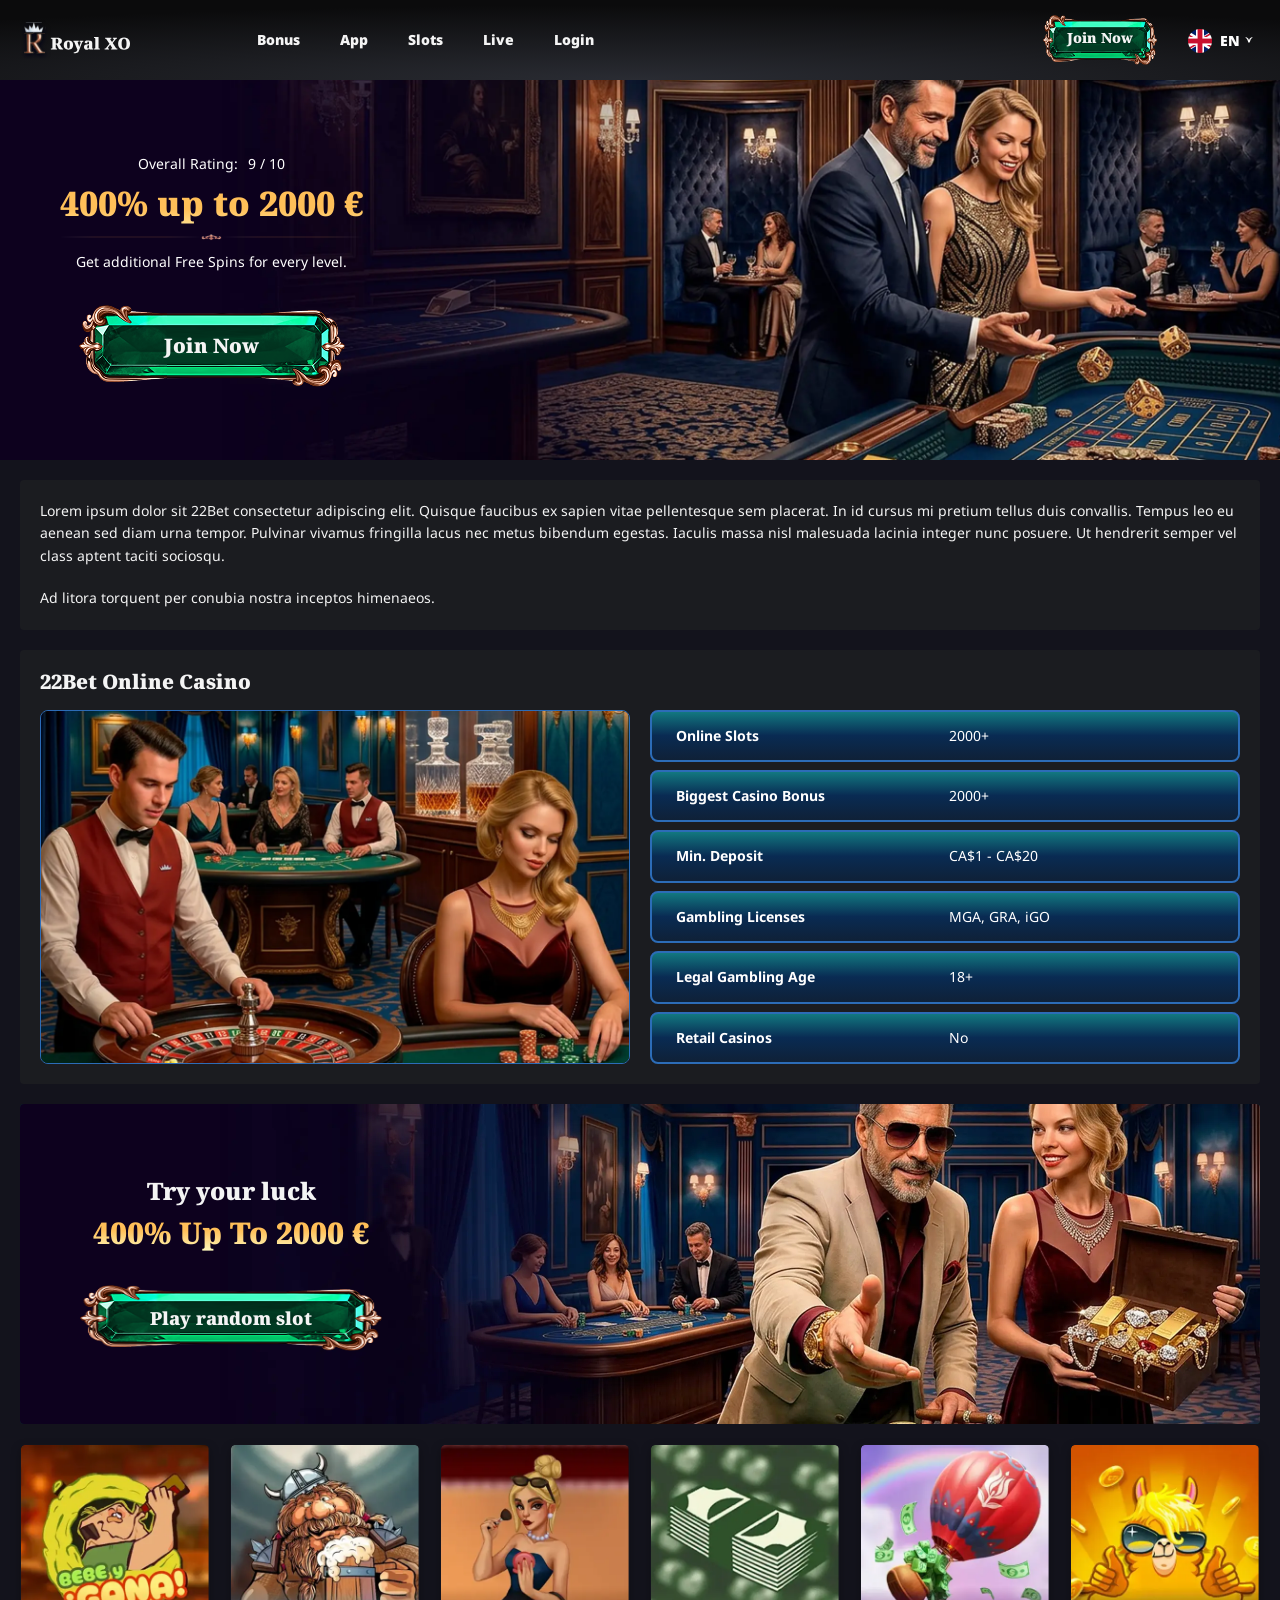
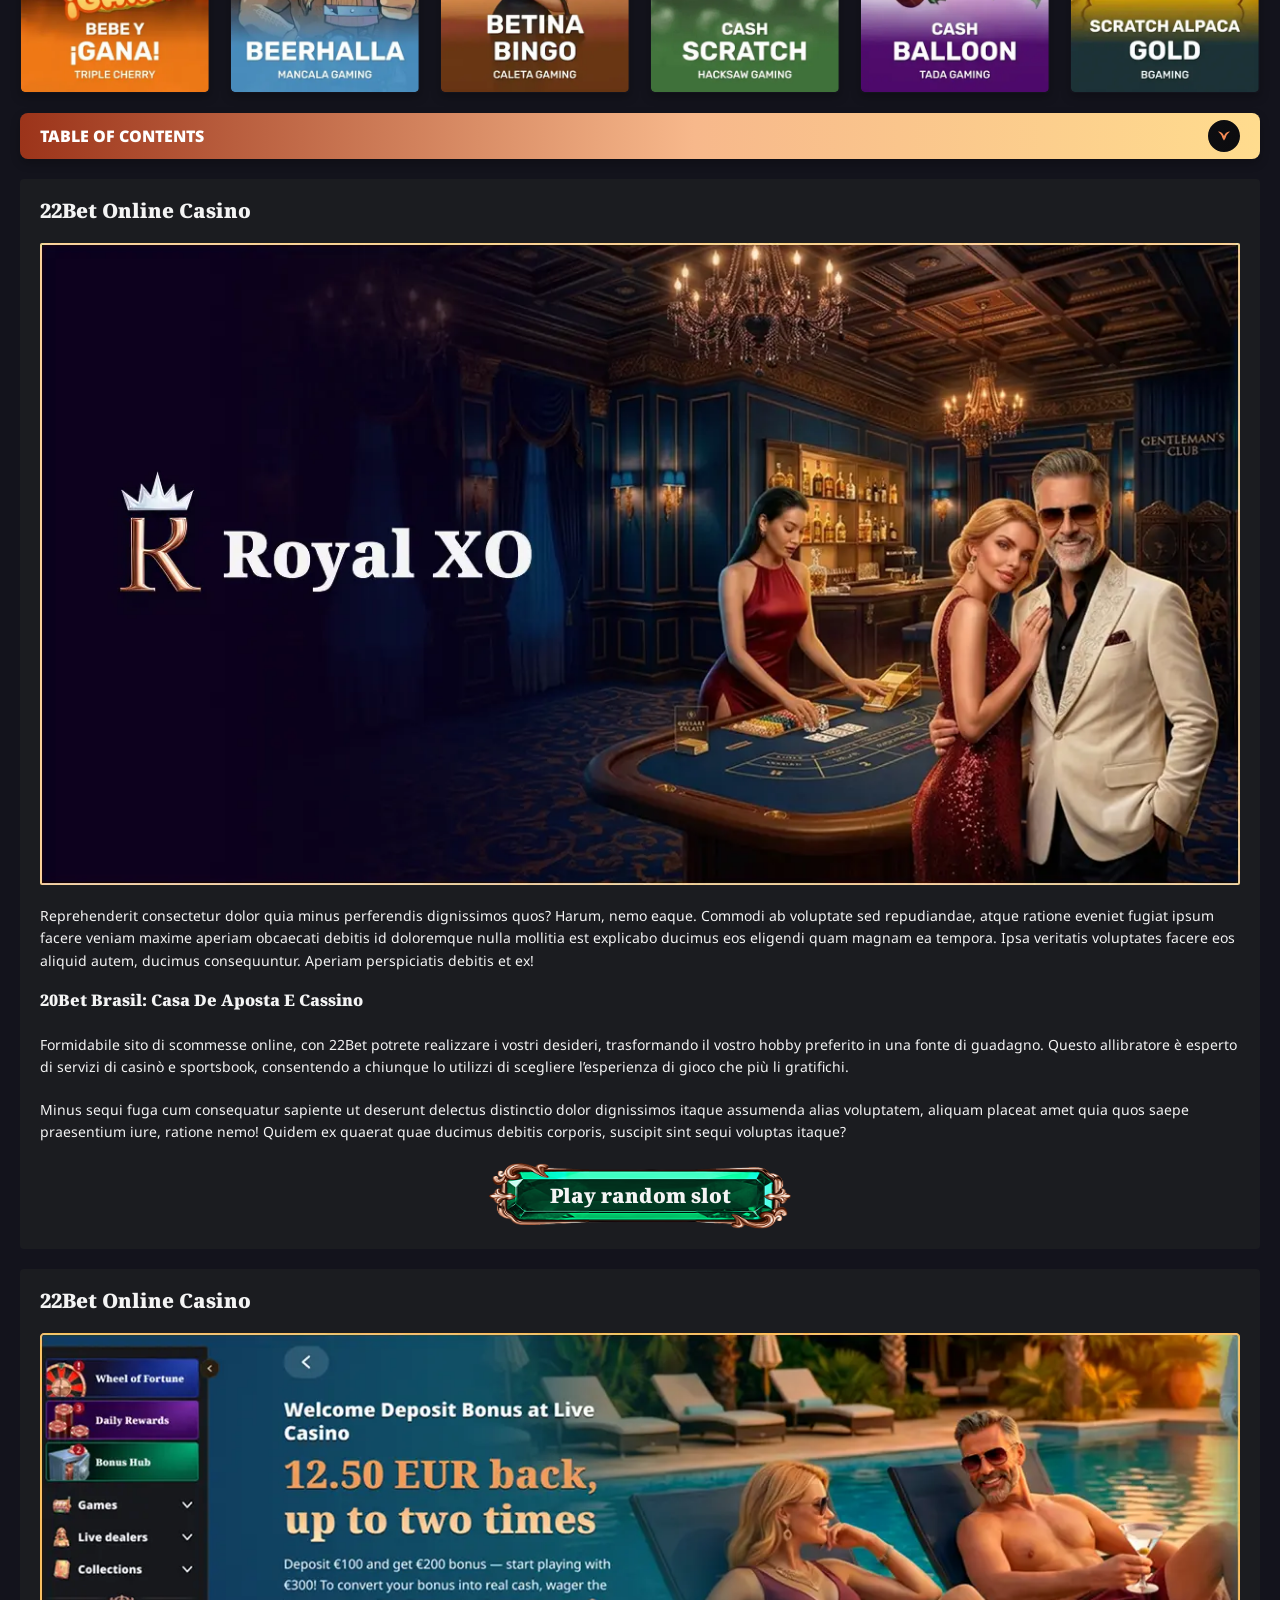
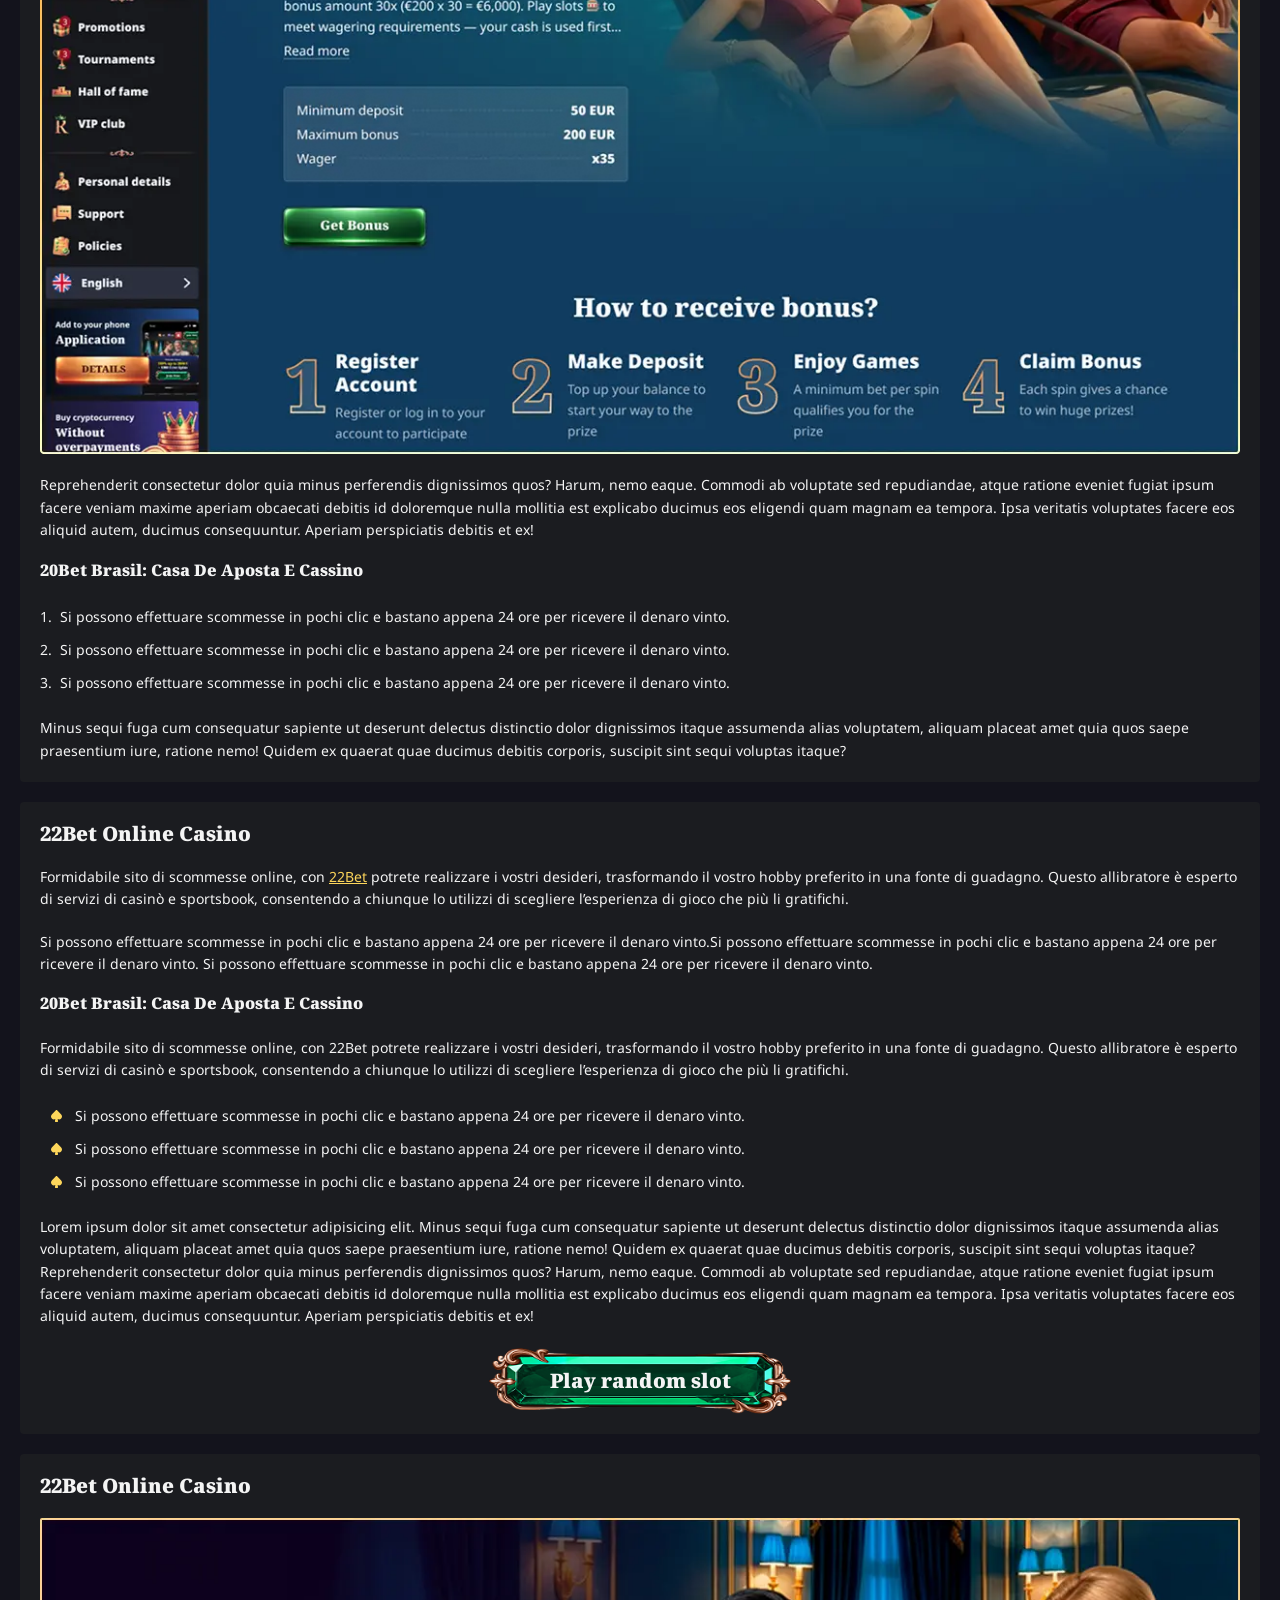
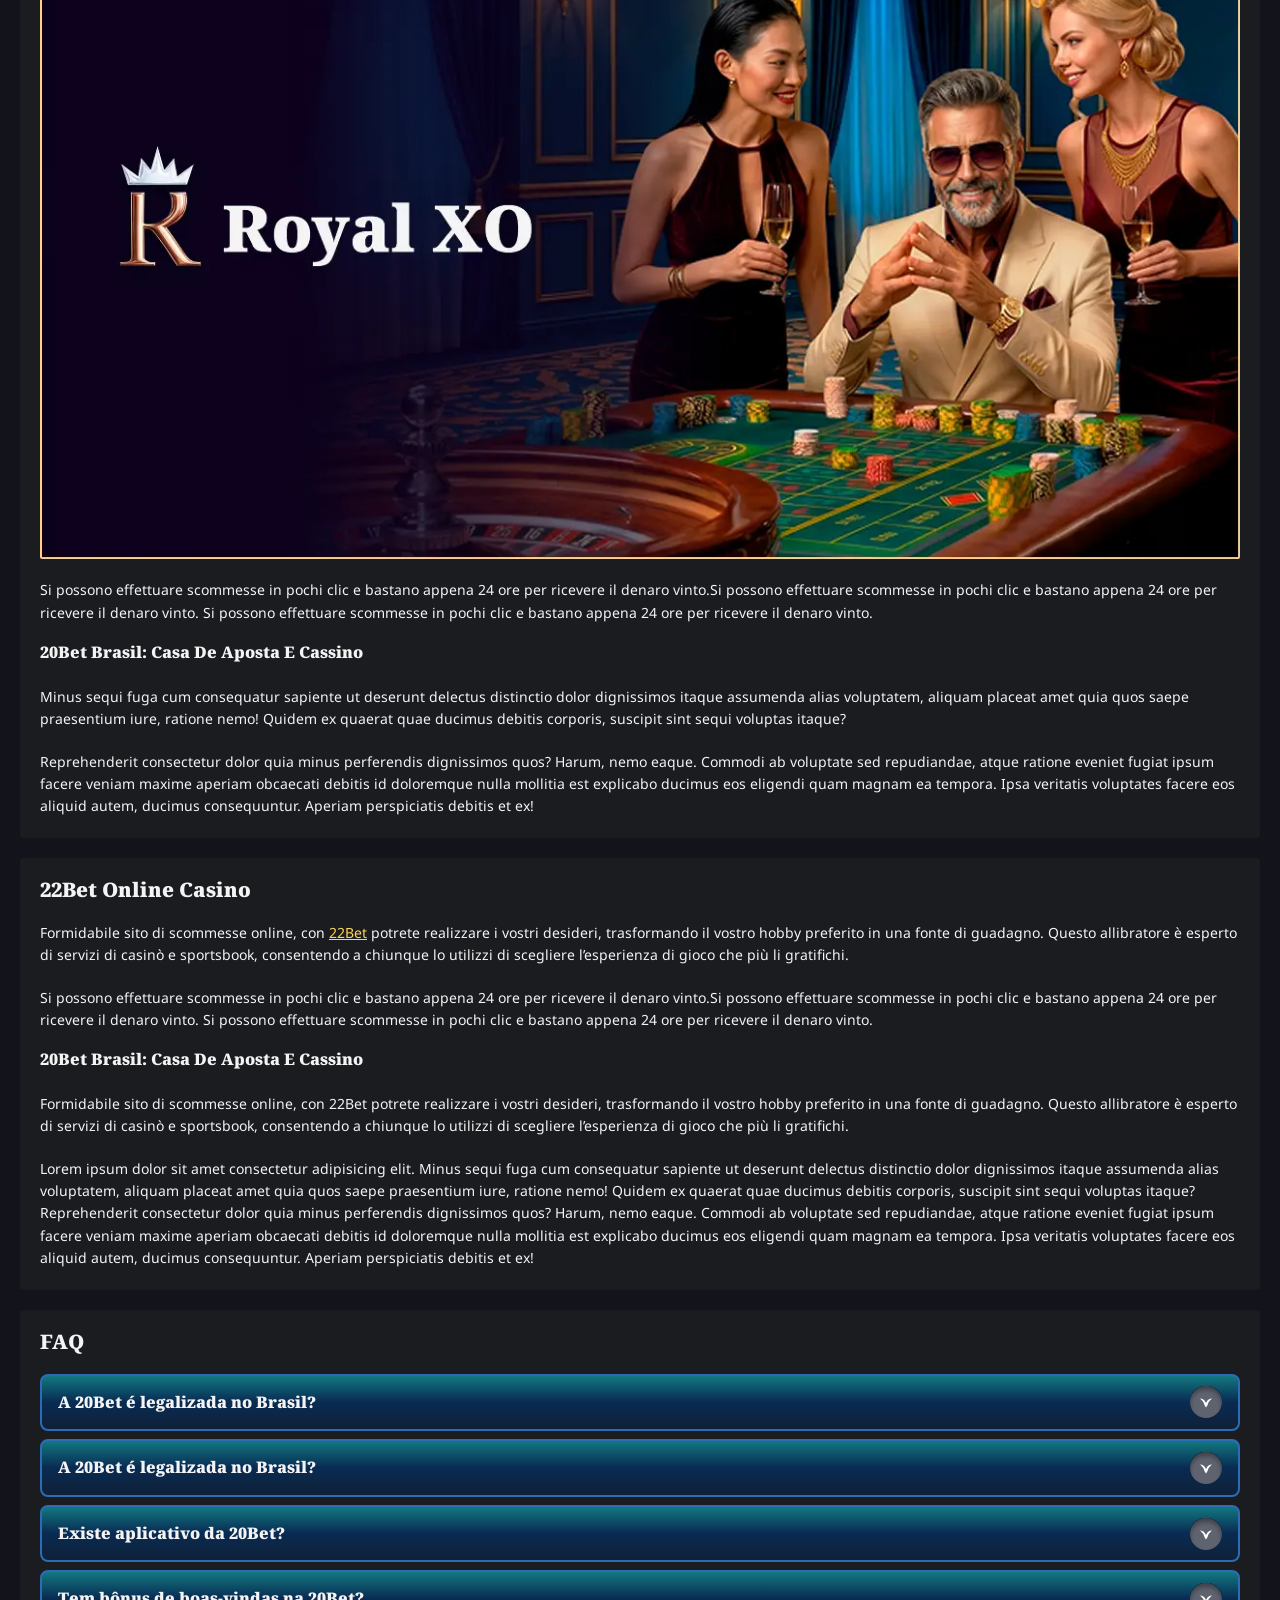
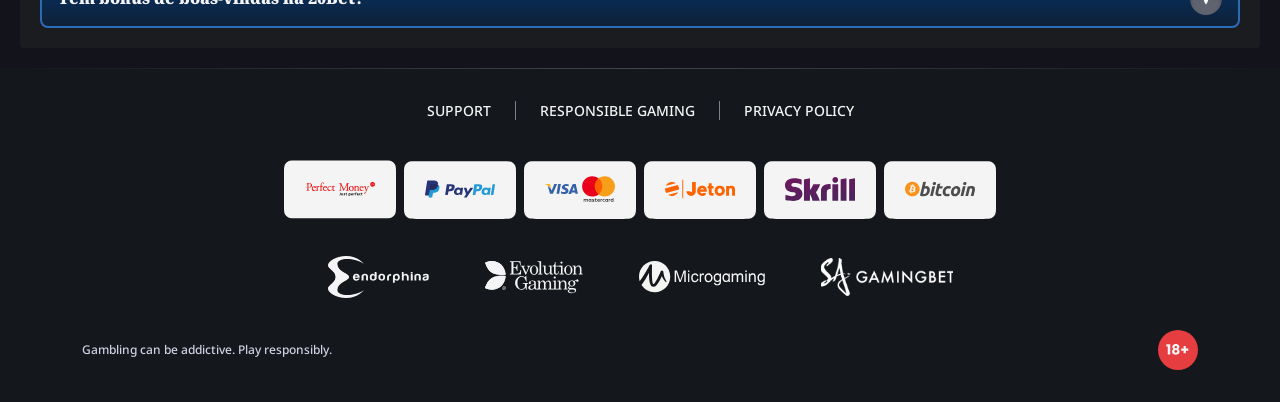
<file: index.html>
<!DOCTYPE html>
<html lang="en">
  <head>
    <meta charset="UTF-8" />
   
    <meta name="viewport" content="width=device-width, initial-scale=1.0" />
    <title>RoyalXo</title>
    <meta name="description" content />
    <meta property="og:site_name" content />
    <meta property="og:title" content />
    <meta property="og:type" content="website" />
    <meta property="og:url" content />
    <meta property="og:image" content />
    <meta property="og:image:alt" content />
    <meta property="og:locale" content="en" />
    <meta property="og:description" content />
    <link rel="preconnect" href="https://fonts.googleapis.com" />
    <link rel="preconnect" href="https://fonts.gstatic.com" crossorigin="anonymous" />
 <link href="https://fonts.googleapis.com/css2?family=Noto+Sans:wght@100;200;300;400;500;600;700;800;900&display=swap" rel="stylesheet">
  <link href="https://fonts.googleapis.com/css2?family=Noto+Serif:wght@100;200;300;400;500;600;700;800;900&display=swap" rel="stylesheet">
 <link rel="stylesheet" href="./css/reset.css" />
    <link rel="stylesheet" href="./css/main.css" />
    <link rel="stylesheet" href="./css/media.css"/>
    <link rel="icon" href="./images/favicon.png" type="image/x-icon"/>
    <script
    src="https://code.jquery.com/jquery-3.6.1.min.js"
    integrity="sha256-o88AwQnZB+VDvE9tvIXrMQaPlFFSUTR+nldQm1LuPXQ="
    crossorigin="anonymous"
  ></script>
  </head>
  <body>
    <header class="header">
      <section class="content header__content">
          <a href="/" class="logo header__logo"
          ><img src="./images/logo.svg" alt="logo" title
        /></a>
        <nav class="menu header__menu">
            <ul class="header__menu-list">
                
              <li class="" >
            
               <a href="./bonus.html" >
                Bonus
              </a>
            </li>
              <li>
                <a href="./app.html">
                 App
                </a>
              </li>
              
       
             
                  <li>
                    <a href="./slots.html">
                   Slots
                  </a></li>
                 
             
              
              
          
               <li>
                <a href="./live.html">
               Live
                </a>
              </li>
          
              <li>
                <a href="./login.html">
               Login
                </a>
              </li>
          
            </ul>
            <div class="header__button header__button-menu " >
              <a href="#" class="button  button__login-menu">Join Now</a>
              
            </div>
           
          </nav>
        
        <button class="header__btn-menu" >
          <svg width="16px" height="16px" viewBox="0 0 16 16" xmlns="http://www.w3.org/2000/svg">
              <rect y="0" width="16" height="3" rx="1.5"></rect>
              <rect y="6.5" width="16" height="3" rx="1.5"></rect>
              <rect y="13" width="16" height="3" rx="1.5"></rect>
            </svg>
        </button>
<a href="#" class="button button__login">Join Now</a>
           
             <div class="header__language">
                <div class="header__flag-wrap">
                  <a class="header__country" href="#">
                    <span><img src="./images/flag.png" alt=" Flag" title /></span>
                     <span>en</span>
                  </a>
                </div>
                <div class="header__flag-menu">
                  <ul>
                   
                    <li>
                      <a href="#" class="header__flag-link">
                        <span>
                          <img src="./images/flag-de.png" alt="flag" title />
                        </span>
                        <span>de</span>
                      </a>
                    </li>
                    <li>
                      <a href="#" class="header__flag-link">
                        <span>
                          <img src="./images/flag-es.png" alt="flag" title />
                        </span>
                        <span>es</span>
                      </a>
                    </li>
                     <li>
                      <a href="#" class="header__flag-link">
                        <span>
                          <img src="./images/flag-pl.png" alt="flag" title />
                        </span>
                        <span>pl</span>
                      </a>
                    </li>
                     <li>
                      <a href="#" class="header__flag-link">
                        <span>
                          <img src="./images/flag-cz.png" alt="flag" title />
                        </span>
                        <span>cz</span>
                      </a>
                    </li>
                     <li>
                      <a href="#" class="header__flag-link">
                        <span>
                          <img src="./images/flag-gr.png" alt="flag" title />
                        </span>
                        <span>gr</span>
                      </a>
                    </li>
                     <li>
                      <a href="#" class="header__flag-link">
                        <span>
                          <img src="./images/flag-hu.png" alt="flag" title />
                        </span>
                        <span>hu</span>
                      </a>
                    </li>
                     <li>
                      <a href="#" class="header__flag-link">
                        <span>
                          <img src="./images/flag-si.png" alt="flag" title />
                        </span>
                        <span>si</span>
                      </a>
                    </li>
                     <li>
                      <a href="#" class="header__flag-link">
                        <span>
                          <img src="./images/flag-it.png" alt="flag" title />
                        </span>
                        <span>it</span>
                      </a>
                    </li>
                     <li>
                      <a href="#" class="header__flag-link">
                        <span>
                          <img src="./images/flag-pt.png" alt="flag" title />
                        </span>
                        <span>pt</span>
                      </a>
                    </li>
                    
                  </ul>
                </div>
              </div>  
            
      </section>
    </header>
     <main class="main home main-page">
        <section class=" hero hero__page">
           
            <div class="background">
              <img src="./images/main/bg-main.webp" alt="hero" title />
              
            </div>
            <div class="hero__wrapper">
              <div class="hero__data">
                <div class="hero__rating" >
                  <p>Overall Rating:</p>
                 
                  <span >
                    <span >9</span>
                  <span>/</span> 
                  <span >10</span>
                  
                  </span>
                </div>
                <h1 class="title general hero__title">
           400% up to 2000 € 
                </h1>
                <p class="hero__text">Get additional Free Spins for every level.</p>
                <a href="#" class="button  hero__button">Join Now</a>
               
              </div>
             
            </div>
          </section>
      <section class="main__wrap main__wrap-page">
       
       <section class="content__wrapper content__wrapper-page">

         
        
       
          <section class="content article">
            <p>Lorem ipsum dolor sit 22Bet consectetur adipiscing elit. Quisque faucibus ex sapien vitae pellentesque sem placerat. In id cursus mi pretium tellus duis convallis. Tempus leo eu aenean sed diam urna tempor. Pulvinar vivamus fringilla lacus nec metus bibendum egestas. Iaculis massa nisl malesuada lacinia integer nunc posuere. Ut hendrerit semper vel class aptent taciti sociosqu.</p>
            <p>Ad litora torquent per conubia nostra inceptos himenaeos.</p>
          </section>
      <section class="content features">
            <h2 class="title high features__title">22Bet Online casino</h2>
             <div class="features__content">
              <div class="features__background ">
              
              <img src="./images/main/features-banner.webp" alt="banner" title />
              
            </div>
              <table class="features__table">
               <tbody class="features__group">
                 
                   <tr>
                   <td>Online slots</td>
                   <td>2000+</td>
                  </tr>
                  <tr>
                   <td>Biggest casino bonus</td>
                   <td>2000+</td>
                  </tr>
                  <tr>
                   <td>Min. deposit</td>
                   <td>CA$1 - CA$20</td>
                  </tr>
              
                     <tr>
                     <td>Gambling licenses</td>
                     <td>MGA, GRA, iGO</td>
                   </tr>
                   <tr>
                     <td>Legal gambling age</td>
                     <td>18+</td>
                   </tr>
                   <tr>
                     <td>Retail casinos</td>
                     <td>No</td>
                   </tr>
                
               </tbody>
             </table>
             </div>
            
         
           </section>  

        
             
             <section class="content banner banner-main">
            <div class="background ">
              
              <img src="./images/main/banner-main.webp" alt="banner" title />
              
            </div>
            <div class="banner__info">
               <p class="banner__subtitle">Try your luck</p>
              <h2 class="title high banner__title-main">
           400% up to 2000 € 
              </h2>
           
              <a href="#" class="button banner__button">Play random slot</a>
              
            </div>
          </section>
          
           <section class="content casino">
           
              <ul class="casino__list  ">
                <li class="casino__item">
                   <a href="#">
                     <div class="casino__wrapper">
                      <img class="casino__img" src="./images/main/card-main1.webp" alt="" title>
                    <div class="casino__hover casino__hover-live">
                        
                        <div class="casino-box">
                            
                        <span  class="button  casino__buttons">Play now</span>
                        </div>
                    </div>
                    </div>
                    
                   </a>
                </li>
                <li class="casino__item">
                   <a href="#">
                     <div class="casino__wrapper">
                      <img class="casino__img" src="./images/main/card-main2.webp" alt="" title>
                    <div class="casino__hover casino__hover-live">
                        
                        <div class="casino-box">
                            
                        <span  class="button  casino__buttons">Play now</span>
                        </div>
                    </div>
                    </div>
                    
                   </a>
                </li>
                 <li class="casino__item">
                   <a href="#">
                     <div class="casino__wrapper">
                      <img class="casino__img" src="./images/main/card-main3.webp" alt="" title>
                    <div class="casino__hover casino__hover-live">
                        
                        <div class="casino-box">
                            
                        <span  class="button  casino__buttons">Play now</span>
                        </div>
                    </div>
                    </div>
                    
                   </a>
                </li>
                 <li class="casino__item">
                   <a href="#">
                     <div class="casino__wrapper">
                      <img class="casino__img" src="./images/main/card-main4.webp" alt="" title>
                    <div class="casino__hover casino__hover-live">
                        
                        <div class="casino-box">
                            
                        <span  class="button  casino__buttons">Play now</span>
                        </div>
                    </div>
                    </div>
                    
                   </a>
                </li>
                 <li class="casino__item">
                   <a href="#">
                     <div class="casino__wrapper">
                      <img class="casino__img" src="./images/main/card-main5.webp" alt="" title>
                    <div class="casino__hover casino__hover-live">
                        
                        <div class="casino-box">
                            
                        <span  class="button  casino__buttons">Play now</span>
                        </div>
                    </div>
                    </div>
                    
                   </a>
                </li>
                 <li class="casino__item">
                   <a href="#">
                     <div class="casino__wrapper">
                      <img class="casino__img" src="./images/main/card-main6.webp" alt="" title>
                    <div class="casino__hover casino__hover-live">
                        
                        <div class="casino-box">
                            
                        <span  class="button  casino__buttons">Play now</span>
                        </div>
                    </div>
                    </div>
                    
                   </a>
                </li>
              </ul>
         </section>
              <section class="content menu-review__content">
              

            
                <div class="menu__review-desk menu__review-content">table of contents</div>
                <ul class="menu__review menu__review-list">
                  <li><a href="#">Casa de Aposta e Cassino</a></li>
                    <li><a href="#">Casa de Aposta e Cassino</a></li>
                      <li><a href="#">Casa de Aposta e Cassino</a></li>
                        <li><a href="#">Casa de Aposta e Cassino</a></li>
                           <li><a href="#">Frequently Asked Questions</a></li>
                         
                          
                </ul>
             
          
          </section>
          
        
          <section class="content article">
            <h2 class="title high article__title">22Bet Online casino</h2>
             <div class="images">
              <img src="./images/main/image1-main.webp" alt="banner" title />
            </div>
            <p>
             Reprehenderit consectetur dolor quia minus perferendis dignissimos quos? Harum, nemo eaque. Commodi ab voluptate sed repudiandae, atque ratione eveniet fugiat ipsum facere veniam maxime aperiam obcaecati debitis id doloremque nulla mollitia est explicabo ducimus eos eligendi quam magnam ea tempora. Ipsa veritatis voluptates facere eos aliquid autem, ducimus consequuntur. Aperiam perspiciatis debitis et ex!</p>
           <h3>20Bet Brasil: Casa de Aposta e Cassino</h3>
          <p>Formidabile sito di scommesse online, con 22Bet potrete realizzare i vostri desideri, trasformando il vostro hobby preferito in una fonte di guadagno. Questo allibratore è esperto di servizi di casinò e sportsbook, consentendo a chiunque lo utilizzi di scegliere l’esperienza di gioco che più li gratifichi.</p>
                <p>Minus sequi fuga cum consequatur sapiente ut deserunt delectus distinctio dolor dignissimos itaque assumenda alias voluptatem, aliquam placeat amet quia quos saepe praesentium iure, ratione nemo! Quidem ex quaerat quae ducimus debitis corporis, suscipit sint sequi voluptas itaque? </p>
             <a href="#" class="button">Play random slot</a>
              </section>
           <section class="content article">
            <h2 class="title high article__title">22Bet Online casino</h2>
             <div class="images">
              <img src="./images/main/image2-main.webp" alt="banner" title />
            </div>
             <p>
             Reprehenderit consectetur dolor quia minus perferendis dignissimos quos? Harum, nemo eaque. Commodi ab voluptate sed repudiandae, atque ratione eveniet fugiat ipsum facere veniam maxime aperiam obcaecati debitis id doloremque nulla mollitia est explicabo ducimus eos eligendi quam magnam ea tempora. Ipsa veritatis voluptates facere eos aliquid autem, ducimus consequuntur. Aperiam perspiciatis debitis et ex!</p>
            <h3>20Bet Brasil: Casa de Aposta e Cassino</h3>
           <ol>
            <li>Si possono effettuare scommesse in pochi clic e bastano appena 24 ore per ricevere il denaro vinto.</li>
            <li>Si possono effettuare scommesse in pochi clic e bastano appena 24 ore per ricevere il denaro vinto.</li>
            <li>Si possono effettuare scommesse in pochi clic e bastano appena 24 ore per ricevere il denaro vinto.</li>
                </ol>
                <p>Minus sequi fuga cum consequatur sapiente ut deserunt delectus distinctio dolor dignissimos itaque assumenda alias voluptatem, aliquam placeat amet quia quos saepe praesentium iure, ratione nemo! Quidem ex quaerat quae ducimus debitis corporis, suscipit sint sequi voluptas itaque? </p>
          
          </section>
            <section class="content article">
            <h2 class="title high article__title">22Bet Online casino</h2>
            <p>
              Formidabile sito di scommesse online, con <a href="#">22Bet</a> potrete realizzare i vostri desideri, trasformando il vostro hobby preferito in una fonte di guadagno. Questo allibratore è esperto di servizi di casinò e sportsbook, consentendo a chiunque lo utilizzi di scegliere l’esperienza di gioco che più li gratifichi.
            </p>
            <p>Si possono effettuare scommesse in pochi clic e bastano appena 24 ore per ricevere il denaro vinto.Si possono effettuare scommesse in pochi clic e bastano appena 24 ore per ricevere il denaro vinto. Si possono effettuare scommesse in pochi clic e bastano appena 24 ore per ricevere il denaro vinto.</p>
            <h3>20Bet Brasil: Casa de Aposta e Cassino</h3>
            <p>Formidabile sito di scommesse online, con 22Bet potrete realizzare i vostri desideri, trasformando il vostro hobby preferito in una fonte di guadagno. Questo allibratore è esperto di servizi di casinò e sportsbook, consentendo a chiunque lo utilizzi di scegliere l’esperienza di gioco che più li gratifichi.</p>
            <ul>
            <li>Si possono effettuare scommesse in pochi clic e bastano appena 24 ore per ricevere il denaro vinto.</li>
            <li>Si possono effettuare scommesse in pochi clic e bastano appena 24 ore per ricevere il denaro vinto.</li>
            <li>Si possono effettuare scommesse in pochi clic e bastano appena 24 ore per ricevere il denaro vinto.</li>
                </ul>
           <p>Lorem ipsum dolor sit amet consectetur adipisicing elit. Minus sequi fuga cum consequatur sapiente ut deserunt delectus distinctio dolor dignissimos itaque assumenda alias voluptatem, aliquam placeat amet quia quos saepe praesentium iure, ratione nemo! Quidem ex quaerat quae ducimus debitis corporis, suscipit sint sequi voluptas itaque? Reprehenderit consectetur dolor quia minus perferendis dignissimos quos? Harum, nemo eaque. Commodi ab voluptate sed repudiandae, atque ratione eveniet fugiat ipsum facere veniam maxime aperiam obcaecati debitis id doloremque nulla mollitia est explicabo ducimus eos eligendi quam magnam ea tempora. Ipsa veritatis voluptates facere eos aliquid autem, ducimus consequuntur. Aperiam perspiciatis debitis et ex!</p>
             <a href="#" class="button">Play random slot</a>
          </section>
           <section class="content article">
            <h2 class="title high article__title">22Bet Online casino</h2>
             <div class="images">
              <img src="./images/main/image3-main.webp" alt="banner" title />
            </div>
           
             <p>Si possono effettuare scommesse in pochi clic e bastano appena 24 ore per ricevere il denaro vinto.Si possono effettuare scommesse in pochi clic e bastano appena 24 ore per ricevere il denaro vinto. Si possono effettuare scommesse in pochi clic e bastano appena 24 ore per ricevere il denaro vinto.</p>
            <h3>20Bet Brasil: Casa de Aposta e Cassino</h3>
                <p>Minus sequi fuga cum consequatur sapiente ut deserunt delectus distinctio dolor dignissimos itaque assumenda alias voluptatem, aliquam placeat amet quia quos saepe praesentium iure, ratione nemo! Quidem ex quaerat quae ducimus debitis corporis, suscipit sint sequi voluptas itaque? </p>
          <p>
             Reprehenderit consectetur dolor quia minus perferendis dignissimos quos? Harum, nemo eaque. Commodi ab voluptate sed repudiandae, atque ratione eveniet fugiat ipsum facere veniam maxime aperiam obcaecati debitis id doloremque nulla mollitia est explicabo ducimus eos eligendi quam magnam ea tempora. Ipsa veritatis voluptates facere eos aliquid autem, ducimus consequuntur. Aperiam perspiciatis debitis et ex!</p>
           
              </section>
          
           <section class="content article">
            <h2 class="title high article__title">22Bet Online casino</h2>
            <p>
              Formidabile sito di scommesse online, con <a href="#">22Bet</a> potrete realizzare i vostri desideri, trasformando il vostro hobby preferito in una fonte di guadagno. Questo allibratore è esperto di servizi di casinò e sportsbook, consentendo a chiunque lo utilizzi di scegliere l’esperienza di gioco che più li gratifichi.
            </p>
            <p>Si possono effettuare scommesse in pochi clic e bastano appena 24 ore per ricevere il denaro vinto.Si possono effettuare scommesse in pochi clic e bastano appena 24 ore per ricevere il denaro vinto. Si possono effettuare scommesse in pochi clic e bastano appena 24 ore per ricevere il denaro vinto.</p>
            <h3>20Bet Brasil: Casa de Aposta e Cassino</h3>
            <p>Formidabile sito di scommesse online, con 22Bet potrete realizzare i vostri desideri, trasformando il vostro hobby preferito in una fonte di guadagno. Questo allibratore è esperto di servizi di casinò e sportsbook, consentendo a chiunque lo utilizzi di scegliere l’esperienza di gioco che più li gratifichi.</p>
          
           <p>Lorem ipsum dolor sit amet consectetur adipisicing elit. Minus sequi fuga cum consequatur sapiente ut deserunt delectus distinctio dolor dignissimos itaque assumenda alias voluptatem, aliquam placeat amet quia quos saepe praesentium iure, ratione nemo! Quidem ex quaerat quae ducimus debitis corporis, suscipit sint sequi voluptas itaque? Reprehenderit consectetur dolor quia minus perferendis dignissimos quos? Harum, nemo eaque. Commodi ab voluptate sed repudiandae, atque ratione eveniet fugiat ipsum facere veniam maxime aperiam obcaecati debitis id doloremque nulla mollitia est explicabo ducimus eos eligendi quam magnam ea tempora. Ipsa veritatis voluptates facere eos aliquid autem, ducimus consequuntur. Aperiam perspiciatis debitis et ex!</p>
             
          </section>

          <section class="content faq">
            <h2 class="title high faq__title"> FAQ </h2>
            <ol class="faq__list " >
              <li class="faq__item"  >
                <h3 class="title medium faq__subtitle js-button-expander js-button-expander--faq"  > A 20Bet é legalizada no Brasil?
                 </h3>
                <div  class="faq__answer js-expand-content js-expand-content--faq" >
                  <p  >
                  Lorem ipsum dolor sit amet, consectetur adipisicing elit. Dolorum velit harum repellendus quia distinctio dolorem temporibus totam nostrum facilis, incidunt ab dolor vel. Ipsum provident laborum atque, iste dolorum cupiditate at nam. Dignissimos accusamus ipsam, amet perspiciatis dolore quibusdam provident. </p>
                </div>
              </li>
               <li class="faq__item"  >
                <h3 class="title medium faq__subtitle js-button-expander js-button-expander--faq"  > A 20Bet é legalizada no Brasil?
                 </h3>
                <div  class="faq__answer js-expand-content js-expand-content--faq" >
                  <p  >
                  Lorem ipsum dolor sit amet, consectetur adipisicing elit. Dolorum velit harum repellendus quia distinctio dolorem temporibus totam nostrum facilis, incidunt ab dolor vel. Ipsum provident laborum atque, iste dolorum cupiditate at nam. Dignissimos accusamus ipsam, amet perspiciatis dolore quibusdam provident. </p>
                </div>
              </li>
              <li class="faq__item"  >
                <h3 class="title medium faq__subtitle js-button-expander js-button-expander--faq"  >Existe aplicativo da 20Bet?</h3>
                <div class="faq__answer js-expand-content js-expand-content--faq" >
                  <p  >
                 Lorem ipsum dolor sit amet, consectetur adipisicing elit. Dolorum velit harum repellendus quia distinctio dolorem temporibus totam nostrum facilis, incidunt ab dolor vel. Ipsum provident laborum atque, iste dolorum cupiditate at nam. Dignissimos accusamus ipsam, amet perspiciatis dolore quibusdam provident. </p>
                </div>
              </li> 
              <li class="faq__item"  >
                <h3 class="title medium faq__subtitle js-button-expander js-button-expander--faq"  >Tem bônus de boas-vindas na 20Bet?</h3>
                <div class="faq__answer js-expand-content js-expand-content--faq" >
                  <p  >
                  Lorem ipsum dolor sit amet, consectetur adipisicing elit. Dolorum velit harum repellendus quia distinctio dolorem temporibus totam nostrum facilis, incidunt ab dolor vel. Ipsum provident laborum atque, iste dolorum cupiditate at nam. Dignissimos accusamus ipsam, amet perspiciatis dolore quibusdam provident. </p>
                </div>
              </li> 
            
             
            </ol>
          </section>
          
        </section> 
      
        <div class=""  onclick="scrollToTop()">
          <button class="main__arrow" id="scrollToTopBtn"></button>
        </div> 
        
      </section>
    </main> 
     <footer class=" footer ">
      <section class="content footer__content">
        <ul class="footer__menu">
        
         <li><a href="./support.html">Support</a></li>
         <li><a href="./responsible.html">Responsible Gaming</a></li>
         <li><a href="./policy.html">Privacy Policy</a></li>
         
        </ul>
       
          <ul class="footer__cards-list">
           
            
            <li>
              <a href="#"
                ><img
                  src="./images/footer-img1.svg"
                  alt="image"
                  title
              /></a>
            </li>
             <li>
              <a href="#"
                ><img
                  src="./images/footer-img2.svg"
                  alt="image"
                  title
              /></a>
            </li>
             <li>
              <a href="#"
                ><img
                  src="./images/footer-img3.svg"
                  alt="image"
                  title
              /></a>
            </li>
             <li>
              <a href="#"
                ><img
                  src="./images/footer-img4.svg"
                  alt="image"
                  title
              /></a>
            </li>
             <li>
              <a href="#"
                ><img
                  src="./images/footer-img5.svg"
                  alt="image"
                  title
              /></a>
            </li>
             <li>
              <a href="#"
                ><img
                  src="./images/footer-img6.svg"
                  alt="image"
                  title
              /></a>
            </li>
           
           
          </ul>
         <ul class="footer__cards-list footer__cards">
           
            
            <li>
              <a href="#"
                ><img
                  src="./images/footer-img7.svg"
                  alt="image"
                  title
              /></a>
            </li>
              <li>
              <a href="#"
                ><img
                  src="./images/footer-img8.svg"
                  alt="image"
                  title
              /></a>
            </li>
              <li>
              <a href="#"
                ><img
                  src="./images/footer-img9.svg"
                  alt="image"
                  title
              /></a>
            </li>
              <li>
              <a href="#"
                ><img
                  src="./images/footer-img10.svg"
                  alt="image"
                  title
              /></a>
            </li>
         </ul>
     <div class="footer__wrapp">
          <div class="footer__text">
            <p>Gambling can be addictive. Play responsibly. 
</p>
           
          </div>
         
      <div class="footer__age">
            <img src="./images/age.svg" alt="age" title />
          </div>
     </div>
      </section>
    </footer>
    <script src="./js/arrowUp.js" defer></script>
    <script src="./js/sidebar.js" defer></script>
    <script src="./js/expander.js" defer></script>
    <script src="./js/mobile-menu.js" defer></script>
    <script src="./js/flag.js" defer></script>
  </body>
</html>
</file>
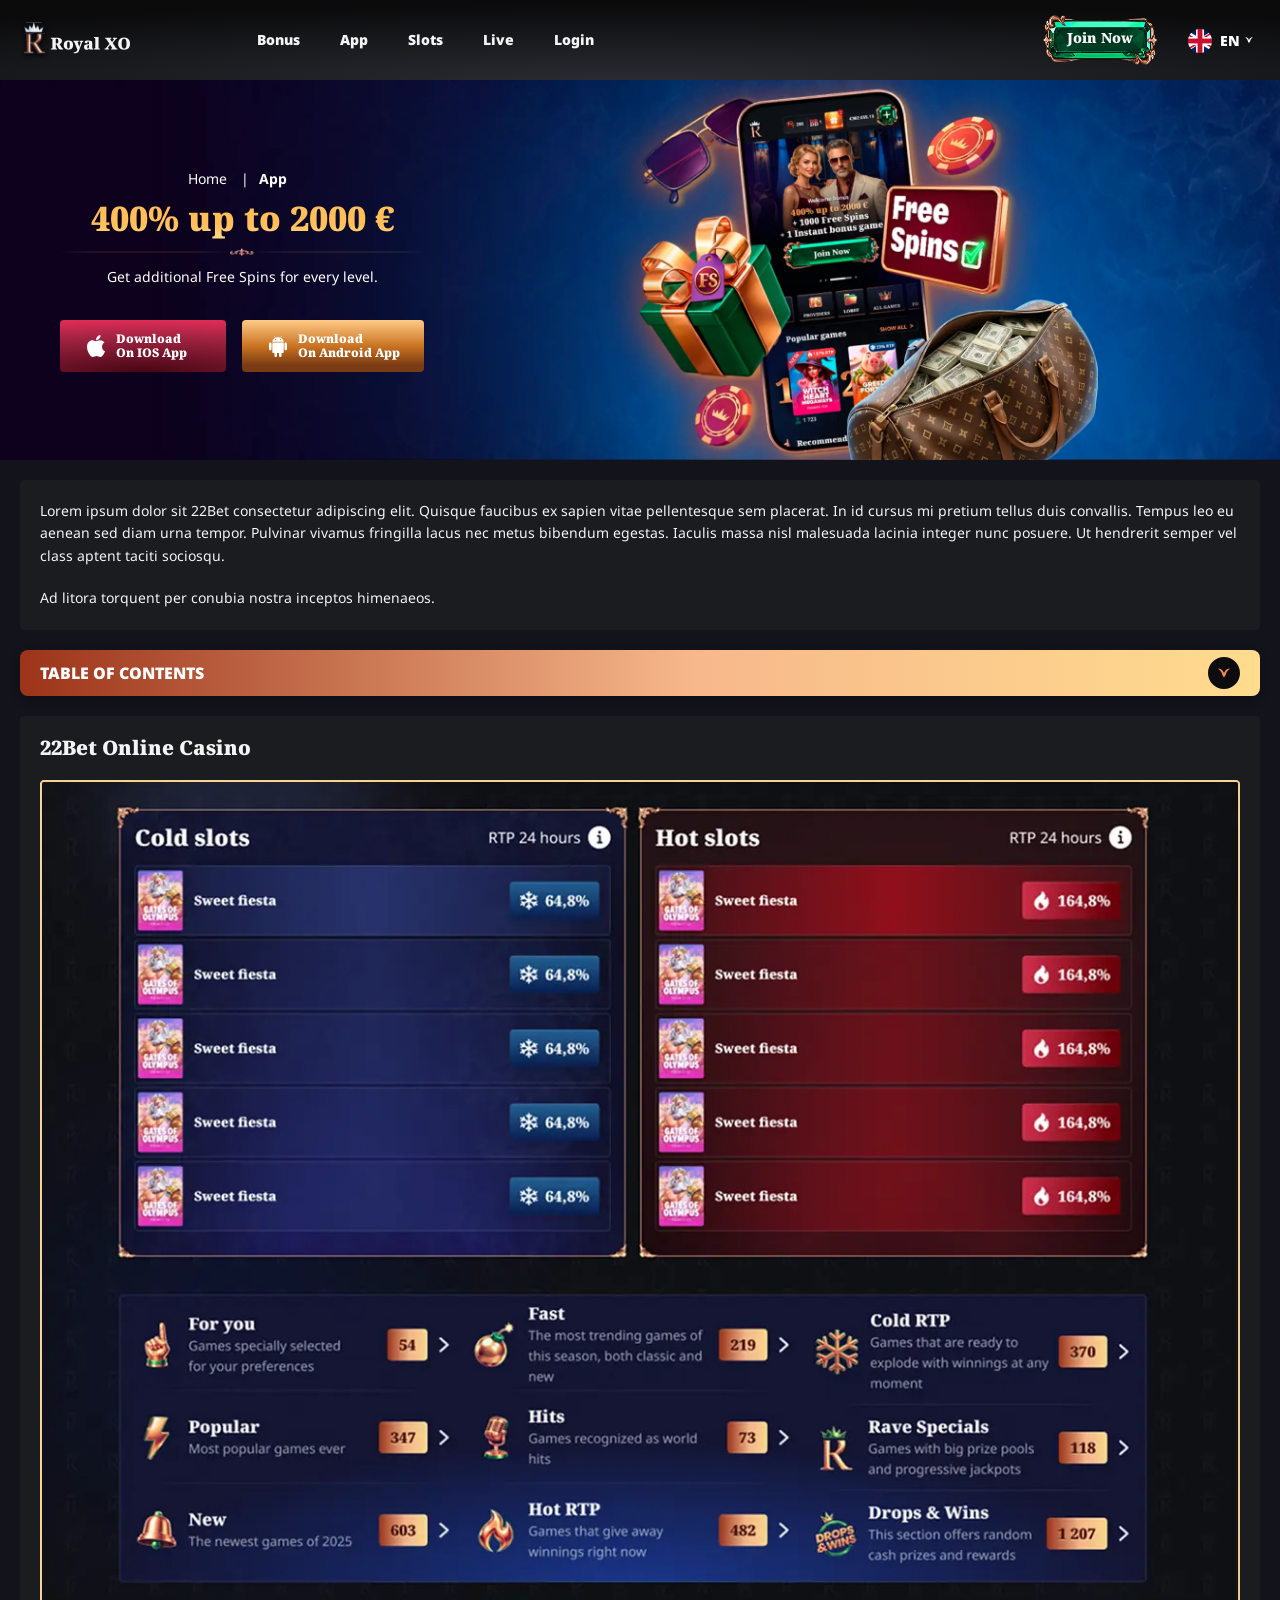
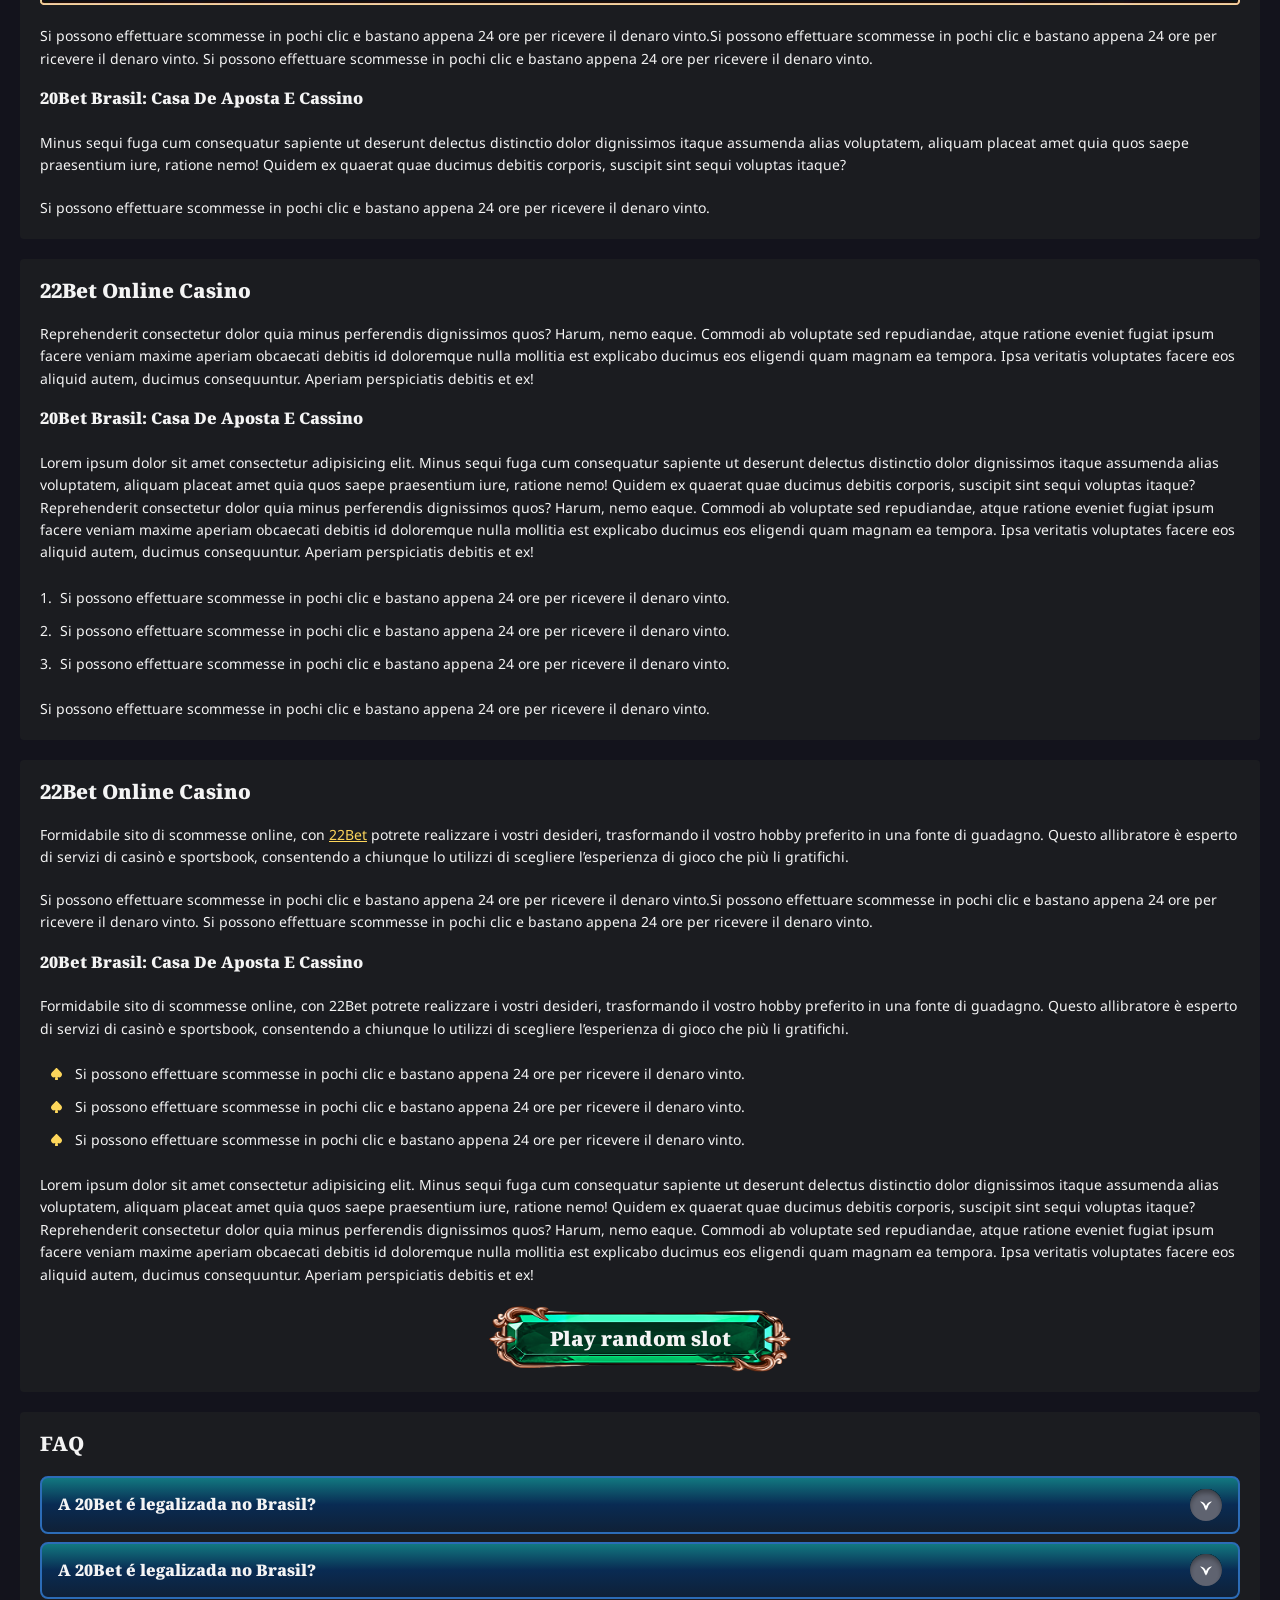
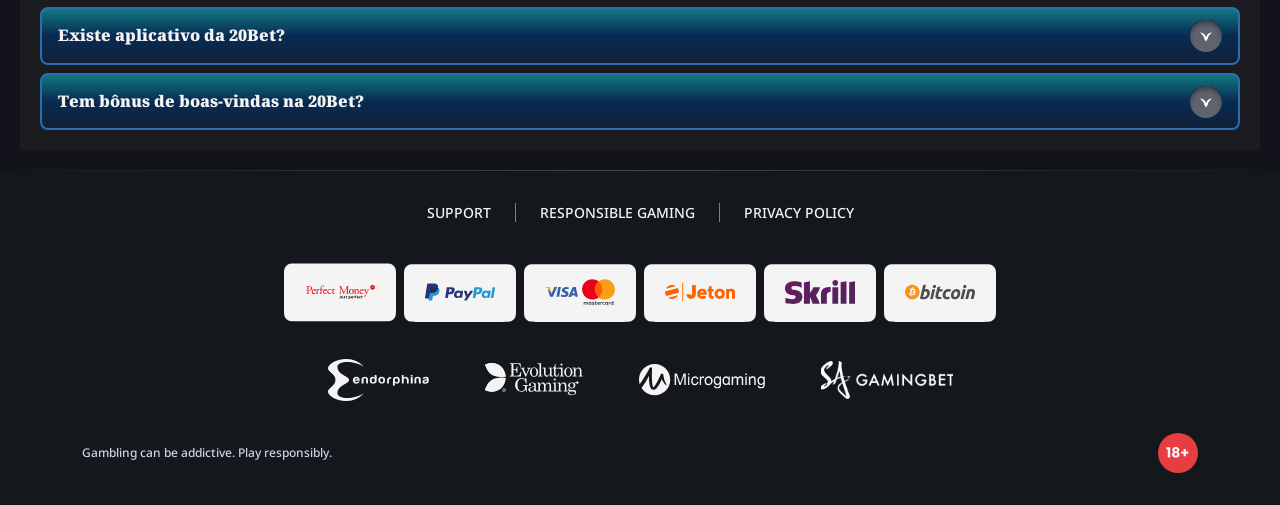
<file: app.html>
<!DOCTYPE html>
<html lang="en">
  <head>
    <meta charset="UTF-8" />
   
    <meta name="viewport" content="width=device-width, initial-scale=1.0" />
    <title>RoyalXo </title>
    <meta name="description" content />
    <meta property="og:site_name" content />
    <meta property="og:title" content />
    <meta property="og:type" content="website" />
    <meta property="og:url" content />
    <meta property="og:image" content />
    <meta property="og:image:alt" content />
    <meta property="og:locale" content="en" />
    <meta property="og:description" content />
    <link rel="preconnect" href="https://fonts.googleapis.com" />
    <link rel="preconnect" href="https://fonts.gstatic.com" crossorigin="anonymous" />
 <link href="https://fonts.googleapis.com/css2?family=Noto+Sans:wght@100;200;300;400;500;600;700;800;900&display=swap" rel="stylesheet">
  <link href="https://fonts.googleapis.com/css2?family=Noto+Serif:wght@100;200;300;400;500;600;700;800;900&display=swap" rel="stylesheet">
 
   <link rel="stylesheet" href="./css/reset.css" />
    <link rel="stylesheet" href="./css/main.css" />
    <link rel="stylesheet" href="./css/media.css"/>
    <link rel="icon" href="./images/favicon.png" type="image/x-icon"/>
    <script
    src="https://code.jquery.com/jquery-3.6.1.min.js"
    integrity="sha256-o88AwQnZB+VDvE9tvIXrMQaPlFFSUTR+nldQm1LuPXQ="
    crossorigin="anonymous"
  ></script>
  </head>
  <body>
<header class="header">
      <section class="content header__content">
          <a href="/" class="logo header__logo"
          ><img src="./images/logo.svg" alt="logo" title
        /></a>
        <nav class="menu header__menu">
            <ul class="header__menu-list">
                
              <li class="" >
            
               <a href="./bonus.html" >
                Bonus
              </a>
            </li>
              <li>
                <a href="./app.html">
                 App
                </a>
              </li>
              
       
             
                  <li>
                    <a href="./slots.html">
                   Slots
                  </a></li>
                 
             
              
              
          
               <li>
                <a href="./live.html">
               Live
                </a>
              </li>
          
              <li>
                <a href="./login.html">
               Login
                </a>
              </li>
          
            </ul>
            <div class="header__button header__button-menu " >
              <a href="#" class="button  button__login-menu">Join Now</a>
              
            </div>
           
          </nav>
        
        <button class="header__btn-menu" >
          <svg width="16px" height="16px" viewBox="0 0 16 16" xmlns="http://www.w3.org/2000/svg">
              <rect y="0" width="16" height="3" rx="1.5"></rect>
              <rect y="6.5" width="16" height="3" rx="1.5"></rect>
              <rect y="13" width="16" height="3" rx="1.5"></rect>
            </svg>
        </button>
<a href="#" class="button button__login">Join Now</a>
           
             <div class="header__language">
                <div class="header__flag-wrap">
                  <a class="header__country" href="#">
                    <span><img src="./images/flag.png" alt=" Flag" title /></span>
                     <span>en</span>
                  </a>
                </div>
                <div class="header__flag-menu">
                  <ul>
                   
                    <li>
                      <a href="#" class="header__flag-link">
                        <span>
                          <img src="./images/flag-de.png" alt="flag" title />
                        </span>
                        <span>de</span>
                      </a>
                    </li>
                    <li>
                      <a href="#" class="header__flag-link">
                        <span>
                          <img src="./images/flag-es.png" alt="flag" title />
                        </span>
                        <span>es</span>
                      </a>
                    </li>
                     <li>
                      <a href="#" class="header__flag-link">
                        <span>
                          <img src="./images/flag-pl.png" alt="flag" title />
                        </span>
                        <span>pl</span>
                      </a>
                    </li>
                     <li>
                      <a href="#" class="header__flag-link">
                        <span>
                          <img src="./images/flag-cz.png" alt="flag" title />
                        </span>
                        <span>cz</span>
                      </a>
                    </li>
                     <li>
                      <a href="#" class="header__flag-link">
                        <span>
                          <img src="./images/flag-gr.png" alt="flag" title />
                        </span>
                        <span>gr</span>
                      </a>
                    </li>
                     <li>
                      <a href="#" class="header__flag-link">
                        <span>
                          <img src="./images/flag-hu.png" alt="flag" title />
                        </span>
                        <span>hu</span>
                      </a>
                    </li>
                     <li>
                      <a href="#" class="header__flag-link">
                        <span>
                          <img src="./images/flag-si.png" alt="flag" title />
                        </span>
                        <span>si</span>
                      </a>
                    </li>
                     <li>
                      <a href="#" class="header__flag-link">
                        <span>
                          <img src="./images/flag-it.png" alt="flag" title />
                        </span>
                        <span>it</span>
                      </a>
                    </li>
                     <li>
                      <a href="#" class="header__flag-link">
                        <span>
                          <img src="./images/flag-pt.png" alt="flag" title />
                        </span>
                        <span>pt</span>
                      </a>
                    </li>
                    
                  </ul>
                </div>
              </div>  
            
      </section>
    </header>
     <main class="main home main-page">
        <section class=" hero hero__page">
           
            <div class="background ">
              <img src="./images/app/bg-app.webp" alt="hero" title />
              
            </div>
            <div class="hero__wrapper hero__wrapper-page">
              <div class="hero__data hero__data-bonus">
                <ul
                class="breadcrumbs "
                
              >
                <li
                  
                >
                  <a href="/" >
                    <span >Home</span></a
                  >
                 
                </li>
                <li
                  
                >
                  <a href="#" > <span >App</span></a>
                 
                </li>
              </ul>
                <h1 class="title general hero__title">
             400% up to 2000 € 
                </h1>
                 <p class="hero__text"> Get additional Free Spins for every level.</p>
               
              <div class="banner__content banner__content-app">
             
                  <a href="#" class="banner__btn banner__btn-app">
                    <img src="./images/main/apple-app.svg" alt="icon" title>
                   Download </br>
on IOS App
                  </a>
                  <a href="#" class="banner__btn banner__btn-android"
                    > <img src="./images/main/android-app.svg" alt="icon" title>Download   </br>
on Android App</a
                  >
                </div>
              </div>
             
            </div>
          </section>
      <section class="main__wrap main__wrap-page">
       
       <section class="content__wrapper content__wrapper-page">
  <section class="content article">
            <p>Lorem ipsum dolor sit 22Bet consectetur adipiscing elit. Quisque faucibus ex sapien vitae pellentesque sem placerat. In id cursus mi pretium tellus duis convallis. Tempus leo eu aenean sed diam urna tempor. Pulvinar vivamus fringilla lacus nec metus bibendum egestas. Iaculis massa nisl malesuada lacinia integer nunc posuere. Ut hendrerit semper vel class aptent taciti sociosqu.</p>
            <p>Ad litora torquent per conubia nostra inceptos himenaeos.</p>
          </section>
         
      <section class="content menu-review__content">
              

            
                <div class="menu__review-desk menu__review-content">table of contents</div>
                <ul class="menu__review menu__review-list">
                  <li><a href="#">Casa de Aposta e Cassino</a></li>
                    <li><a href="#">Casa de Aposta e Cassino</a></li>
                      <li><a href="#">Casa de Aposta e Cassino</a></li>
                        <li><a href="#">Casa de Aposta e Cassino</a></li>
                           <li><a href="#">Frequently Asked Questions</a></li>
                         
                          
                </ul>
             
          
          </section>
        
          <section class="content article">
            <h2 class="title high article__title">22Bet Online casino</h2>
             <div class="images">
              <img src="./images/app/image1-app.webp" alt="banner" title />
            </div>
           <p>Si possono effettuare scommesse in pochi clic e bastano appena 24 ore per ricevere il denaro vinto.Si possono effettuare scommesse in pochi clic e bastano appena 24 ore per ricevere il denaro vinto. Si possono effettuare scommesse in pochi clic e bastano appena 24 ore per ricevere il denaro vinto.</p>
          <h3>20Bet Brasil: Casa de Aposta e Cassino</h3>
           
               <p>Minus sequi fuga cum consequatur sapiente ut deserunt delectus distinctio dolor dignissimos itaque assumenda alias voluptatem, aliquam placeat amet quia quos saepe praesentium iure, ratione nemo! Quidem ex quaerat quae ducimus debitis corporis, suscipit sint sequi voluptas itaque? </p>
              <p>Si possono effettuare scommesse in pochi clic e bastano appena 24 ore per ricevere il denaro vinto.</p>  
              </section>
         
           <section class="content article">
            <h2 class="title high article__title">22Bet Online casino</h2>
            <p>Reprehenderit consectetur dolor quia minus perferendis dignissimos quos? Harum, nemo eaque. Commodi ab voluptate sed repudiandae, atque ratione eveniet fugiat ipsum facere veniam maxime aperiam obcaecati debitis id doloremque nulla mollitia est explicabo ducimus eos eligendi quam magnam ea tempora. Ipsa veritatis voluptates facere eos aliquid autem, ducimus consequuntur. Aperiam perspiciatis debitis et ex!</p>
            
            <h3>20Bet Brasil: Casa de Aposta e Cassino</h3>
           <p>Lorem ipsum dolor sit amet consectetur adipisicing elit. Minus sequi fuga cum consequatur sapiente ut deserunt delectus distinctio dolor dignissimos itaque assumenda alias voluptatem, aliquam placeat amet quia quos saepe praesentium iure, ratione nemo! Quidem ex quaerat quae ducimus debitis corporis, suscipit sint sequi voluptas itaque? Reprehenderit consectetur dolor quia minus perferendis dignissimos quos? Harum, nemo eaque. Commodi ab voluptate sed repudiandae, atque ratione eveniet fugiat ipsum facere veniam maxime aperiam obcaecati debitis id doloremque nulla mollitia est explicabo ducimus eos eligendi quam magnam ea tempora. Ipsa veritatis voluptates facere eos aliquid autem, ducimus consequuntur. Aperiam perspiciatis debitis et ex!</p>
            <ol>
            <li>Si possono effettuare scommesse in pochi clic e bastano appena 24 ore per ricevere il denaro vinto.
</li>
            <li>Si possono effettuare scommesse in pochi clic e bastano appena 24 ore per ricevere il denaro vinto.
</li>
            <li>Si possono effettuare scommesse in pochi clic e bastano appena 24 ore per ricevere il denaro vinto.
</li>
               </ol>
                  <p>Si possono effettuare scommesse in pochi clic e bastano appena 24 ore per ricevere il denaro vinto.</p>  
           
          </section>
 <section class="content article">
            <h2 class="title high article__title">22Bet Online casino</h2>
            <p>
              Formidabile sito di scommesse online, con <a href="#">22Bet</a> potrete realizzare i vostri desideri, trasformando il vostro hobby preferito in una fonte di guadagno. Questo allibratore è esperto di servizi di casinò e sportsbook, consentendo a chiunque lo utilizzi di scegliere l’esperienza di gioco che più li gratifichi.
            </p>
            <p>Si possono effettuare scommesse in pochi clic e bastano appena 24 ore per ricevere il denaro vinto.Si possono effettuare scommesse in pochi clic e bastano appena 24 ore per ricevere il denaro vinto. Si possono effettuare scommesse in pochi clic e bastano appena 24 ore per ricevere il denaro vinto.</p>
            <h3>20Bet Brasil: Casa de Aposta e Cassino</h3>
            <p>Formidabile sito di scommesse online, con 22Bet potrete realizzare i vostri desideri, trasformando il vostro hobby preferito in una fonte di guadagno. Questo allibratore è esperto di servizi di casinò e sportsbook, consentendo a chiunque lo utilizzi di scegliere l’esperienza di gioco che più li gratifichi.</p>
            <ul>
            <li>Si possono effettuare scommesse in pochi clic e bastano appena 24 ore per ricevere il denaro vinto.</li>
            <li>Si possono effettuare scommesse in pochi clic e bastano appena 24 ore per ricevere il denaro vinto.</li>
            <li>Si possono effettuare scommesse in pochi clic e bastano appena 24 ore per ricevere il denaro vinto.</li>
                </ul>
           <p>Lorem ipsum dolor sit amet consectetur adipisicing elit. Minus sequi fuga cum consequatur sapiente ut deserunt delectus distinctio dolor dignissimos itaque assumenda alias voluptatem, aliquam placeat amet quia quos saepe praesentium iure, ratione nemo! Quidem ex quaerat quae ducimus debitis corporis, suscipit sint sequi voluptas itaque? Reprehenderit consectetur dolor quia minus perferendis dignissimos quos? Harum, nemo eaque. Commodi ab voluptate sed repudiandae, atque ratione eveniet fugiat ipsum facere veniam maxime aperiam obcaecati debitis id doloremque nulla mollitia est explicabo ducimus eos eligendi quam magnam ea tempora. Ipsa veritatis voluptates facere eos aliquid autem, ducimus consequuntur. Aperiam perspiciatis debitis et ex!</p>
             <a href="#" class="button">Play random slot</a>
          </section>

     <section class="content faq">
            <h2 class="title high faq__title"> FAQ</h2>
            <ol class="faq__list " >
              <li class="faq__item"  >
                <h3 class="title medium faq__subtitle js-button-expander js-button-expander--faq"  > A 20Bet é legalizada no Brasil?
                 </h3>
                <div  class="faq__answer js-expand-content js-expand-content--faq" >
                  <p  >
                  Lorem ipsum dolor sit amet, consectetur adipisicing elit. Dolorum velit harum repellendus quia distinctio dolorem temporibus totam nostrum facilis, incidunt ab dolor vel. Ipsum provident laborum atque, iste dolorum cupiditate at nam. Dignissimos accusamus ipsam, amet perspiciatis dolore quibusdam provident. </p>
                </div>
              </li>
               <li class="faq__item"  >
                <h3 class="title medium faq__subtitle js-button-expander js-button-expander--faq"  > A 20Bet é legalizada no Brasil?
                 </h3>
                <div  class="faq__answer js-expand-content js-expand-content--faq" >
                  <p  >
                  Lorem ipsum dolor sit amet, consectetur adipisicing elit. Dolorum velit harum repellendus quia distinctio dolorem temporibus totam nostrum facilis, incidunt ab dolor vel. Ipsum provident laborum atque, iste dolorum cupiditate at nam. Dignissimos accusamus ipsam, amet perspiciatis dolore quibusdam provident. </p>
                </div>
              </li>
              <li class="faq__item"  >
                <h3 class="title medium faq__subtitle js-button-expander js-button-expander--faq"  >Existe aplicativo da 20Bet?</h3>
                <div class="faq__answer js-expand-content js-expand-content--faq" >
                  <p  >
                 Lorem ipsum dolor sit amet, consectetur adipisicing elit. Dolorum velit harum repellendus quia distinctio dolorem temporibus totam nostrum facilis, incidunt ab dolor vel. Ipsum provident laborum atque, iste dolorum cupiditate at nam. Dignissimos accusamus ipsam, amet perspiciatis dolore quibusdam provident. </p>
                </div>
              </li> 
              <li class="faq__item"  >
                <h3 class="title medium faq__subtitle js-button-expander js-button-expander--faq"  >Tem bônus de boas-vindas na 20Bet?</h3>
                <div class="faq__answer js-expand-content js-expand-content--faq" >
                  <p  >
                  Lorem ipsum dolor sit amet, consectetur adipisicing elit. Dolorum velit harum repellendus quia distinctio dolorem temporibus totam nostrum facilis, incidunt ab dolor vel. Ipsum provident laborum atque, iste dolorum cupiditate at nam. Dignissimos accusamus ipsam, amet perspiciatis dolore quibusdam provident. </p>
                </div>
              </li> 
            
             
            </ol>
          </section>
          
        </section> 
      
        <div class=""  onclick="scrollToTop()">
          <button class="main__arrow" id="scrollToTopBtn"></button>
        </div> 
        
      </section>
    </main> 
 <footer class=" footer ">
      <section class="content footer__content">
        <ul class="footer__menu">
        
         <li><a href="./support.html">Support</a></li>
         <li><a href="./responsible.html">Responsible Gaming</a></li>
         <li><a href="./policy.html">Privacy Policy</a></li>
         
        </ul>
       
          <ul class="footer__cards-list">
           
            
            <li>
              <a href="#"
                ><img
                  src="./images/footer-img1.svg"
                  alt="image"
                  title
              /></a>
            </li>
             <li>
              <a href="#"
                ><img
                  src="./images/footer-img2.svg"
                  alt="image"
                  title
              /></a>
            </li>
             <li>
              <a href="#"
                ><img
                  src="./images/footer-img3.svg"
                  alt="image"
                  title
              /></a>
            </li>
             <li>
              <a href="#"
                ><img
                  src="./images/footer-img4.svg"
                  alt="image"
                  title
              /></a>
            </li>
             <li>
              <a href="#"
                ><img
                  src="./images/footer-img5.svg"
                  alt="image"
                  title
              /></a>
            </li>
             <li>
              <a href="#"
                ><img
                  src="./images/footer-img6.svg"
                  alt="image"
                  title
              /></a>
            </li>
           
           
          </ul>
         <ul class="footer__cards-list footer__cards">
           
            
            <li>
              <a href="#"
                ><img
                  src="./images/footer-img7.svg"
                  alt="image"
                  title
              /></a>
            </li>
              <li>
              <a href="#"
                ><img
                  src="./images/footer-img8.svg"
                  alt="image"
                  title
              /></a>
            </li>
              <li>
              <a href="#"
                ><img
                  src="./images/footer-img9.svg"
                  alt="image"
                  title
              /></a>
            </li>
              <li>
              <a href="#"
                ><img
                  src="./images/footer-img10.svg"
                  alt="image"
                  title
              /></a>
            </li>
         </ul>
     <div class="footer__wrapp">
          <div class="footer__text">
            <p>Gambling can be addictive. Play responsibly. 
</p>
           
          </div>
         
      <div class="footer__age">
            <img src="./images/age.svg" alt="age" title />
          </div>
     </div>
      </section>
    </footer>
    <script src="./js/arrowUp.js" defer></script>
    <script src="./js/sidebar.js" defer></script>
    <script src="./js/expander.js" defer></script>
    <script src="./js/mobile-menu.js" defer></script>
    <script src="./js/flag.js" defer></script>
  </body>
</html>
</file>
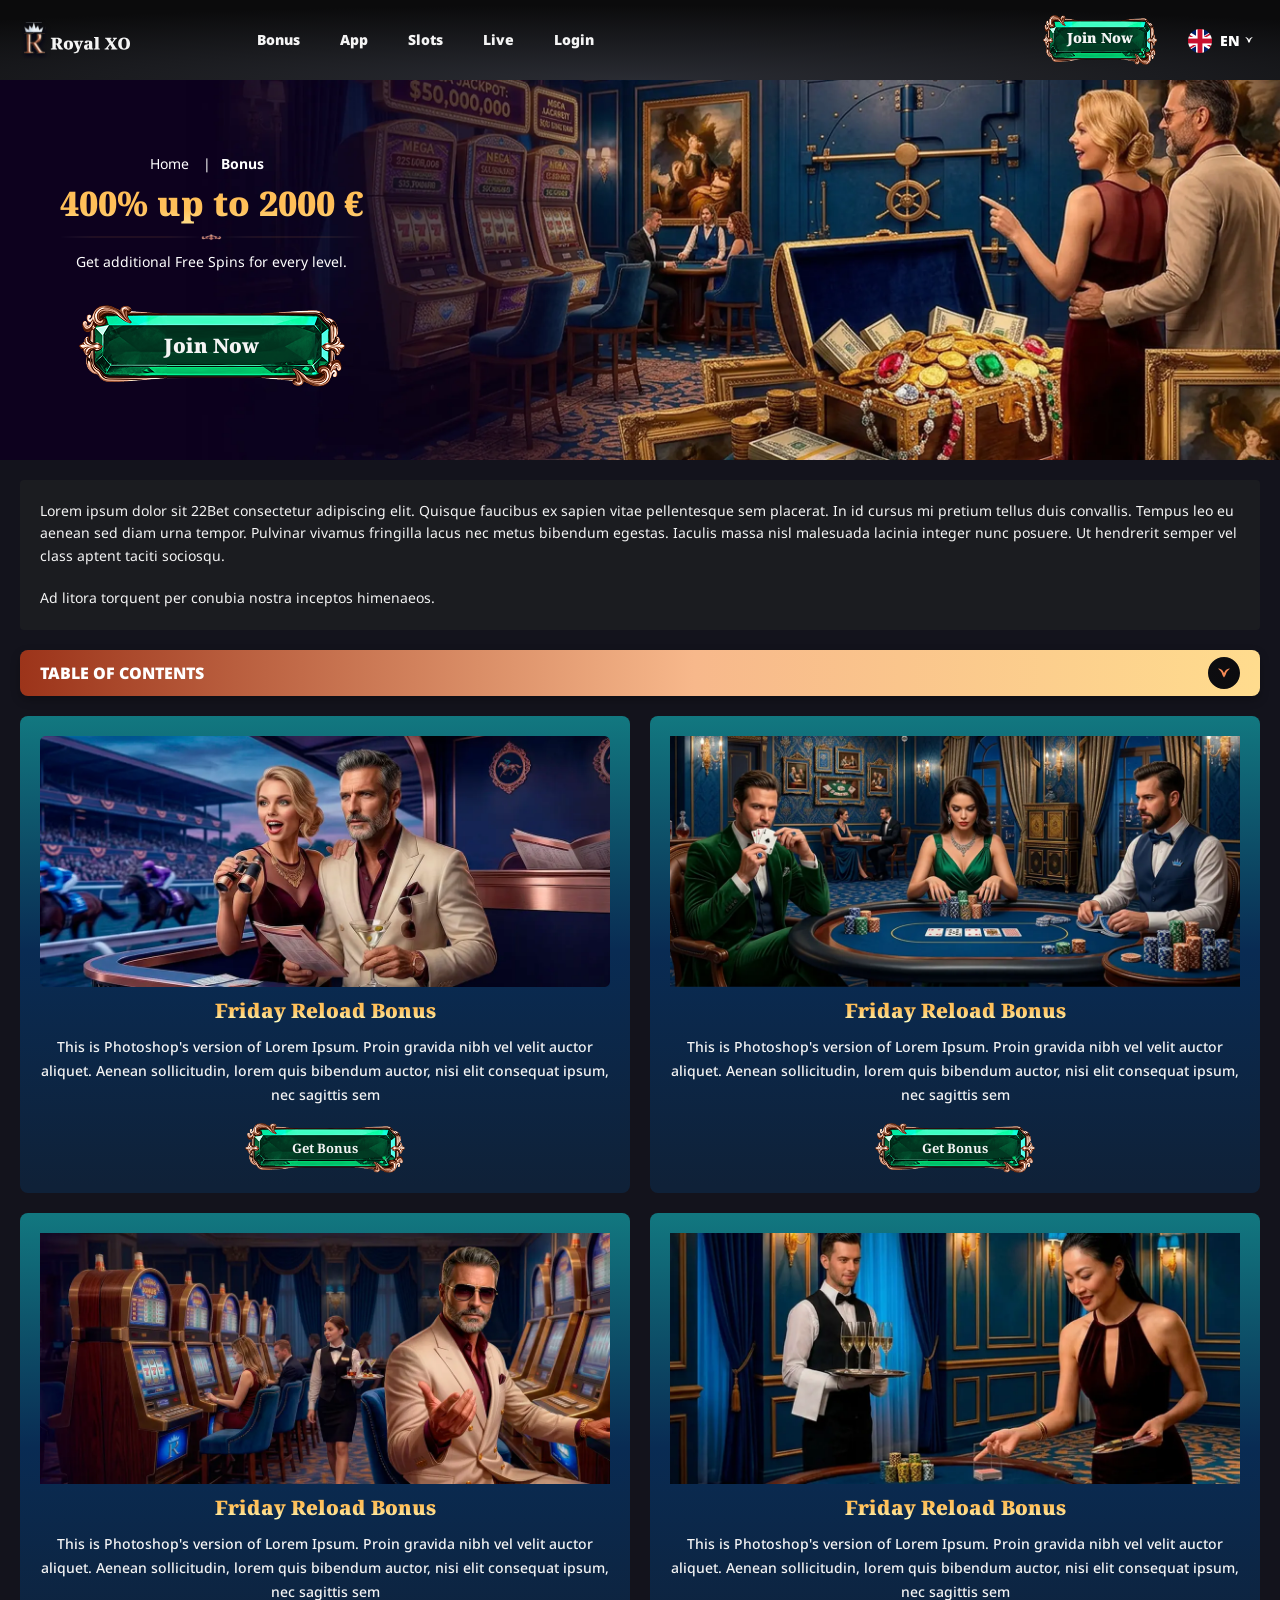
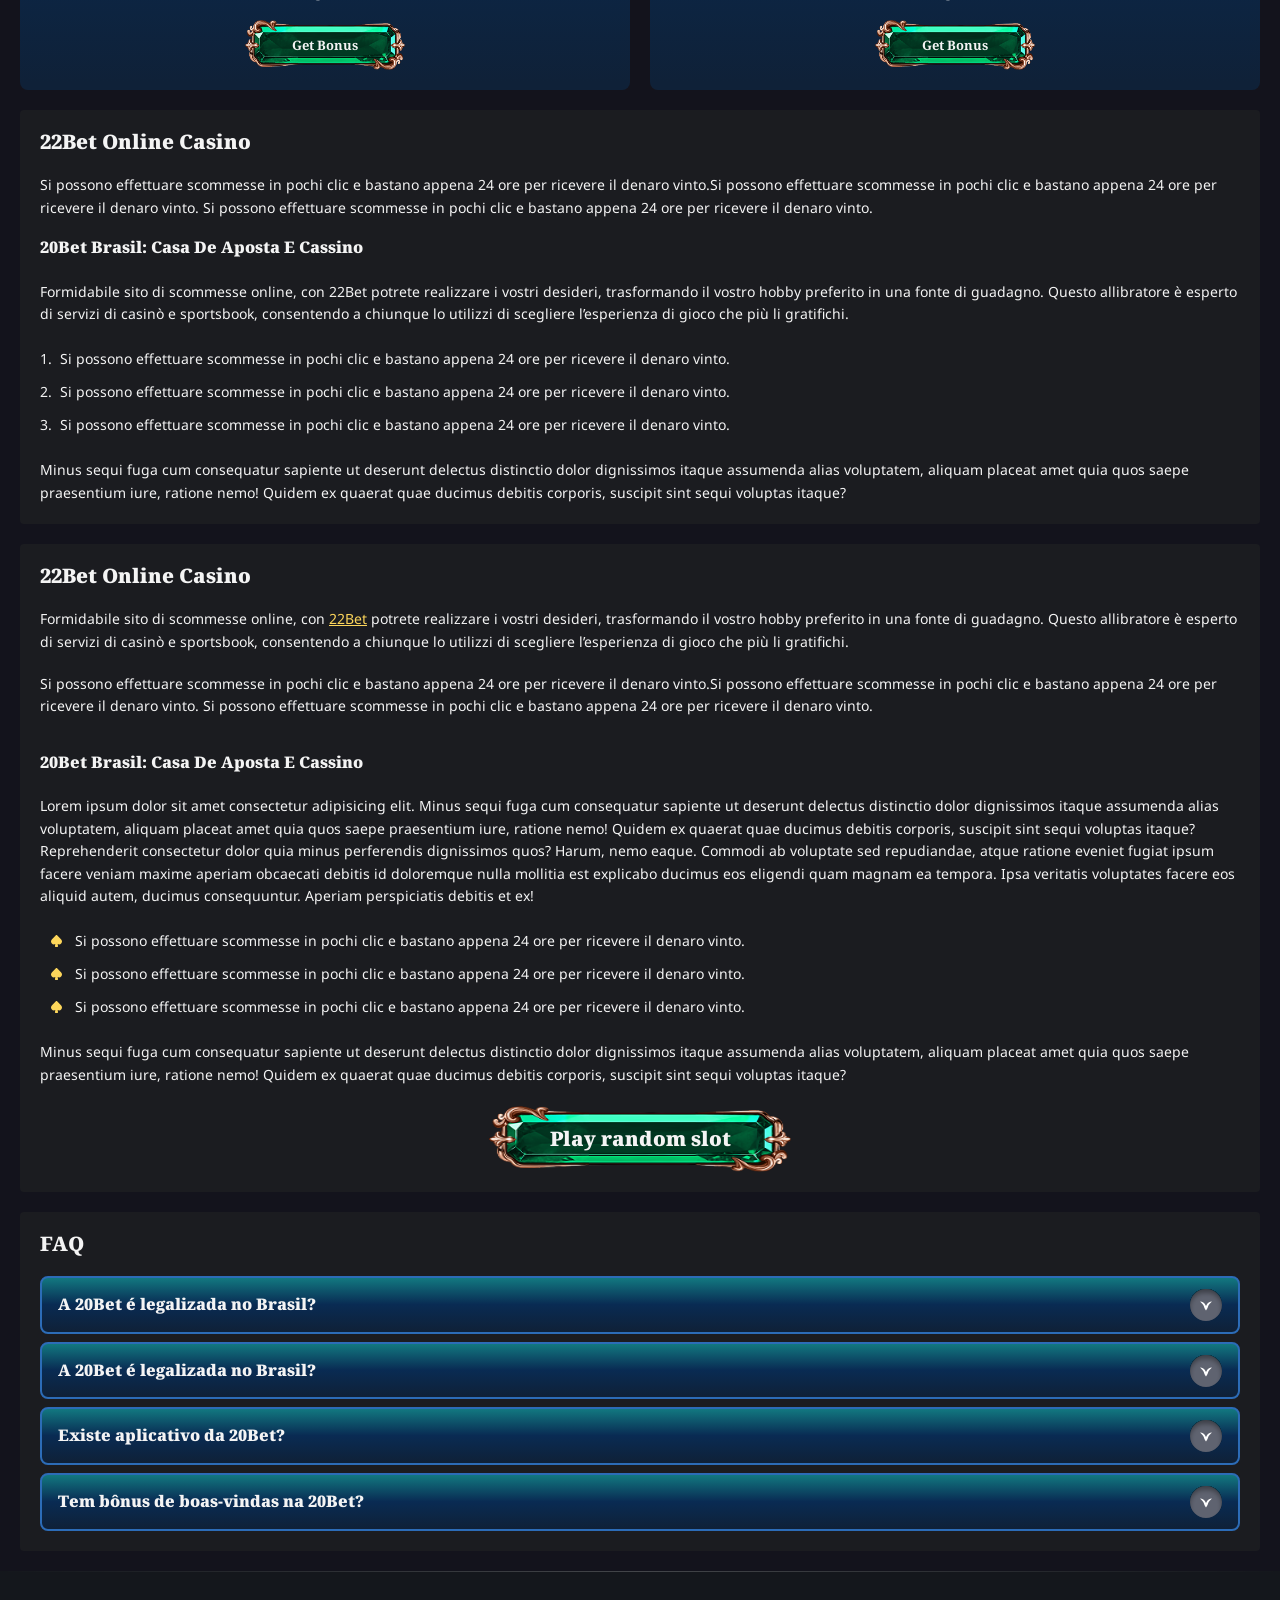
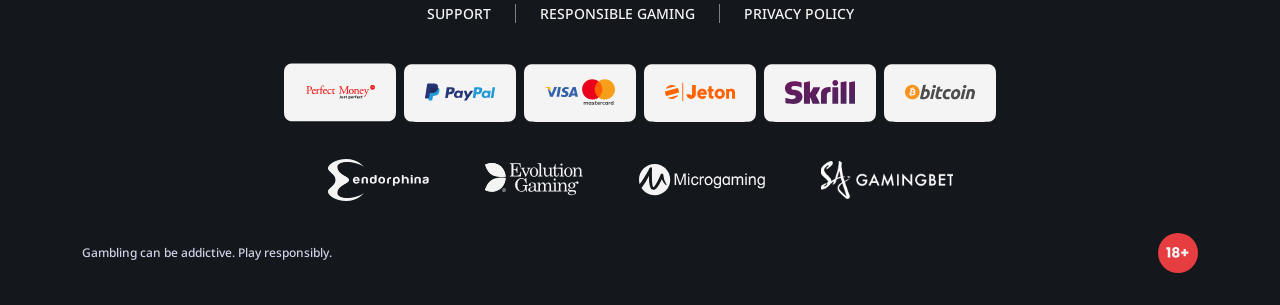
<file: bonus.html>
<!DOCTYPE html>
<html lang="en">
  <head>
    <meta charset="UTF-8" />
   
    <meta name="viewport" content="width=device-width, initial-scale=1.0" />
    <title>RoyalXo </title>
    <meta name="description" content />
    <meta property="og:site_name" content />
    <meta property="og:title" content />
    <meta property="og:type" content="website" />
    <meta property="og:url" content />
    <meta property="og:image" content />
    <meta property="og:image:alt" content />
    <meta property="og:locale" content="en" />
    <meta property="og:description" content />
    <link rel="preconnect" href="https://fonts.googleapis.com" />
    <link rel="preconnect" href="https://fonts.gstatic.com" crossorigin="anonymous" />
  <link href="https://fonts.googleapis.com/css2?family=Noto+Sans:wght@100;200;300;400;500;600;700;800;900&display=swap" rel="stylesheet">
  <link href="https://fonts.googleapis.com/css2?family=Noto+Serif:wght@100;200;300;400;500;600;700;800;900&display=swap" rel="stylesheet">

    <link rel="stylesheet" href="./css/reset.css" />
    <link rel="stylesheet" href="./css/main.css" />
    <link rel="stylesheet" href="./css/media.css"/>
    <link rel="icon" href="./images/favicon.png" type="image/x-icon"/>
    <script
    src="https://code.jquery.com/jquery-3.6.1.min.js"
    integrity="sha256-o88AwQnZB+VDvE9tvIXrMQaPlFFSUTR+nldQm1LuPXQ="
    crossorigin="anonymous"
  ></script>
  </head>
  <body>
   <header class="header">
      <section class="content header__content">
          <a href="/" class="logo header__logo"
          ><img src="./images/logo.svg" alt="logo" title
        /></a>
        <nav class="menu header__menu">
            <ul class="header__menu-list">
                
              <li class="" >
            
               <a href="./bonus.html" >
                Bonus
              </a>
            </li>
              <li>
                <a href="./app.html">
                 App
                </a>
              </li>
              
       
             
                  <li>
                    <a href="./slots.html">
                   Slots
                  </a></li>
                 
             
              
              
          
               <li>
                <a href="./live.html">
               Live
                </a>
              </li>
          
              <li>
                <a href="./login.html">
               Login
                </a>
              </li>
          
            </ul>
            <div class="header__button header__button-menu " >
              <a href="#" class="button  button__login-menu">Join Now</a>
            
            </div>
           
          </nav>
        
        <button class="header__btn-menu" >
          <svg width="16px" height="16px" viewBox="0 0 16 16" xmlns="http://www.w3.org/2000/svg">
              <rect y="0" width="16" height="3" rx="1.5"></rect>
              <rect y="6.5" width="16" height="3" rx="1.5"></rect>
              <rect y="13" width="16" height="3" rx="1.5"></rect>
            </svg>
        </button>
<a href="#" class="button button__login">Join Now</a>
           
             <div class="header__language">
                <div class="header__flag-wrap">
                  <a class="header__country" href="#">
                    <span><img src="./images/flag.png" alt=" Flag" title /></span>
                     <span>en</span>
                  </a>
                </div>
                <div class="header__flag-menu">
                  <ul>
                   
                    <li>
                      <a href="#" class="header__flag-link">
                        <span>
                          <img src="./images/flag-de.png" alt="flag" title />
                        </span>
                        <span>de</span>
                      </a>
                    </li>
                    <li>
                      <a href="#" class="header__flag-link">
                        <span>
                          <img src="./images/flag-es.png" alt="flag" title />
                        </span>
                        <span>es</span>
                      </a>
                    </li>
                     <li>
                      <a href="#" class="header__flag-link">
                        <span>
                          <img src="./images/flag-pl.png" alt="flag" title />
                        </span>
                        <span>pl</span>
                      </a>
                    </li>
                     <li>
                      <a href="#" class="header__flag-link">
                        <span>
                          <img src="./images/flag-cz.png" alt="flag" title />
                        </span>
                        <span>cz</span>
                      </a>
                    </li>
                     <li>
                      <a href="#" class="header__flag-link">
                        <span>
                          <img src="./images/flag-gr.png" alt="flag" title />
                        </span>
                        <span>gr</span>
                      </a>
                    </li>
                     <li>
                      <a href="#" class="header__flag-link">
                        <span>
                          <img src="./images/flag-hu.png" alt="flag" title />
                        </span>
                        <span>hu</span>
                      </a>
                    </li>
                     <li>
                      <a href="#" class="header__flag-link">
                        <span>
                          <img src="./images/flag-si.png" alt="flag" title />
                        </span>
                        <span>si</span>
                      </a>
                    </li>
                     <li>
                      <a href="#" class="header__flag-link">
                        <span>
                          <img src="./images/flag-it.png" alt="flag" title />
                        </span>
                        <span>it</span>
                      </a>
                    </li>
                     <li>
                      <a href="#" class="header__flag-link">
                        <span>
                          <img src="./images/flag-pt.png" alt="flag" title />
                        </span>
                        <span>pt</span>
                      </a>
                    </li>
                    
                  </ul>
                </div>
              </div>  
            
      </section>
    </header>
     <main class="main home main-page">
        <section class=" hero hero__page">
           
            <div class="background background-page">
              <img src="./images/bonus/bg-bonus.webp" alt="hero" title />
              
            </div>
            <div class="hero__wrapper hero__wrapper-page">
              <div class="hero__data hero__data-bonus">
                <ul
                class="breadcrumbs "
                
              >
                <li
                  
                >
                  <a href="/" >
                    <span >Home</span></a
                  >
                 
                </li>
                <li
                  
                >
                  <a  > <span >Bonus</span></a>
                 
                </li>
              </ul>
                <h1 class="title general hero__title">
         400% up to 2000 € 
                </h1>
                 <p class="hero__text">Get additional Free Spins for every level.</p>
               
                <a href="#" class="button  hero__button ">Join Now</a>
               
              </div>
             
            </div>
          </section>
      <section class="main__wrap main__wrap-page">
       
       <section class="content__wrapper content__wrapper-page">
           <section class="content article">
            <p>Lorem ipsum dolor sit 22Bet consectetur adipiscing elit. Quisque faucibus ex sapien vitae pellentesque sem placerat. In id cursus mi pretium tellus duis convallis. Tempus leo eu aenean sed diam urna tempor. Pulvinar vivamus fringilla lacus nec metus bibendum egestas. Iaculis massa nisl malesuada lacinia integer nunc posuere. Ut hendrerit semper vel class aptent taciti sociosqu.</p>
            <p>Ad litora torquent per conubia nostra inceptos himenaeos.</p>
          </section>
              <section class="content menu-review__content">
              

            
                <div class="menu__review-desk menu__review-content">table of contents</div>
                <ul class="menu__review menu__review-list">
                  <li><a href="#">Casa de Aposta e Cassino</a></li>
                    <li><a href="#">Casa de Aposta e Cassino</a></li>
                      <li><a href="#">Casa de Aposta e Cassino</a></li>
                        <li><a href="#">Casa de Aposta e Cassino</a></li>
                           <li><a href="#">Frequently Asked Questions</a></li>
                         
                          
                </ul>
             
          
          </section>
        <section class="content bonuses">
            <ul class="bonuses__list">
               <li class="  bonuses__item">
                 
                 <!-- <div class="images__wrap"> -->
                   <div class=" bonuses__img">
                     <img src="./images/bonus/banner-bonus1.webp" alt="" title="">
                  </div>
                  <div class="bonuses__desc">
                     <div class="wrap">
                        
                        <h2 class="title high bonuses__title">Friday Reload Bonus</h2>
                        <p class="bonuses__subtitle">This is Photoshop's version of Lorem Ipsum. Proin gravida nibh vel velit auctor aliquet. Aenean sollicitudin, lorem quis bibendum auctor, nisi elit consequat ipsum, nec sagittis sem  </p>
                        
                     </div>
                     <div class="bonuses__buttons">
                     
                      <a href="#" class="button bonuses__button">Get Bonus</a>
                   </div>
                  </div>
                 <!-- </div>
                   -->
               </li>
               <li class="bonuses__item">
                 <!-- <div class="images__wrap"> -->
                  <div class=" bonuses__img">
                     <img src="./images/bonus/banner-bonus2.webp" alt="" title="">
                      
                  </div>
                  <div class="bonuses__desc">
                     <div class="wrap">
                       
                        <h2 class="title high bonuses__title">Friday Reload Bonus</h2>
                      <p class="bonuses__subtitle">This is Photoshop's version of Lorem Ipsum. Proin gravida nibh vel velit auctor aliquet. Aenean sollicitudin, lorem quis bibendum auctor, nisi elit consequat ipsum, nec sagittis sem  </p>
                     <div class="bonuses__buttons">
                      <!-- <a href="#" class="button bonuses__button">Find out more</a> -->
                      <a href="#" class="button bonuses__button">Get Bonus</a>
                   </div>
                  </div>
                 <!-- </div> -->
               </li>
               <li class="bonuses__item">
                <!-- <div class="images__wrap"> -->
                  <div class=" bonuses__img">
                     <img src="./images/bonus/banner-bonus3.webp" alt="" title="">
                  </div>
                  <div class="bonuses__desc">
                     <div class="wrap">
                        
                        <h2 class="title high bonuses__title">Friday Reload Bonus</h2>
                      <p class="bonuses__subtitle">This is Photoshop's version of Lorem Ipsum. Proin gravida nibh vel velit auctor aliquet. Aenean sollicitudin, lorem quis bibendum auctor, nisi elit consequat ipsum, nec sagittis sem  </p>
                     </div>
                     <div class="bonuses__buttons">
                      <!-- <a href="#" class="button bonuses__button">Find out more</a> -->
                      <a href="#" class="button bonuses__button">Get Bonus</a>
                   </div>
                  </div>
                <!-- </div> -->
               </li>
               <li class="bonuses__item">
                  <!-- <div class="images__wrap"> -->
                  <div class="bonuses__img">
                     <img src="./images/bonus/banner-bonus4.webp" alt="" title="">
                  </div>
                  <div class="bonuses__desc">
                     <div class="wrap">
                        
                        <h2 class="title high bonuses__title">Friday Reload Bonus</h2>
                        <p class="bonuses__subtitle">This is Photoshop's version of Lorem Ipsum. Proin gravida nibh vel velit auctor aliquet. Aenean sollicitudin, lorem quis bibendum auctor, nisi elit consequat ipsum, nec sagittis sem  </p>
                        
                     </div>
                     <div class="bonuses__buttons">
                      <!-- <a href="#" class="button bonuses__button">Find out more</a> -->
                      <a href="#" class="button bonuses__button">Get Bonus</a>
                      
                   </div>
                  </div>
                  <!-- </div> -->
               </li>
            </ul>
         </section>
         
           <section class="content article">
            <h2 class="title high article__title">22Bet Online casino</h2>
            
                <p>Si possono effettuare scommesse in pochi clic e bastano appena 24 ore per ricevere il denaro vinto.Si possono effettuare scommesse in pochi clic e bastano appena 24 ore per ricevere il denaro vinto. Si possono effettuare scommesse in pochi clic e bastano appena 24 ore per ricevere il denaro vinto.</p>
         <h3>20Bet Brasil: Casa de Aposta e Cassino</h3>  
         <p>Formidabile sito di scommesse online, con 22Bet potrete realizzare i vostri desideri, trasformando il vostro hobby preferito in una fonte di guadagno. Questo allibratore è esperto di servizi di casinò e sportsbook, consentendo a chiunque lo utilizzi di scegliere l’esperienza di gioco che più li gratifichi.</p>
           <ol>
            <li>Si possono effettuare scommesse in pochi clic e bastano appena 24 ore per ricevere il denaro vinto.</li>
            <li>Si possono effettuare scommesse in pochi clic e bastano appena 24 ore per ricevere il denaro vinto.</li>
            <li>Si possono effettuare scommesse in pochi clic e bastano appena 24 ore per ricevere il denaro vinto.</li>
                </ol>
              
              <p>Minus sequi fuga cum consequatur sapiente ut deserunt delectus distinctio dolor dignissimos itaque assumenda alias voluptatem, aliquam placeat amet quia quos saepe praesentium iure, ratione nemo! Quidem ex quaerat quae ducimus debitis corporis, suscipit sint sequi voluptas itaque? </p>
          
            </section>
                <section class="content article">
            <h2 class="title high article__title">22Bet Online casino</h2>
            <p>
              Formidabile sito di scommesse online, con <a href="#">22Bet</a> potrete realizzare i vostri desideri, trasformando il vostro hobby preferito in una fonte di guadagno. Questo allibratore è esperto di servizi di casinò e sportsbook, consentendo a chiunque lo utilizzi di scegliere l’esperienza di gioco che più li gratifichi.
            </p>      
            <p>Si possono effettuare scommesse in pochi clic e bastano appena 24 ore per ricevere il denaro vinto.Si possono effettuare scommesse in pochi clic e bastano appena 24 ore per ricevere il denaro vinto. Si possono effettuare scommesse in pochi clic e bastano appena 24 ore per ricevere il denaro vinto.</p>
            <h3><h3>20Bet Brasil: Casa de Aposta e Cassino</h3>  </h3>
           <p>Lorem ipsum dolor sit amet consectetur adipisicing elit. Minus sequi fuga cum consequatur sapiente ut deserunt delectus distinctio dolor dignissimos itaque assumenda alias voluptatem, aliquam placeat amet quia quos saepe praesentium iure, ratione nemo! Quidem ex quaerat quae ducimus debitis corporis, suscipit sint sequi voluptas itaque? Reprehenderit consectetur dolor quia minus perferendis dignissimos quos? Harum, nemo eaque. Commodi ab voluptate sed repudiandae, atque ratione eveniet fugiat ipsum facere veniam maxime aperiam obcaecati debitis id doloremque nulla mollitia est explicabo ducimus eos eligendi quam magnam ea tempora. Ipsa veritatis voluptates facere eos aliquid autem, ducimus consequuntur. Aperiam perspiciatis debitis et ex!</p>
             <ul>
            <li>Si possono effettuare scommesse in pochi clic e bastano appena 24 ore per ricevere il denaro vinto.</li>
            <li>Si possono effettuare scommesse in pochi clic e bastano appena 24 ore per ricevere il denaro vinto.</li>
            <li>Si possono effettuare scommesse in pochi clic e bastano appena 24 ore per ricevere il denaro vinto.</li>
                </ul>
              
              <p>Minus sequi fuga cum consequatur sapiente ut deserunt delectus distinctio dolor dignissimos itaque assumenda alias voluptatem, aliquam placeat amet quia quos saepe praesentium iure, ratione nemo! Quidem ex quaerat quae ducimus debitis corporis, suscipit sint sequi voluptas itaque? </p>
             <a href="#" class="button">Play random slot</a>
          </section>
        
          <section class="content faq">
            <h2 class="title high faq__title"> FAQ </h2>
            <ol class="faq__list " >
              <li class="faq__item"  >
                <h3 class="title medium faq__subtitle js-button-expander js-button-expander--faq"  > A 20Bet é legalizada no Brasil?
                 </h3>
                <div  class="faq__answer js-expand-content js-expand-content--faq" >
                  <p  >
                  Lorem ipsum dolor sit amet, consectetur adipisicing elit. Dolorum velit harum repellendus quia distinctio dolorem temporibus totam nostrum facilis, incidunt ab dolor vel. Ipsum provident laborum atque, iste dolorum cupiditate at nam. Dignissimos accusamus ipsam, amet perspiciatis dolore quibusdam provident. </p>
                </div>
              </li>
               <li class="faq__item"  >
                <h3 class="title medium faq__subtitle js-button-expander js-button-expander--faq"  > A 20Bet é legalizada no Brasil?
                 </h3>
                <div  class="faq__answer js-expand-content js-expand-content--faq" >
                  <p  >
                  Lorem ipsum dolor sit amet, consectetur adipisicing elit. Dolorum velit harum repellendus quia distinctio dolorem temporibus totam nostrum facilis, incidunt ab dolor vel. Ipsum provident laborum atque, iste dolorum cupiditate at nam. Dignissimos accusamus ipsam, amet perspiciatis dolore quibusdam provident. </p>
                </div>
              </li>
              <li class="faq__item"  >
                <h3 class="title medium faq__subtitle js-button-expander js-button-expander--faq"  >Existe aplicativo da 20Bet?</h3>
                <div class="faq__answer js-expand-content js-expand-content--faq" >
                  <p  >
                 Lorem ipsum dolor sit amet, consectetur adipisicing elit. Dolorum velit harum repellendus quia distinctio dolorem temporibus totam nostrum facilis, incidunt ab dolor vel. Ipsum provident laborum atque, iste dolorum cupiditate at nam. Dignissimos accusamus ipsam, amet perspiciatis dolore quibusdam provident. </p>
                </div>
              </li> 
              <li class="faq__item"  >
                <h3 class="title medium faq__subtitle js-button-expander js-button-expander--faq"  >Tem bônus de boas-vindas na 20Bet?</h3>
                <div class="faq__answer js-expand-content js-expand-content--faq" >
                  <p  >
                  Lorem ipsum dolor sit amet, consectetur adipisicing elit. Dolorum velit harum repellendus quia distinctio dolorem temporibus totam nostrum facilis, incidunt ab dolor vel. Ipsum provident laborum atque, iste dolorum cupiditate at nam. Dignissimos accusamus ipsam, amet perspiciatis dolore quibusdam provident. </p>
                </div>
              </li> 
            
             
            </ol>
          </section>
          
        </section> 
        
       
        <div class=""  onclick="scrollToTop()">
          <button class="main__arrow" id="scrollToTopBtn"></button>
        </div> 
      </section>
    </main> 
     <footer class=" footer ">
      <section class="content footer__content">
        <ul class="footer__menu">
        
         <li><a href="./support.html">Support</a></li>
         <li><a href="./responsible.html">Responsible Gaming</a></li>
         <li><a href="./policy.html">Privacy Policy</a></li>
         
        </ul>
       
          <ul class="footer__cards-list">
           
            
            <li>
              <a href="#"
                ><img
                  src="./images/footer-img1.svg"
                  alt="image"
                  title
              /></a>
            </li>
             <li>
              <a href="#"
                ><img
                  src="./images/footer-img2.svg"
                  alt="image"
                  title
              /></a>
            </li>
             <li>
              <a href="#"
                ><img
                  src="./images/footer-img3.svg"
                  alt="image"
                  title
              /></a>
            </li>
             <li>
              <a href="#"
                ><img
                  src="./images/footer-img4.svg"
                  alt="image"
                  title
              /></a>
            </li>
             <li>
              <a href="#"
                ><img
                  src="./images/footer-img5.svg"
                  alt="image"
                  title
              /></a>
            </li>
             <li>
              <a href="#"
                ><img
                  src="./images/footer-img6.svg"
                  alt="image"
                  title
              /></a>
            </li>
           
           
          </ul>
         <ul class="footer__cards-list footer__cards">
           
            
            <li>
              <a href="#"
                ><img
                  src="./images/footer-img7.svg"
                  alt="image"
                  title
              /></a>
            </li>
              <li>
              <a href="#"
                ><img
                  src="./images/footer-img8.svg"
                  alt="image"
                  title
              /></a>
            </li>
              <li>
              <a href="#"
                ><img
                  src="./images/footer-img9.svg"
                  alt="image"
                  title
              /></a>
            </li>
              <li>
              <a href="#"
                ><img
                  src="./images/footer-img10.svg"
                  alt="image"
                  title
              /></a>
            </li>
         </ul>
     <div class="footer__wrapp">
          <div class="footer__text">
            <p>Gambling can be addictive. Play responsibly. 
</p>
           
          </div>
         
      <div class="footer__age">
            <img src="./images/age.svg" alt="age" title />
          </div>
     </div>
      </section>
    </footer>
    <script src="./js/sidebar.js" defer></script>
    <script src="./js/expander.js" defer></script>
    <script src="./js/mobile-menu.js" defer></script>
    <script src="./js/flag.js" defer></script>
     <script src="./js/arrowUp.js" defer></script>
  </body>
</html>
</file>
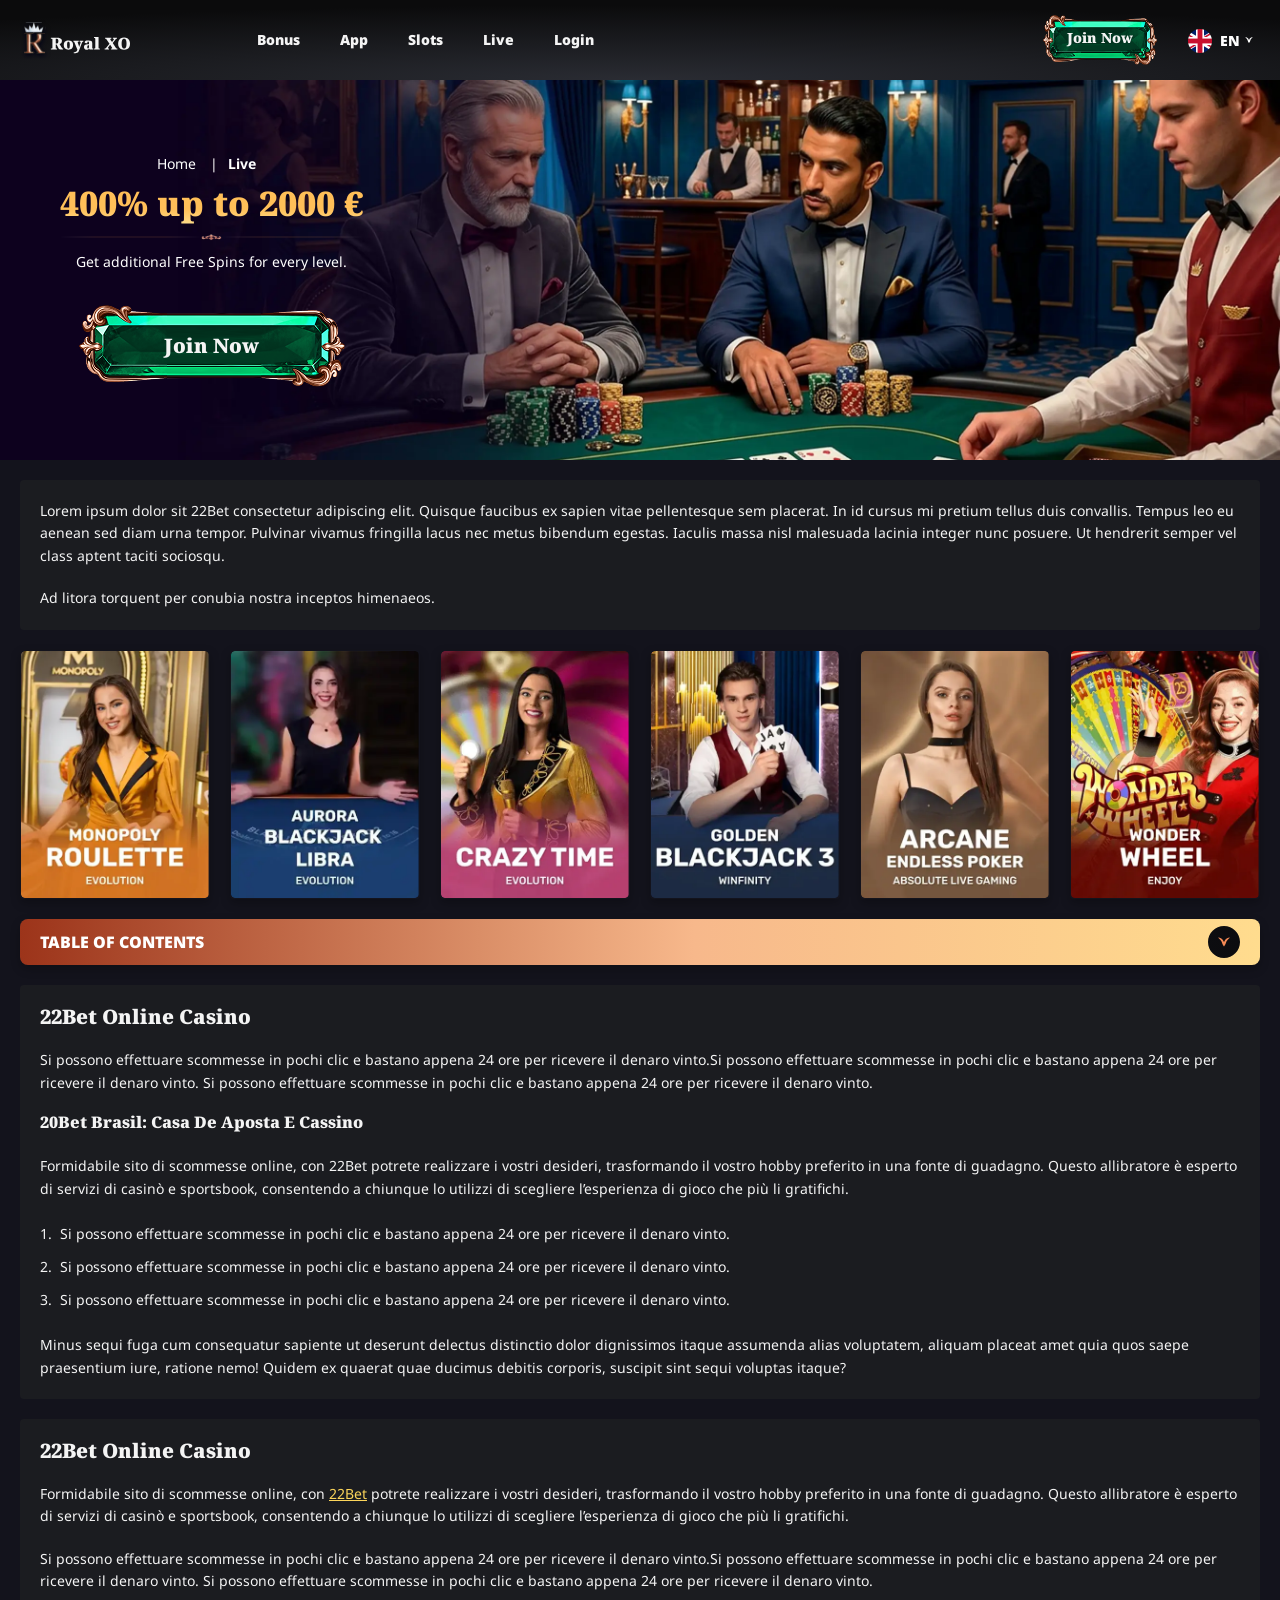
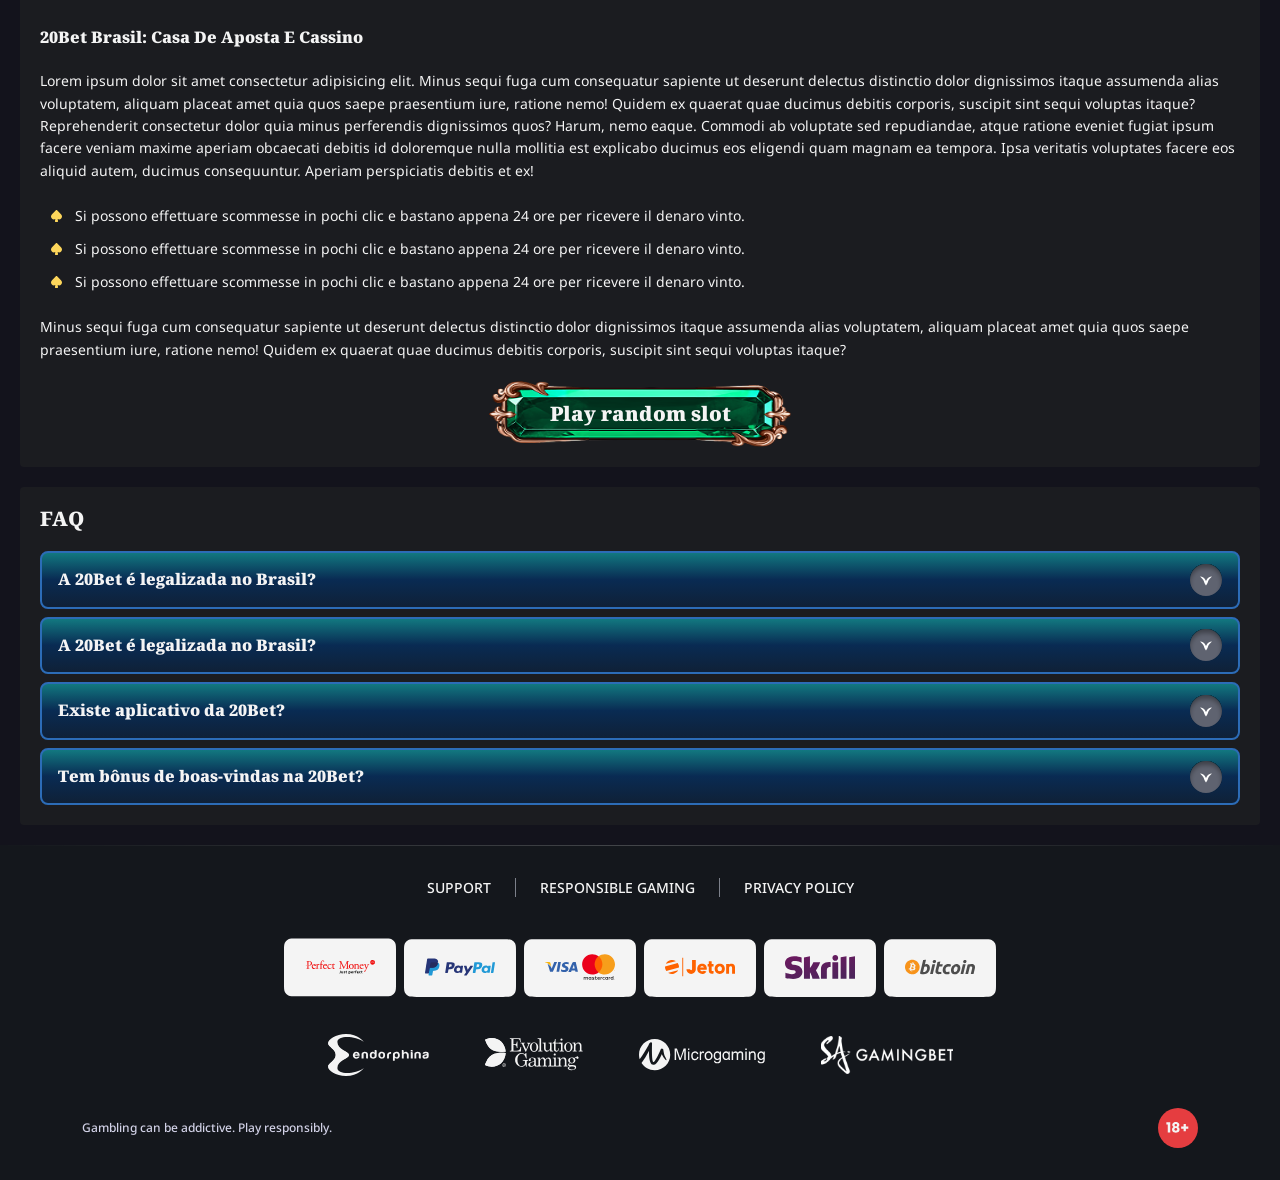
<file: live.html>
<!DOCTYPE html>
<html lang="en">
  <head>
    <meta charset="UTF-8" />
   
    <meta name="viewport" content="width=device-width, initial-scale=1.0" />
    <title>RoyalXo </title>
    <meta name="description" content />
    <meta property="og:site_name" content />
    <meta property="og:title" content />
    <meta property="og:type" content="website" />
    <meta property="og:url" content />
    <meta property="og:image" content />
    <meta property="og:image:alt" content />
    <meta property="og:locale" content="en" />
    <meta property="og:description" content />
    <link rel="preconnect" href="https://fonts.googleapis.com" />
    <link rel="preconnect" href="https://fonts.gstatic.com" crossorigin="anonymous" />
  <link href="https://fonts.googleapis.com/css2?family=Noto+Sans:wght@100;200;300;400;500;600;700;800;900&display=swap" rel="stylesheet">
  <link href="https://fonts.googleapis.com/css2?family=Noto+Serif:wght@100;200;300;400;500;600;700;800;900&display=swap" rel="stylesheet">

    <link rel="stylesheet" href="./css/reset.css" />
    <link rel="stylesheet" href="./css/main.css" />
    <link rel="stylesheet" href="./css/media.css"/>
    <link rel="icon" href="./images/favicon.png" type="image/x-icon"/>
    <script
    src="https://code.jquery.com/jquery-3.6.1.min.js"
    integrity="sha256-o88AwQnZB+VDvE9tvIXrMQaPlFFSUTR+nldQm1LuPXQ="
    crossorigin="anonymous"
  ></script>
  </head>
  <body>
   <header class="header">
      <section class="content header__content">
          <a href="/" class="logo header__logo"
          ><img src="./images/logo.svg" alt="logo" title
        /></a>
        <nav class="menu header__menu">
            <ul class="header__menu-list">
                
              <li class="" >
            
               <a href="./bonus.html" >
                Bonus
              </a>
            </li>
              <li>
                <a href="./app.html">
                 App
                </a>
              </li>
              
       
             
                  <li>
                    <a href="./slots.html">
                   Slots
                  </a></li>
                 
             
              
              
          
               <li>
                <a href="./live.html">
               Live
                </a>
              </li>
          
              <li>
                <a href="./login.html">
               Login
                </a>
              </li>
          
            </ul>
            <div class="header__button header__button-menu " >
              <a href="#" class="button  button__login-menu">Join Now</a>
            
            </div>
           
          </nav>
        
        <button class="header__btn-menu" >
          <svg width="16px" height="16px" viewBox="0 0 16 16" xmlns="http://www.w3.org/2000/svg">
              <rect y="0" width="16" height="3" rx="1.5"></rect>
              <rect y="6.5" width="16" height="3" rx="1.5"></rect>
              <rect y="13" width="16" height="3" rx="1.5"></rect>
            </svg>
        </button>
<a href="#" class="button button__login">Join Now</a>
           
             <div class="header__language">
                <div class="header__flag-wrap">
                  <a class="header__country" href="#">
                    <span><img src="./images/flag.png" alt=" Flag" title /></span>
                     <span>en</span>
                  </a>
                </div>
                <div class="header__flag-menu">
                  <ul>
                   
                    <li>
                      <a href="#" class="header__flag-link">
                        <span>
                          <img src="./images/flag-de.png" alt="flag" title />
                        </span>
                        <span>de</span>
                      </a>
                    </li>
                    <li>
                      <a href="#" class="header__flag-link">
                        <span>
                          <img src="./images/flag-es.png" alt="flag" title />
                        </span>
                        <span>es</span>
                      </a>
                    </li>
                     <li>
                      <a href="#" class="header__flag-link">
                        <span>
                          <img src="./images/flag-pl.png" alt="flag" title />
                        </span>
                        <span>pl</span>
                      </a>
                    </li>
                     <li>
                      <a href="#" class="header__flag-link">
                        <span>
                          <img src="./images/flag-cz.png" alt="flag" title />
                        </span>
                        <span>cz</span>
                      </a>
                    </li>
                     <li>
                      <a href="#" class="header__flag-link">
                        <span>
                          <img src="./images/flag-gr.png" alt="flag" title />
                        </span>
                        <span>gr</span>
                      </a>
                    </li>
                     <li>
                      <a href="#" class="header__flag-link">
                        <span>
                          <img src="./images/flag-hu.png" alt="flag" title />
                        </span>
                        <span>hu</span>
                      </a>
                    </li>
                     <li>
                      <a href="#" class="header__flag-link">
                        <span>
                          <img src="./images/flag-si.png" alt="flag" title />
                        </span>
                        <span>si</span>
                      </a>
                    </li>
                     <li>
                      <a href="#" class="header__flag-link">
                        <span>
                          <img src="./images/flag-it.png" alt="flag" title />
                        </span>
                        <span>it</span>
                      </a>
                    </li>
                     <li>
                      <a href="#" class="header__flag-link">
                        <span>
                          <img src="./images/flag-pt.png" alt="flag" title />
                        </span>
                        <span>pt</span>
                      </a>
                    </li>
                    
                  </ul>
                </div>
              </div>  
            
      </section>
    </header>
     <main class="main home main-page">
        <section class=" hero hero__page">
           
            <div class="background background-page">
              <img src="./images/live/bg-live.webp" alt="hero" title />
              
            </div>
            <div class="hero__wrapper hero__wrapper-page">
              <div class="hero__data hero__data-bonus">
                <ul
                class="breadcrumbs "
                
              >
                <li
                  
                >
                  <a href="/" >
                    <span >Home</span></a
                  >
                 
                </li>
                <li
                  
                >
                  <a  > <span >Live</span></a>
                 
                </li>
              </ul>
                <h1 class="title general hero__title">
         400% up to 2000 € 
                </h1>
                 <p class="hero__text">Get additional Free Spins for every level.</p>
               
                <a href="#" class="button  hero__button ">Join Now</a>
               
              </div>
             
            </div>
          </section>
      <section class="main__wrap main__wrap-page">
       
       <section class="content__wrapper content__wrapper-page">
           <section class="content article">
            <p>Lorem ipsum dolor sit 22Bet consectetur adipiscing elit. Quisque faucibus ex sapien vitae pellentesque sem placerat. In id cursus mi pretium tellus duis convallis. Tempus leo eu aenean sed diam urna tempor. Pulvinar vivamus fringilla lacus nec metus bibendum egestas. Iaculis massa nisl malesuada lacinia integer nunc posuere. Ut hendrerit semper vel class aptent taciti sociosqu.</p>
            <p>Ad litora torquent per conubia nostra inceptos himenaeos.</p>
          </section>
                 <section class="content casino">
           
              <ul class="casino__list  ">
                <li class="casino__item">
                   <a href="#">
                     <div class="casino__wrapper">
                      <img class="casino__img" src="./images/live/card-live1.webp" alt="" title>
                    <div class="casino__hover casino__hover-live">
                        
                        <div class="casino-box">
                            
                        <span  class="button  casino__buttons">Play now</span>
                        </div>
                    </div>
                    </div>
                    
                   </a>
                </li>
                <li class="casino__item">
                   <a href="#">
                     <div class="casino__wrapper">
                      <img class="casino__img" src="./images/live/card-live2.webp" alt="" title>
                    <div class="casino__hover casino__hover-live">
                        
                        <div class="casino-box">
                            
                        <span  class="button  casino__buttons">Play now</span>
                        </div>
                    </div>
                    </div>
                    
                   </a>
                </li>
                 <li class="casino__item">
                   <a href="#">
                     <div class="casino__wrapper">
                      <img class="casino__img" src="./images/live/card-live3.webp" alt="" title>
                    <div class="casino__hover casino__hover-live">
                        
                        <div class="casino-box">
                            
                        <span  class="button  casino__buttons">Play now</span>
                        </div>
                    </div>
                    </div>
                    
                   </a>
                </li>
                 <li class="casino__item">
                   <a href="#">
                     <div class="casino__wrapper">
                      <img class="casino__img" src="./images/live/card-live4.webp" alt="" title>
                    <div class="casino__hover casino__hover-live">
                        
                        <div class="casino-box">
                            
                        <span  class="button  casino__buttons">Play now</span>
                        </div>
                    </div>
                    </div>
                    
                   </a>
                </li>
                 <li class="casino__item">
                   <a href="#">
                     <div class="casino__wrapper">
                      <img class="casino__img" src="./images/live/card-live5.webp" alt="" title>
                    <div class="casino__hover casino__hover-live">
                        
                        <div class="casino-box">
                            
                        <span  class="button  casino__buttons">Play now</span>
                        </div>
                    </div>
                    </div>
                    
                   </a>
                </li>
                 <li class="casino__item">
                   <a href="#">
                     <div class="casino__wrapper">
                      <img class="casino__img" src="./images/live/card-live6.webp" alt="" title>
                    <div class="casino__hover casino__hover-live">
                        
                        <div class="casino-box">
                            
                        <span  class="button  casino__buttons">Play now</span>
                        </div>
                    </div>
                    </div>
                    
                   </a>
                </li>
              </ul>
         </section>
              <section class="content menu-review__content">
              

            
                <div class="menu__review-desk menu__review-content">table of contents</div>
                <ul class="menu__review menu__review-list">
                  <li><a href="#">Casa de Aposta e Cassino</a></li>
                    <li><a href="#">Casa de Aposta e Cassino</a></li>
                      <li><a href="#">Casa de Aposta e Cassino</a></li>
                        <li><a href="#">Casa de Aposta e Cassino</a></li>
                           <li><a href="#">Frequently Asked Questions</a></li>
                         
                          
                </ul>
             
          
          </section>
      
           <section class="content article">
            <h2 class="title high article__title">22Bet Online casino</h2>
            
                <p>Si possono effettuare scommesse in pochi clic e bastano appena 24 ore per ricevere il denaro vinto.Si possono effettuare scommesse in pochi clic e bastano appena 24 ore per ricevere il denaro vinto. Si possono effettuare scommesse in pochi clic e bastano appena 24 ore per ricevere il denaro vinto.</p>
         <h3>20Bet Brasil: Casa de Aposta e Cassino</h3>  
         <p>Formidabile sito di scommesse online, con 22Bet potrete realizzare i vostri desideri, trasformando il vostro hobby preferito in una fonte di guadagno. Questo allibratore è esperto di servizi di casinò e sportsbook, consentendo a chiunque lo utilizzi di scegliere l’esperienza di gioco che più li gratifichi.</p>
           <ol>
            <li>Si possono effettuare scommesse in pochi clic e bastano appena 24 ore per ricevere il denaro vinto.</li>
            <li>Si possono effettuare scommesse in pochi clic e bastano appena 24 ore per ricevere il denaro vinto.</li>
            <li>Si possono effettuare scommesse in pochi clic e bastano appena 24 ore per ricevere il denaro vinto.</li>
                </ol>
              
              <p>Minus sequi fuga cum consequatur sapiente ut deserunt delectus distinctio dolor dignissimos itaque assumenda alias voluptatem, aliquam placeat amet quia quos saepe praesentium iure, ratione nemo! Quidem ex quaerat quae ducimus debitis corporis, suscipit sint sequi voluptas itaque? </p>
          
            </section>
                <section class="content article">
            <h2 class="title high article__title">22Bet Online casino</h2>
            <p>
              Formidabile sito di scommesse online, con <a href="#">22Bet</a> potrete realizzare i vostri desideri, trasformando il vostro hobby preferito in una fonte di guadagno. Questo allibratore è esperto di servizi di casinò e sportsbook, consentendo a chiunque lo utilizzi di scegliere l’esperienza di gioco che più li gratifichi.
            </p>      
            <p>Si possono effettuare scommesse in pochi clic e bastano appena 24 ore per ricevere il denaro vinto.Si possono effettuare scommesse in pochi clic e bastano appena 24 ore per ricevere il denaro vinto. Si possono effettuare scommesse in pochi clic e bastano appena 24 ore per ricevere il denaro vinto.</p>
            <h3><h3>20Bet Brasil: Casa de Aposta e Cassino</h3>  </h3>
           <p>Lorem ipsum dolor sit amet consectetur adipisicing elit. Minus sequi fuga cum consequatur sapiente ut deserunt delectus distinctio dolor dignissimos itaque assumenda alias voluptatem, aliquam placeat amet quia quos saepe praesentium iure, ratione nemo! Quidem ex quaerat quae ducimus debitis corporis, suscipit sint sequi voluptas itaque? Reprehenderit consectetur dolor quia minus perferendis dignissimos quos? Harum, nemo eaque. Commodi ab voluptate sed repudiandae, atque ratione eveniet fugiat ipsum facere veniam maxime aperiam obcaecati debitis id doloremque nulla mollitia est explicabo ducimus eos eligendi quam magnam ea tempora. Ipsa veritatis voluptates facere eos aliquid autem, ducimus consequuntur. Aperiam perspiciatis debitis et ex!</p>
             <ul>
            <li>Si possono effettuare scommesse in pochi clic e bastano appena 24 ore per ricevere il denaro vinto.</li>
            <li>Si possono effettuare scommesse in pochi clic e bastano appena 24 ore per ricevere il denaro vinto.</li>
            <li>Si possono effettuare scommesse in pochi clic e bastano appena 24 ore per ricevere il denaro vinto.</li>
                </ul>
              
              <p>Minus sequi fuga cum consequatur sapiente ut deserunt delectus distinctio dolor dignissimos itaque assumenda alias voluptatem, aliquam placeat amet quia quos saepe praesentium iure, ratione nemo! Quidem ex quaerat quae ducimus debitis corporis, suscipit sint sequi voluptas itaque? </p>
             <a href="#" class="button">Play random slot</a>
          </section>
        
          <section class="content faq">
            <h2 class="title high faq__title"> FAQ </h2>
            <ol class="faq__list " >
              <li class="faq__item"  >
                <h3 class="title medium faq__subtitle js-button-expander js-button-expander--faq"  > A 20Bet é legalizada no Brasil?
                 </h3>
                <div  class="faq__answer js-expand-content js-expand-content--faq" >
                  <p  >
                  Lorem ipsum dolor sit amet, consectetur adipisicing elit. Dolorum velit harum repellendus quia distinctio dolorem temporibus totam nostrum facilis, incidunt ab dolor vel. Ipsum provident laborum atque, iste dolorum cupiditate at nam. Dignissimos accusamus ipsam, amet perspiciatis dolore quibusdam provident. </p>
                </div>
              </li>
               <li class="faq__item"  >
                <h3 class="title medium faq__subtitle js-button-expander js-button-expander--faq"  > A 20Bet é legalizada no Brasil?
                 </h3>
                <div  class="faq__answer js-expand-content js-expand-content--faq" >
                  <p  >
                  Lorem ipsum dolor sit amet, consectetur adipisicing elit. Dolorum velit harum repellendus quia distinctio dolorem temporibus totam nostrum facilis, incidunt ab dolor vel. Ipsum provident laborum atque, iste dolorum cupiditate at nam. Dignissimos accusamus ipsam, amet perspiciatis dolore quibusdam provident. </p>
                </div>
              </li>
              <li class="faq__item"  >
                <h3 class="title medium faq__subtitle js-button-expander js-button-expander--faq"  >Existe aplicativo da 20Bet?</h3>
                <div class="faq__answer js-expand-content js-expand-content--faq" >
                  <p  >
                 Lorem ipsum dolor sit amet, consectetur adipisicing elit. Dolorum velit harum repellendus quia distinctio dolorem temporibus totam nostrum facilis, incidunt ab dolor vel. Ipsum provident laborum atque, iste dolorum cupiditate at nam. Dignissimos accusamus ipsam, amet perspiciatis dolore quibusdam provident. </p>
                </div>
              </li> 
              <li class="faq__item"  >
                <h3 class="title medium faq__subtitle js-button-expander js-button-expander--faq"  >Tem bônus de boas-vindas na 20Bet?</h3>
                <div class="faq__answer js-expand-content js-expand-content--faq" >
                  <p  >
                  Lorem ipsum dolor sit amet, consectetur adipisicing elit. Dolorum velit harum repellendus quia distinctio dolorem temporibus totam nostrum facilis, incidunt ab dolor vel. Ipsum provident laborum atque, iste dolorum cupiditate at nam. Dignissimos accusamus ipsam, amet perspiciatis dolore quibusdam provident. </p>
                </div>
              </li> 
            
             
            </ol>
          </section>
          
        </section> 
        
       
        <div class=""  onclick="scrollToTop()">
          <button class="main__arrow" id="scrollToTopBtn"></button>
        </div> 
      </section>
    </main> 
     <footer class=" footer ">
      <section class="content footer__content">
        <ul class="footer__menu">
        
         <li><a href="./support.html">Support</a></li>
         <li><a href="./responsible.html">Responsible Gaming</a></li>
         <li><a href="./policy.html">Privacy Policy</a></li>
         
        </ul>
       
          <ul class="footer__cards-list">
           
            
            <li>
              <a href="#"
                ><img
                  src="./images/footer-img1.svg"
                  alt="image"
                  title
              /></a>
            </li>
             <li>
              <a href="#"
                ><img
                  src="./images/footer-img2.svg"
                  alt="image"
                  title
              /></a>
            </li>
             <li>
              <a href="#"
                ><img
                  src="./images/footer-img3.svg"
                  alt="image"
                  title
              /></a>
            </li>
             <li>
              <a href="#"
                ><img
                  src="./images/footer-img4.svg"
                  alt="image"
                  title
              /></a>
            </li>
             <li>
              <a href="#"
                ><img
                  src="./images/footer-img5.svg"
                  alt="image"
                  title
              /></a>
            </li>
             <li>
              <a href="#"
                ><img
                  src="./images/footer-img6.svg"
                  alt="image"
                  title
              /></a>
            </li>
           
           
          </ul>
         <ul class="footer__cards-list footer__cards">
           
            
            <li>
              <a href="#"
                ><img
                  src="./images/footer-img7.svg"
                  alt="image"
                  title
              /></a>
            </li>
              <li>
              <a href="#"
                ><img
                  src="./images/footer-img8.svg"
                  alt="image"
                  title
              /></a>
            </li>
              <li>
              <a href="#"
                ><img
                  src="./images/footer-img9.svg"
                  alt="image"
                  title
              /></a>
            </li>
              <li>
              <a href="#"
                ><img
                  src="./images/footer-img10.svg"
                  alt="image"
                  title
              /></a>
            </li>
         </ul>
     <div class="footer__wrapp">
          <div class="footer__text">
            <p>Gambling can be addictive. Play responsibly. 
</p>
           
          </div>
         
      <div class="footer__age">
            <img src="./images/age.svg" alt="age" title />
          </div>
     </div>
      </section>
    </footer>
    <script src="./js/sidebar.js" defer></script>
    <script src="./js/expander.js" defer></script>
    <script src="./js/mobile-menu.js" defer></script>
    <script src="./js/flag.js" defer></script>
     <script src="./js/arrowUp.js" defer></script>
  </body>
</html>
</file>
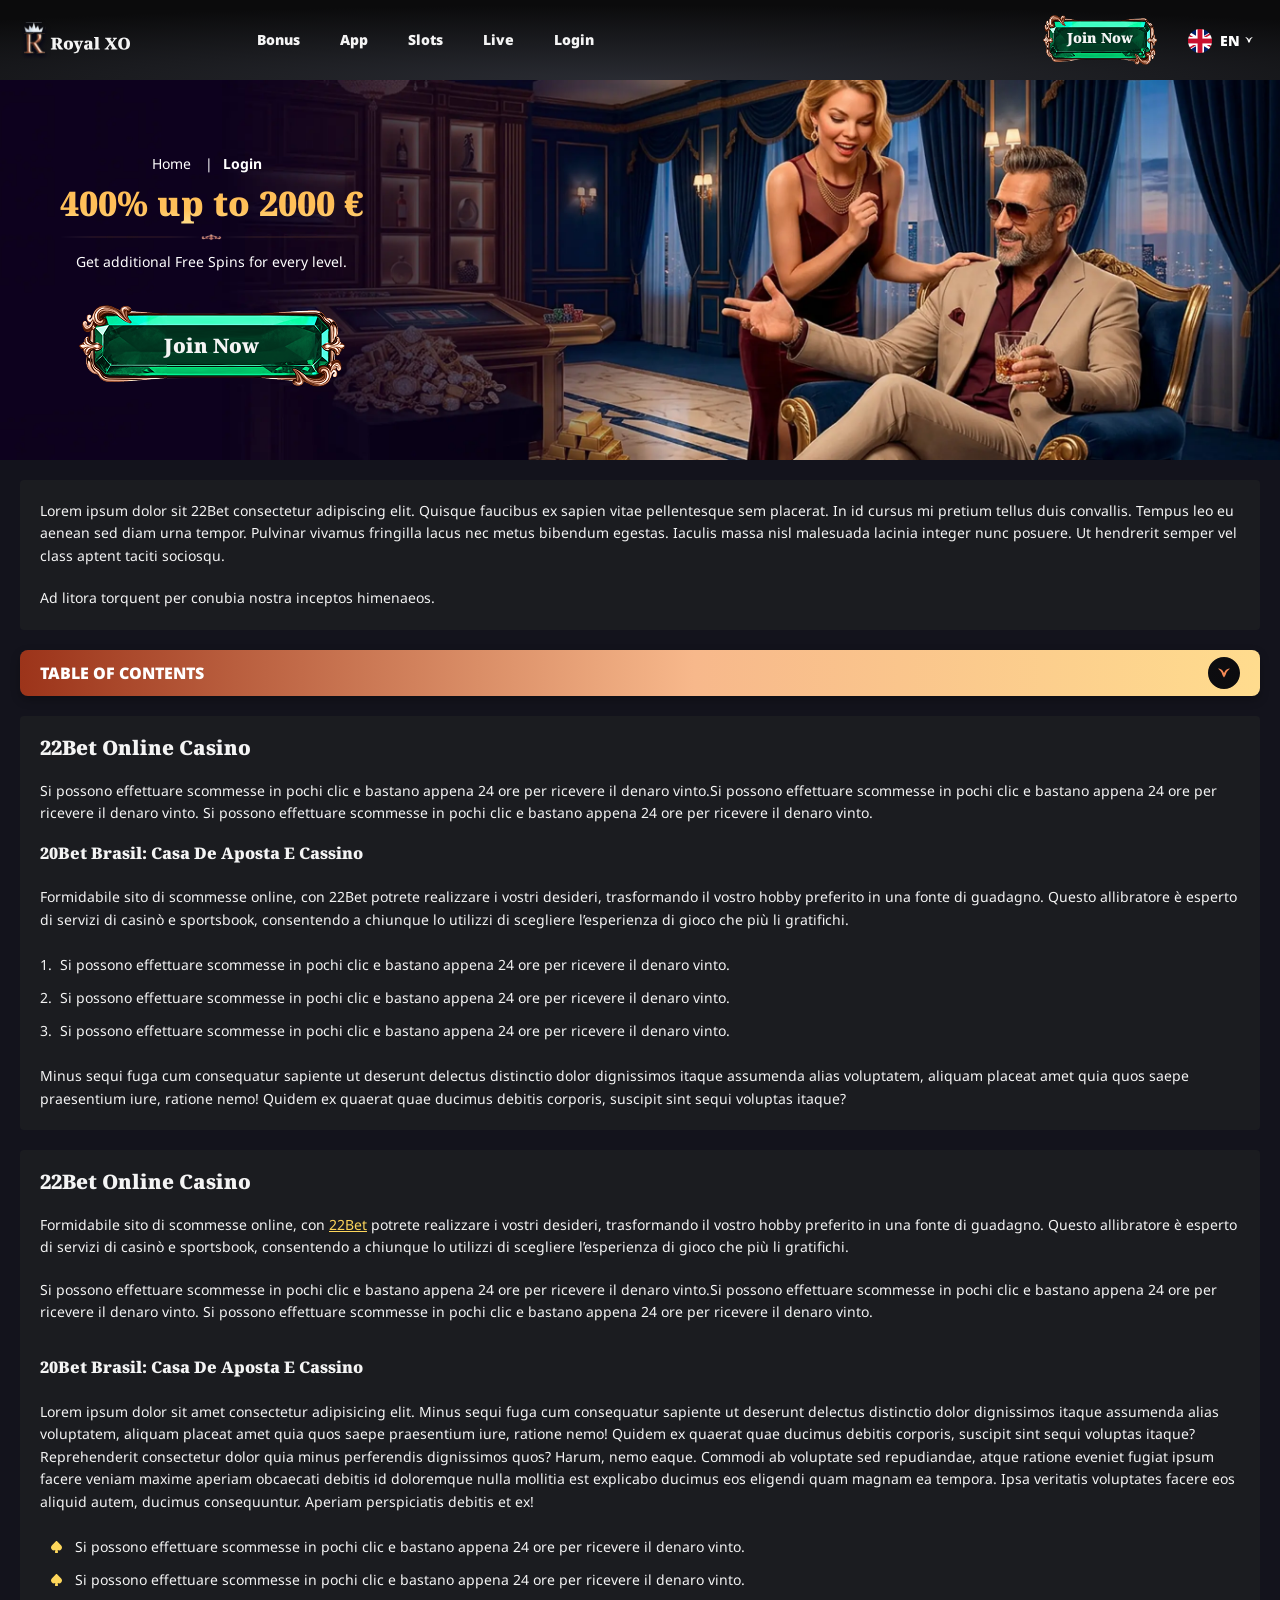
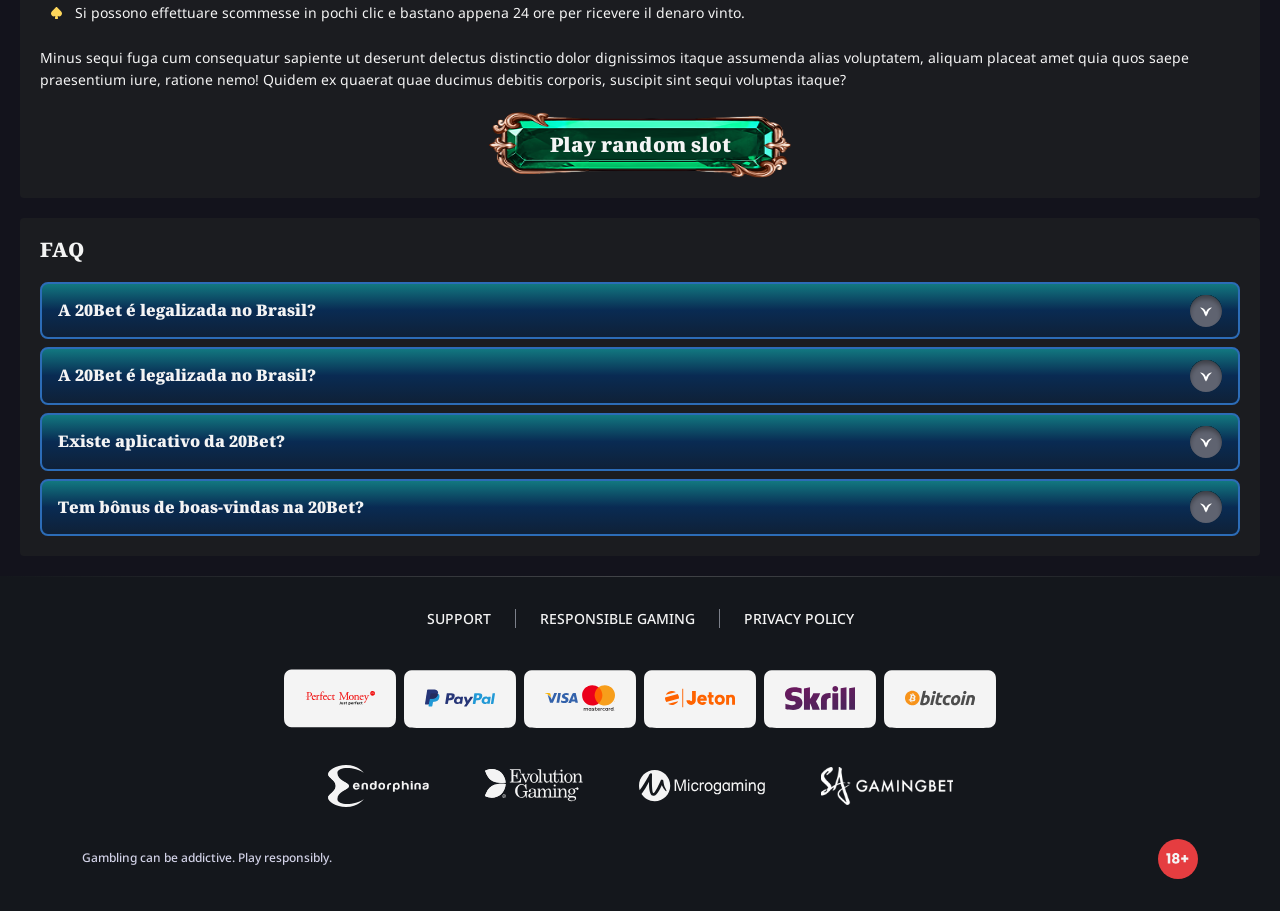
<file: login.html>
<!DOCTYPE html>
<html lang="en">
  <head>
    <meta charset="UTF-8" />
   
    <meta name="viewport" content="width=device-width, initial-scale=1.0" />
    <title>RoyalXo </title>
    <meta name="description" content />
    <meta property="og:site_name" content />
    <meta property="og:title" content />
    <meta property="og:type" content="website" />
    <meta property="og:url" content />
    <meta property="og:image" content />
    <meta property="og:image:alt" content />
    <meta property="og:locale" content="en" />
    <meta property="og:description" content />
    <link rel="preconnect" href="https://fonts.googleapis.com" />
    <link rel="preconnect" href="https://fonts.gstatic.com" crossorigin="anonymous" />
  <link href="https://fonts.googleapis.com/css2?family=Noto+Sans:wght@100;200;300;400;500;600;700;800;900&display=swap" rel="stylesheet">
  <link href="https://fonts.googleapis.com/css2?family=Noto+Serif:wght@100;200;300;400;500;600;700;800;900&display=swap" rel="stylesheet">

    <link rel="stylesheet" href="./css/reset.css" />
    <link rel="stylesheet" href="./css/main.css" />
    <link rel="stylesheet" href="./css/media.css"/>
    <link rel="icon" href="./images/favicon.png" type="image/x-icon"/>
    <script
    src="https://code.jquery.com/jquery-3.6.1.min.js"
    integrity="sha256-o88AwQnZB+VDvE9tvIXrMQaPlFFSUTR+nldQm1LuPXQ="
    crossorigin="anonymous"
  ></script>
  </head>
  <body>
   <header class="header">
      <section class="content header__content">
          <a href="/" class="logo header__logo"
          ><img src="./images/logo.svg" alt="logo" title
        /></a>
        <nav class="menu header__menu">
            <ul class="header__menu-list">
                
              <li class="" >
            
               <a href="./bonus.html" >
                Bonus
              </a>
            </li>
              <li>
                <a href="./app.html">
                 App
                </a>
              </li>
              
       
             
                  <li>
                    <a href="./slots.html">
                   Slots
                  </a></li>
                 
             
              
              
          
               <li>
                <a href="./live.html">
               Live
                </a>
              </li>
          
              <li>
                <a href="./login.html">
               Login
                </a>
              </li>
          
            </ul>
            <div class="header__button header__button-menu " >
              <a href="#" class="button  button__login-menu">Join Now</a>
            
            </div>
           
          </nav>
        
        <button class="header__btn-menu" >
          <svg width="16px" height="16px" viewBox="0 0 16 16" xmlns="http://www.w3.org/2000/svg">
              <rect y="0" width="16" height="3" rx="1.5"></rect>
              <rect y="6.5" width="16" height="3" rx="1.5"></rect>
              <rect y="13" width="16" height="3" rx="1.5"></rect>
            </svg>
        </button>
<a href="#" class="button button__login">Join Now</a>
           
             <div class="header__language">
                <div class="header__flag-wrap">
                  <a class="header__country" href="#">
                    <span><img src="./images/flag.png" alt=" Flag" title /></span>
                     <span>en</span>
                  </a>
                </div>
                <div class="header__flag-menu">
                  <ul>
                   
                    <li>
                      <a href="#" class="header__flag-link">
                        <span>
                          <img src="./images/flag-de.png" alt="flag" title />
                        </span>
                        <span>de</span>
                      </a>
                    </li>
                    <li>
                      <a href="#" class="header__flag-link">
                        <span>
                          <img src="./images/flag-es.png" alt="flag" title />
                        </span>
                        <span>es</span>
                      </a>
                    </li>
                     <li>
                      <a href="#" class="header__flag-link">
                        <span>
                          <img src="./images/flag-pl.png" alt="flag" title />
                        </span>
                        <span>pl</span>
                      </a>
                    </li>
                     <li>
                      <a href="#" class="header__flag-link">
                        <span>
                          <img src="./images/flag-cz.png" alt="flag" title />
                        </span>
                        <span>cz</span>
                      </a>
                    </li>
                     <li>
                      <a href="#" class="header__flag-link">
                        <span>
                          <img src="./images/flag-gr.png" alt="flag" title />
                        </span>
                        <span>gr</span>
                      </a>
                    </li>
                     <li>
                      <a href="#" class="header__flag-link">
                        <span>
                          <img src="./images/flag-hu.png" alt="flag" title />
                        </span>
                        <span>hu</span>
                      </a>
                    </li>
                     <li>
                      <a href="#" class="header__flag-link">
                        <span>
                          <img src="./images/flag-si.png" alt="flag" title />
                        </span>
                        <span>si</span>
                      </a>
                    </li>
                     <li>
                      <a href="#" class="header__flag-link">
                        <span>
                          <img src="./images/flag-it.png" alt="flag" title />
                        </span>
                        <span>it</span>
                      </a>
                    </li>
                     <li>
                      <a href="#" class="header__flag-link">
                        <span>
                          <img src="./images/flag-pt.png" alt="flag" title />
                        </span>
                        <span>pt</span>
                      </a>
                    </li>
                    
                  </ul>
                </div>
              </div>  
            
      </section>
    </header>
     <main class="main home main-page">
        <section class=" hero hero__page">
           
            <div class="background ">
              <img src="./images/layout-images/bg-login.webp" alt="hero" title />
              
            </div>
            <div class="hero__wrapper hero__wrapper-page">
              <div class="hero__data hero__data-bonus">
                <ul
                class="breadcrumbs "
                
              >
                <li
                  
                >
                  <a href="/" >
                    <span >Home</span></a
                  >
                 
                </li>
                <li
                  
                >
                  <a  > <span >Login</span></a>
                 
                </li>
              </ul>
                <h1 class="title general hero__title">
         400% up to 2000 € 
                </h1>
                 <p class="hero__text">Get additional Free Spins for every level.</p>
               
                <a href="#" class="button  hero__button ">Join Now</a>
               
              </div>
             
            </div>
          </section>
      <section class="main__wrap main__wrap-page">
       
       <section class="content__wrapper content__wrapper-page">
           <section class="content article">
            <p>Lorem ipsum dolor sit 22Bet consectetur adipiscing elit. Quisque faucibus ex sapien vitae pellentesque sem placerat. In id cursus mi pretium tellus duis convallis. Tempus leo eu aenean sed diam urna tempor. Pulvinar vivamus fringilla lacus nec metus bibendum egestas. Iaculis massa nisl malesuada lacinia integer nunc posuere. Ut hendrerit semper vel class aptent taciti sociosqu.</p>
            <p>Ad litora torquent per conubia nostra inceptos himenaeos.</p>
          </section>
            
              <section class="content menu-review__content">
              

            
                <div class="menu__review-desk menu__review-content">table of contents</div>
                <ul class="menu__review menu__review-list">
                  <li><a href="#">Casa de Aposta e Cassino</a></li>
                    <li><a href="#">Casa de Aposta e Cassino</a></li>
                      <li><a href="#">Casa de Aposta e Cassino</a></li>
                        <li><a href="#">Casa de Aposta e Cassino</a></li>
                           <li><a href="#">Frequently Asked Questions</a></li>
                         
                          
                </ul>
             
          
          </section>
      
           <section class="content article">
            <h2 class="title high article__title">22Bet Online casino</h2>
            
                <p>Si possono effettuare scommesse in pochi clic e bastano appena 24 ore per ricevere il denaro vinto.Si possono effettuare scommesse in pochi clic e bastano appena 24 ore per ricevere il denaro vinto. Si possono effettuare scommesse in pochi clic e bastano appena 24 ore per ricevere il denaro vinto.</p>
         <h3>20Bet Brasil: Casa de Aposta e Cassino</h3>  
         <p>Formidabile sito di scommesse online, con 22Bet potrete realizzare i vostri desideri, trasformando il vostro hobby preferito in una fonte di guadagno. Questo allibratore è esperto di servizi di casinò e sportsbook, consentendo a chiunque lo utilizzi di scegliere l’esperienza di gioco che più li gratifichi.</p>
           <ol>
            <li>Si possono effettuare scommesse in pochi clic e bastano appena 24 ore per ricevere il denaro vinto.</li>
            <li>Si possono effettuare scommesse in pochi clic e bastano appena 24 ore per ricevere il denaro vinto.</li>
            <li>Si possono effettuare scommesse in pochi clic e bastano appena 24 ore per ricevere il denaro vinto.</li>
                </ol>
              
              <p>Minus sequi fuga cum consequatur sapiente ut deserunt delectus distinctio dolor dignissimos itaque assumenda alias voluptatem, aliquam placeat amet quia quos saepe praesentium iure, ratione nemo! Quidem ex quaerat quae ducimus debitis corporis, suscipit sint sequi voluptas itaque? </p>
          
            </section>
                <section class="content article">
            <h2 class="title high article__title">22Bet Online casino</h2>
            <p>
              Formidabile sito di scommesse online, con <a href="#">22Bet</a> potrete realizzare i vostri desideri, trasformando il vostro hobby preferito in una fonte di guadagno. Questo allibratore è esperto di servizi di casinò e sportsbook, consentendo a chiunque lo utilizzi di scegliere l’esperienza di gioco che più li gratifichi.
            </p>      
            <p>Si possono effettuare scommesse in pochi clic e bastano appena 24 ore per ricevere il denaro vinto.Si possono effettuare scommesse in pochi clic e bastano appena 24 ore per ricevere il denaro vinto. Si possono effettuare scommesse in pochi clic e bastano appena 24 ore per ricevere il denaro vinto.</p>
            <h3><h3>20Bet Brasil: Casa de Aposta e Cassino</h3>  </h3>
           <p>Lorem ipsum dolor sit amet consectetur adipisicing elit. Minus sequi fuga cum consequatur sapiente ut deserunt delectus distinctio dolor dignissimos itaque assumenda alias voluptatem, aliquam placeat amet quia quos saepe praesentium iure, ratione nemo! Quidem ex quaerat quae ducimus debitis corporis, suscipit sint sequi voluptas itaque? Reprehenderit consectetur dolor quia minus perferendis dignissimos quos? Harum, nemo eaque. Commodi ab voluptate sed repudiandae, atque ratione eveniet fugiat ipsum facere veniam maxime aperiam obcaecati debitis id doloremque nulla mollitia est explicabo ducimus eos eligendi quam magnam ea tempora. Ipsa veritatis voluptates facere eos aliquid autem, ducimus consequuntur. Aperiam perspiciatis debitis et ex!</p>
             <ul>
            <li>Si possono effettuare scommesse in pochi clic e bastano appena 24 ore per ricevere il denaro vinto.</li>
            <li>Si possono effettuare scommesse in pochi clic e bastano appena 24 ore per ricevere il denaro vinto.</li>
            <li>Si possono effettuare scommesse in pochi clic e bastano appena 24 ore per ricevere il denaro vinto.</li>
                </ul>
              
              <p>Minus sequi fuga cum consequatur sapiente ut deserunt delectus distinctio dolor dignissimos itaque assumenda alias voluptatem, aliquam placeat amet quia quos saepe praesentium iure, ratione nemo! Quidem ex quaerat quae ducimus debitis corporis, suscipit sint sequi voluptas itaque? </p>
             <a href="#" class="button">Play random slot</a>
          </section>
        
          <section class="content faq">
            <h2 class="title high faq__title"> FAQ </h2>
            <ol class="faq__list " >
              <li class="faq__item"  >
                <h3 class="title medium faq__subtitle js-button-expander js-button-expander--faq"  > A 20Bet é legalizada no Brasil?
                 </h3>
                <div  class="faq__answer js-expand-content js-expand-content--faq" >
                  <p  >
                  Lorem ipsum dolor sit amet, consectetur adipisicing elit. Dolorum velit harum repellendus quia distinctio dolorem temporibus totam nostrum facilis, incidunt ab dolor vel. Ipsum provident laborum atque, iste dolorum cupiditate at nam. Dignissimos accusamus ipsam, amet perspiciatis dolore quibusdam provident. </p>
                </div>
              </li>
               <li class="faq__item"  >
                <h3 class="title medium faq__subtitle js-button-expander js-button-expander--faq"  > A 20Bet é legalizada no Brasil?
                 </h3>
                <div  class="faq__answer js-expand-content js-expand-content--faq" >
                  <p  >
                  Lorem ipsum dolor sit amet, consectetur adipisicing elit. Dolorum velit harum repellendus quia distinctio dolorem temporibus totam nostrum facilis, incidunt ab dolor vel. Ipsum provident laborum atque, iste dolorum cupiditate at nam. Dignissimos accusamus ipsam, amet perspiciatis dolore quibusdam provident. </p>
                </div>
              </li>
              <li class="faq__item"  >
                <h3 class="title medium faq__subtitle js-button-expander js-button-expander--faq"  >Existe aplicativo da 20Bet?</h3>
                <div class="faq__answer js-expand-content js-expand-content--faq" >
                  <p  >
                 Lorem ipsum dolor sit amet, consectetur adipisicing elit. Dolorum velit harum repellendus quia distinctio dolorem temporibus totam nostrum facilis, incidunt ab dolor vel. Ipsum provident laborum atque, iste dolorum cupiditate at nam. Dignissimos accusamus ipsam, amet perspiciatis dolore quibusdam provident. </p>
                </div>
              </li> 
              <li class="faq__item"  >
                <h3 class="title medium faq__subtitle js-button-expander js-button-expander--faq"  >Tem bônus de boas-vindas na 20Bet?</h3>
                <div class="faq__answer js-expand-content js-expand-content--faq" >
                  <p  >
                  Lorem ipsum dolor sit amet, consectetur adipisicing elit. Dolorum velit harum repellendus quia distinctio dolorem temporibus totam nostrum facilis, incidunt ab dolor vel. Ipsum provident laborum atque, iste dolorum cupiditate at nam. Dignissimos accusamus ipsam, amet perspiciatis dolore quibusdam provident. </p>
                </div>
              </li> 
            
             
            </ol>
          </section>
          
        </section> 
        
       
        <div class=""  onclick="scrollToTop()">
          <button class="main__arrow" id="scrollToTopBtn"></button>
        </div> 
      </section>
    </main> 
     <footer class=" footer ">
      <section class="content footer__content">
        <ul class="footer__menu">
        
         <li><a href="./support.html">Support</a></li>
         <li><a href="./responsible.html">Responsible Gaming</a></li>
         <li><a href="./policy.html">Privacy Policy</a></li>
         
        </ul>
       
          <ul class="footer__cards-list">
           
            
            <li>
              <a href="#"
                ><img
                  src="./images/footer-img1.svg"
                  alt="image"
                  title
              /></a>
            </li>
             <li>
              <a href="#"
                ><img
                  src="./images/footer-img2.svg"
                  alt="image"
                  title
              /></a>
            </li>
             <li>
              <a href="#"
                ><img
                  src="./images/footer-img3.svg"
                  alt="image"
                  title
              /></a>
            </li>
             <li>
              <a href="#"
                ><img
                  src="./images/footer-img4.svg"
                  alt="image"
                  title
              /></a>
            </li>
             <li>
              <a href="#"
                ><img
                  src="./images/footer-img5.svg"
                  alt="image"
                  title
              /></a>
            </li>
             <li>
              <a href="#"
                ><img
                  src="./images/footer-img6.svg"
                  alt="image"
                  title
              /></a>
            </li>
           
           
          </ul>
         <ul class="footer__cards-list footer__cards">
           
            
            <li>
              <a href="#"
                ><img
                  src="./images/footer-img7.svg"
                  alt="image"
                  title
              /></a>
            </li>
              <li>
              <a href="#"
                ><img
                  src="./images/footer-img8.svg"
                  alt="image"
                  title
              /></a>
            </li>
              <li>
              <a href="#"
                ><img
                  src="./images/footer-img9.svg"
                  alt="image"
                  title
              /></a>
            </li>
              <li>
              <a href="#"
                ><img
                  src="./images/footer-img10.svg"
                  alt="image"
                  title
              /></a>
            </li>
         </ul>
     <div class="footer__wrapp">
          <div class="footer__text">
            <p>Gambling can be addictive. Play responsibly. 
</p>
           
          </div>
         
      <div class="footer__age">
            <img src="./images/age.svg" alt="age" title />
          </div>
     </div>
      </section>
    </footer>
    <script src="./js/sidebar.js" defer></script>
    <script src="./js/expander.js" defer></script>
    <script src="./js/mobile-menu.js" defer></script>
    <script src="./js/flag.js" defer></script>
     <script src="./js/arrowUp.js" defer></script>
  </body>
</html>
</file>
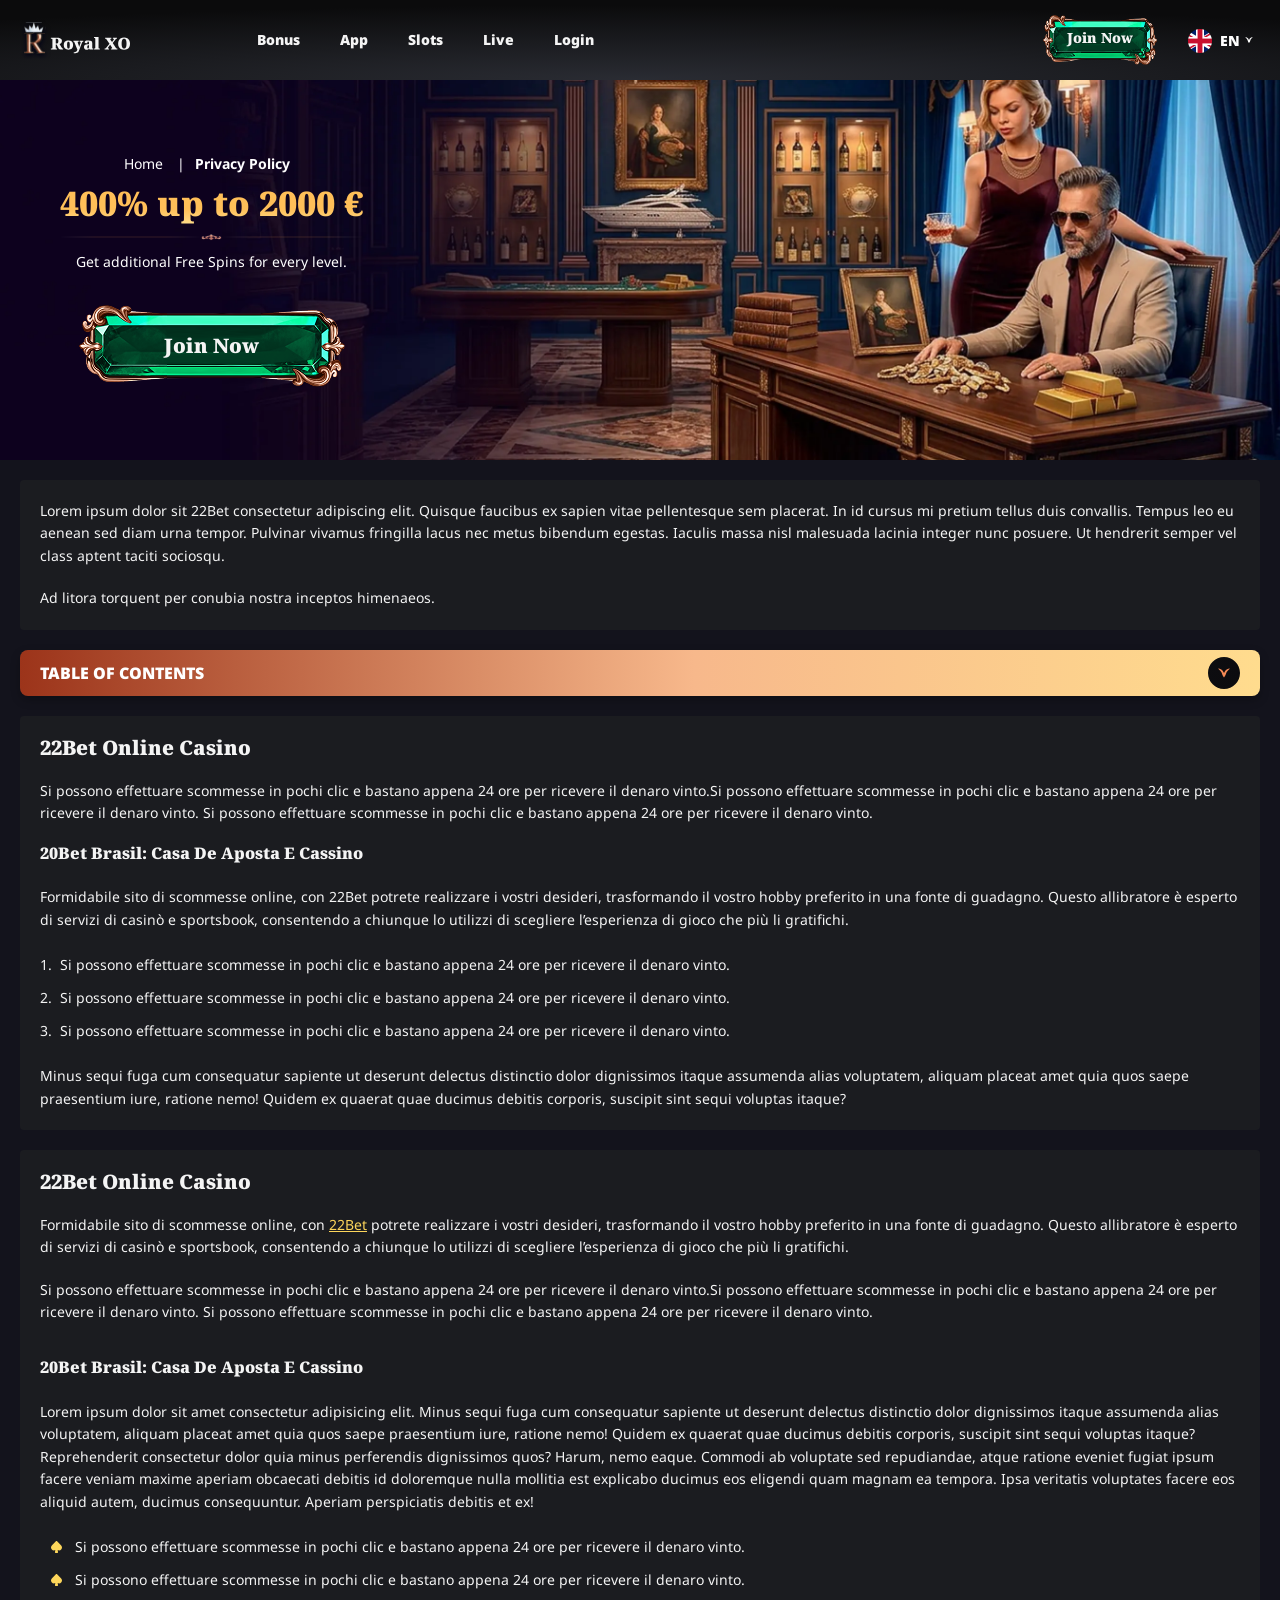
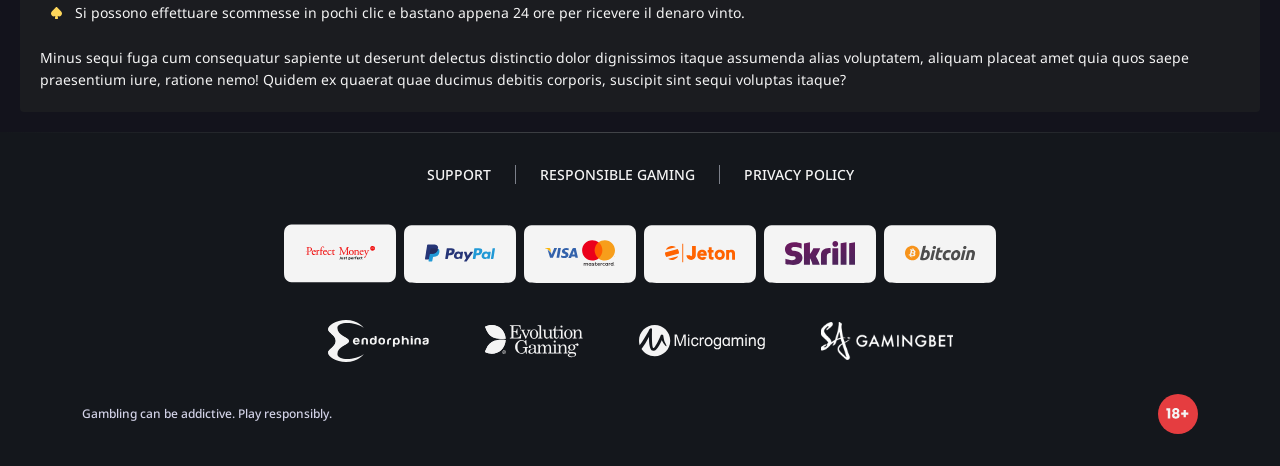
<file: policy.html>
<!DOCTYPE html>
<html lang="en">
  <head>
    <meta charset="UTF-8" />
   
    <meta name="viewport" content="width=device-width, initial-scale=1.0" />
    <title>RoyalXo </title>
    <meta name="description" content />
    <meta property="og:site_name" content />
    <meta property="og:title" content />
    <meta property="og:type" content="website" />
    <meta property="og:url" content />
    <meta property="og:image" content />
    <meta property="og:image:alt" content />
    <meta property="og:locale" content="en" />
    <meta property="og:description" content />
    <link rel="preconnect" href="https://fonts.googleapis.com" />
    <link rel="preconnect" href="https://fonts.gstatic.com" crossorigin="anonymous" />
  <link href="https://fonts.googleapis.com/css2?family=Noto+Sans:wght@100;200;300;400;500;600;700;800;900&display=swap" rel="stylesheet">
  <link href="https://fonts.googleapis.com/css2?family=Noto+Serif:wght@100;200;300;400;500;600;700;800;900&display=swap" rel="stylesheet">

    <link rel="stylesheet" href="./css/reset.css" />
    <link rel="stylesheet" href="./css/main.css" />
    <link rel="stylesheet" href="./css/media.css"/>
    <link rel="icon" href="./images/favicon.png" type="image/x-icon"/>
    <script
    src="https://code.jquery.com/jquery-3.6.1.min.js"
    integrity="sha256-o88AwQnZB+VDvE9tvIXrMQaPlFFSUTR+nldQm1LuPXQ="
    crossorigin="anonymous"
  ></script>
  </head>
  <body>
   <header class="header">
      <section class="content header__content">
          <a href="/" class="logo header__logo"
          ><img src="./images/logo.svg" alt="logo" title
        /></a>
        <nav class="menu header__menu">
            <ul class="header__menu-list">
                
              <li class="" >
            
               <a href="./bonus.html" >
                Bonus
              </a>
            </li>
              <li>
                <a href="./app.html">
                 App
                </a>
              </li>
              
       
             
                  <li>
                    <a href="./slots.html">
                   Slots
                  </a></li>
                 
             
              
              
          
               <li>
                <a href="./live.html">
               Live
                </a>
              </li>
          
              <li>
                <a href="./login.html">
               Login
                </a>
              </li>
          
            </ul>
            <div class="header__button header__button-menu " >
              <a href="#" class="button  button__login-menu">Join Now</a>
            
            </div>
           
          </nav>
        
        <button class="header__btn-menu" >
          <svg width="16px" height="16px" viewBox="0 0 16 16" xmlns="http://www.w3.org/2000/svg">
              <rect y="0" width="16" height="3" rx="1.5"></rect>
              <rect y="6.5" width="16" height="3" rx="1.5"></rect>
              <rect y="13" width="16" height="3" rx="1.5"></rect>
            </svg>
        </button>
<a href="#" class="button button__login">Join Now</a>
           
             <div class="header__language">
                <div class="header__flag-wrap">
                  <a class="header__country" href="#">
                    <span><img src="./images/flag.png" alt=" Flag" title /></span>
                     <span>en</span>
                  </a>
                </div>
                <div class="header__flag-menu">
                  <ul>
                   
                    <li>
                      <a href="#" class="header__flag-link">
                        <span>
                          <img src="./images/flag-de.png" alt="flag" title />
                        </span>
                        <span>de</span>
                      </a>
                    </li>
                    <li>
                      <a href="#" class="header__flag-link">
                        <span>
                          <img src="./images/flag-es.png" alt="flag" title />
                        </span>
                        <span>es</span>
                      </a>
                    </li>
                     <li>
                      <a href="#" class="header__flag-link">
                        <span>
                          <img src="./images/flag-pl.png" alt="flag" title />
                        </span>
                        <span>pl</span>
                      </a>
                    </li>
                     <li>
                      <a href="#" class="header__flag-link">
                        <span>
                          <img src="./images/flag-cz.png" alt="flag" title />
                        </span>
                        <span>cz</span>
                      </a>
                    </li>
                     <li>
                      <a href="#" class="header__flag-link">
                        <span>
                          <img src="./images/flag-gr.png" alt="flag" title />
                        </span>
                        <span>gr</span>
                      </a>
                    </li>
                     <li>
                      <a href="#" class="header__flag-link">
                        <span>
                          <img src="./images/flag-hu.png" alt="flag" title />
                        </span>
                        <span>hu</span>
                      </a>
                    </li>
                     <li>
                      <a href="#" class="header__flag-link">
                        <span>
                          <img src="./images/flag-si.png" alt="flag" title />
                        </span>
                        <span>si</span>
                      </a>
                    </li>
                     <li>
                      <a href="#" class="header__flag-link">
                        <span>
                          <img src="./images/flag-it.png" alt="flag" title />
                        </span>
                        <span>it</span>
                      </a>
                    </li>
                     <li>
                      <a href="#" class="header__flag-link">
                        <span>
                          <img src="./images/flag-pt.png" alt="flag" title />
                        </span>
                        <span>pt</span>
                      </a>
                    </li>
                    
                  </ul>
                </div>
              </div>  
            
      </section>
    </header>
     <main class="main home main-page">
        <section class=" hero hero__page">
           
            <div class="background background-pagePolicy">
              <img src="./images/layout-images/bg-policy.webp" alt="hero" title />
              
            </div>
            <div class="hero__wrapper hero__wrapper-page">
              <div class="hero__data hero__data-bonus">
                <ul
                class="breadcrumbs "
                
              >
                <li
                  
                >
                  <a href="/" >
                    <span >Home</span></a
                  >
                 
                </li>
                <li
                  
                >
                  <a  > <span >Privacy Policy</span></a>
                 
                </li>
              </ul>
                <h1 class="title general hero__title">
         400% up to 2000 € 
                </h1>
                 <p class="hero__text">Get additional Free Spins for every level.</p>
               
                <a href="#" class="button  hero__button ">Join Now</a>
               
              </div>
             
            </div>
          </section>
      <section class="main__wrap main__wrap-page">
       
       <section class="content__wrapper content__wrapper-page">
           <section class="content article">
            <p>Lorem ipsum dolor sit 22Bet consectetur adipiscing elit. Quisque faucibus ex sapien vitae pellentesque sem placerat. In id cursus mi pretium tellus duis convallis. Tempus leo eu aenean sed diam urna tempor. Pulvinar vivamus fringilla lacus nec metus bibendum egestas. Iaculis massa nisl malesuada lacinia integer nunc posuere. Ut hendrerit semper vel class aptent taciti sociosqu.</p>
            <p>Ad litora torquent per conubia nostra inceptos himenaeos.</p>
          </section>
            
              <section class="content menu-review__content">
              

            
                <div class="menu__review-desk menu__review-content">table of contents</div>
                <ul class="menu__review menu__review-list">
                  <li><a href="#">Casa de Aposta e Cassino</a></li>
                    <li><a href="#">Casa de Aposta e Cassino</a></li>
                      <li><a href="#">Casa de Aposta e Cassino</a></li>
                        <li><a href="#">Casa de Aposta e Cassino</a></li>
                           <li><a href="#">Frequently Asked Questions</a></li>
                         
                          
                </ul>
             
          
          </section>
      
           <section class="content article">
            <h2 class="title high article__title">22Bet Online casino</h2>
            
                <p>Si possono effettuare scommesse in pochi clic e bastano appena 24 ore per ricevere il denaro vinto.Si possono effettuare scommesse in pochi clic e bastano appena 24 ore per ricevere il denaro vinto. Si possono effettuare scommesse in pochi clic e bastano appena 24 ore per ricevere il denaro vinto.</p>
         <h3>20Bet Brasil: Casa de Aposta e Cassino</h3>  
         <p>Formidabile sito di scommesse online, con 22Bet potrete realizzare i vostri desideri, trasformando il vostro hobby preferito in una fonte di guadagno. Questo allibratore è esperto di servizi di casinò e sportsbook, consentendo a chiunque lo utilizzi di scegliere l’esperienza di gioco che più li gratifichi.</p>
           <ol>
            <li>Si possono effettuare scommesse in pochi clic e bastano appena 24 ore per ricevere il denaro vinto.</li>
            <li>Si possono effettuare scommesse in pochi clic e bastano appena 24 ore per ricevere il denaro vinto.</li>
            <li>Si possono effettuare scommesse in pochi clic e bastano appena 24 ore per ricevere il denaro vinto.</li>
                </ol>
              
              <p>Minus sequi fuga cum consequatur sapiente ut deserunt delectus distinctio dolor dignissimos itaque assumenda alias voluptatem, aliquam placeat amet quia quos saepe praesentium iure, ratione nemo! Quidem ex quaerat quae ducimus debitis corporis, suscipit sint sequi voluptas itaque? </p>
          
            </section>
                <section class="content article">
            <h2 class="title high article__title">22Bet Online casino</h2>
            <p>
              Formidabile sito di scommesse online, con <a href="#">22Bet</a> potrete realizzare i vostri desideri, trasformando il vostro hobby preferito in una fonte di guadagno. Questo allibratore è esperto di servizi di casinò e sportsbook, consentendo a chiunque lo utilizzi di scegliere l’esperienza di gioco che più li gratifichi.
            </p>      
            <p>Si possono effettuare scommesse in pochi clic e bastano appena 24 ore per ricevere il denaro vinto.Si possono effettuare scommesse in pochi clic e bastano appena 24 ore per ricevere il denaro vinto. Si possono effettuare scommesse in pochi clic e bastano appena 24 ore per ricevere il denaro vinto.</p>
            <h3><h3>20Bet Brasil: Casa de Aposta e Cassino</h3>  </h3>
           <p>Lorem ipsum dolor sit amet consectetur adipisicing elit. Minus sequi fuga cum consequatur sapiente ut deserunt delectus distinctio dolor dignissimos itaque assumenda alias voluptatem, aliquam placeat amet quia quos saepe praesentium iure, ratione nemo! Quidem ex quaerat quae ducimus debitis corporis, suscipit sint sequi voluptas itaque? Reprehenderit consectetur dolor quia minus perferendis dignissimos quos? Harum, nemo eaque. Commodi ab voluptate sed repudiandae, atque ratione eveniet fugiat ipsum facere veniam maxime aperiam obcaecati debitis id doloremque nulla mollitia est explicabo ducimus eos eligendi quam magnam ea tempora. Ipsa veritatis voluptates facere eos aliquid autem, ducimus consequuntur. Aperiam perspiciatis debitis et ex!</p>
             <ul>
            <li>Si possono effettuare scommesse in pochi clic e bastano appena 24 ore per ricevere il denaro vinto.</li>
            <li>Si possono effettuare scommesse in pochi clic e bastano appena 24 ore per ricevere il denaro vinto.</li>
            <li>Si possono effettuare scommesse in pochi clic e bastano appena 24 ore per ricevere il denaro vinto.</li>
                </ul>
              
              <p>Minus sequi fuga cum consequatur sapiente ut deserunt delectus distinctio dolor dignissimos itaque assumenda alias voluptatem, aliquam placeat amet quia quos saepe praesentium iure, ratione nemo! Quidem ex quaerat quae ducimus debitis corporis, suscipit sint sequi voluptas itaque? </p>
            
          </section>
        
        </section> 
        
       
        <div class=""  onclick="scrollToTop()">
          <button class="main__arrow" id="scrollToTopBtn"></button>
        </div> 
      </section>
    </main> 
     <footer class=" footer ">
      <section class="content footer__content">
        <ul class="footer__menu">
        
         <li><a href="./support.html">Support</a></li>
         <li><a href="./responsible.html">Responsible Gaming</a></li>
         <li><a href="./policy.html">Privacy Policy</a></li>
         
        </ul>
       
          <ul class="footer__cards-list">
           
            
            <li>
              <a href="#"
                ><img
                  src="./images/footer-img1.svg"
                  alt="image"
                  title
              /></a>
            </li>
             <li>
              <a href="#"
                ><img
                  src="./images/footer-img2.svg"
                  alt="image"
                  title
              /></a>
            </li>
             <li>
              <a href="#"
                ><img
                  src="./images/footer-img3.svg"
                  alt="image"
                  title
              /></a>
            </li>
             <li>
              <a href="#"
                ><img
                  src="./images/footer-img4.svg"
                  alt="image"
                  title
              /></a>
            </li>
             <li>
              <a href="#"
                ><img
                  src="./images/footer-img5.svg"
                  alt="image"
                  title
              /></a>
            </li>
             <li>
              <a href="#"
                ><img
                  src="./images/footer-img6.svg"
                  alt="image"
                  title
              /></a>
            </li>
           
           
          </ul>
         <ul class="footer__cards-list footer__cards">
           
            
            <li>
              <a href="#"
                ><img
                  src="./images/footer-img7.svg"
                  alt="image"
                  title
              /></a>
            </li>
              <li>
              <a href="#"
                ><img
                  src="./images/footer-img8.svg"
                  alt="image"
                  title
              /></a>
            </li>
              <li>
              <a href="#"
                ><img
                  src="./images/footer-img9.svg"
                  alt="image"
                  title
              /></a>
            </li>
              <li>
              <a href="#"
                ><img
                  src="./images/footer-img10.svg"
                  alt="image"
                  title
              /></a>
            </li>
         </ul>
     <div class="footer__wrapp">
          <div class="footer__text">
            <p>Gambling can be addictive. Play responsibly. 
</p>
           
          </div>
         
      <div class="footer__age">
            <img src="./images/age.svg" alt="age" title />
          </div>
     </div>
      </section>
    </footer>
    <script src="./js/sidebar.js" defer></script>
    <script src="./js/expander.js" defer></script>
    <script src="./js/mobile-menu.js" defer></script>
    <script src="./js/flag.js" defer></script>
     <script src="./js/arrowUp.js" defer></script>
  </body>
</html>
</file>
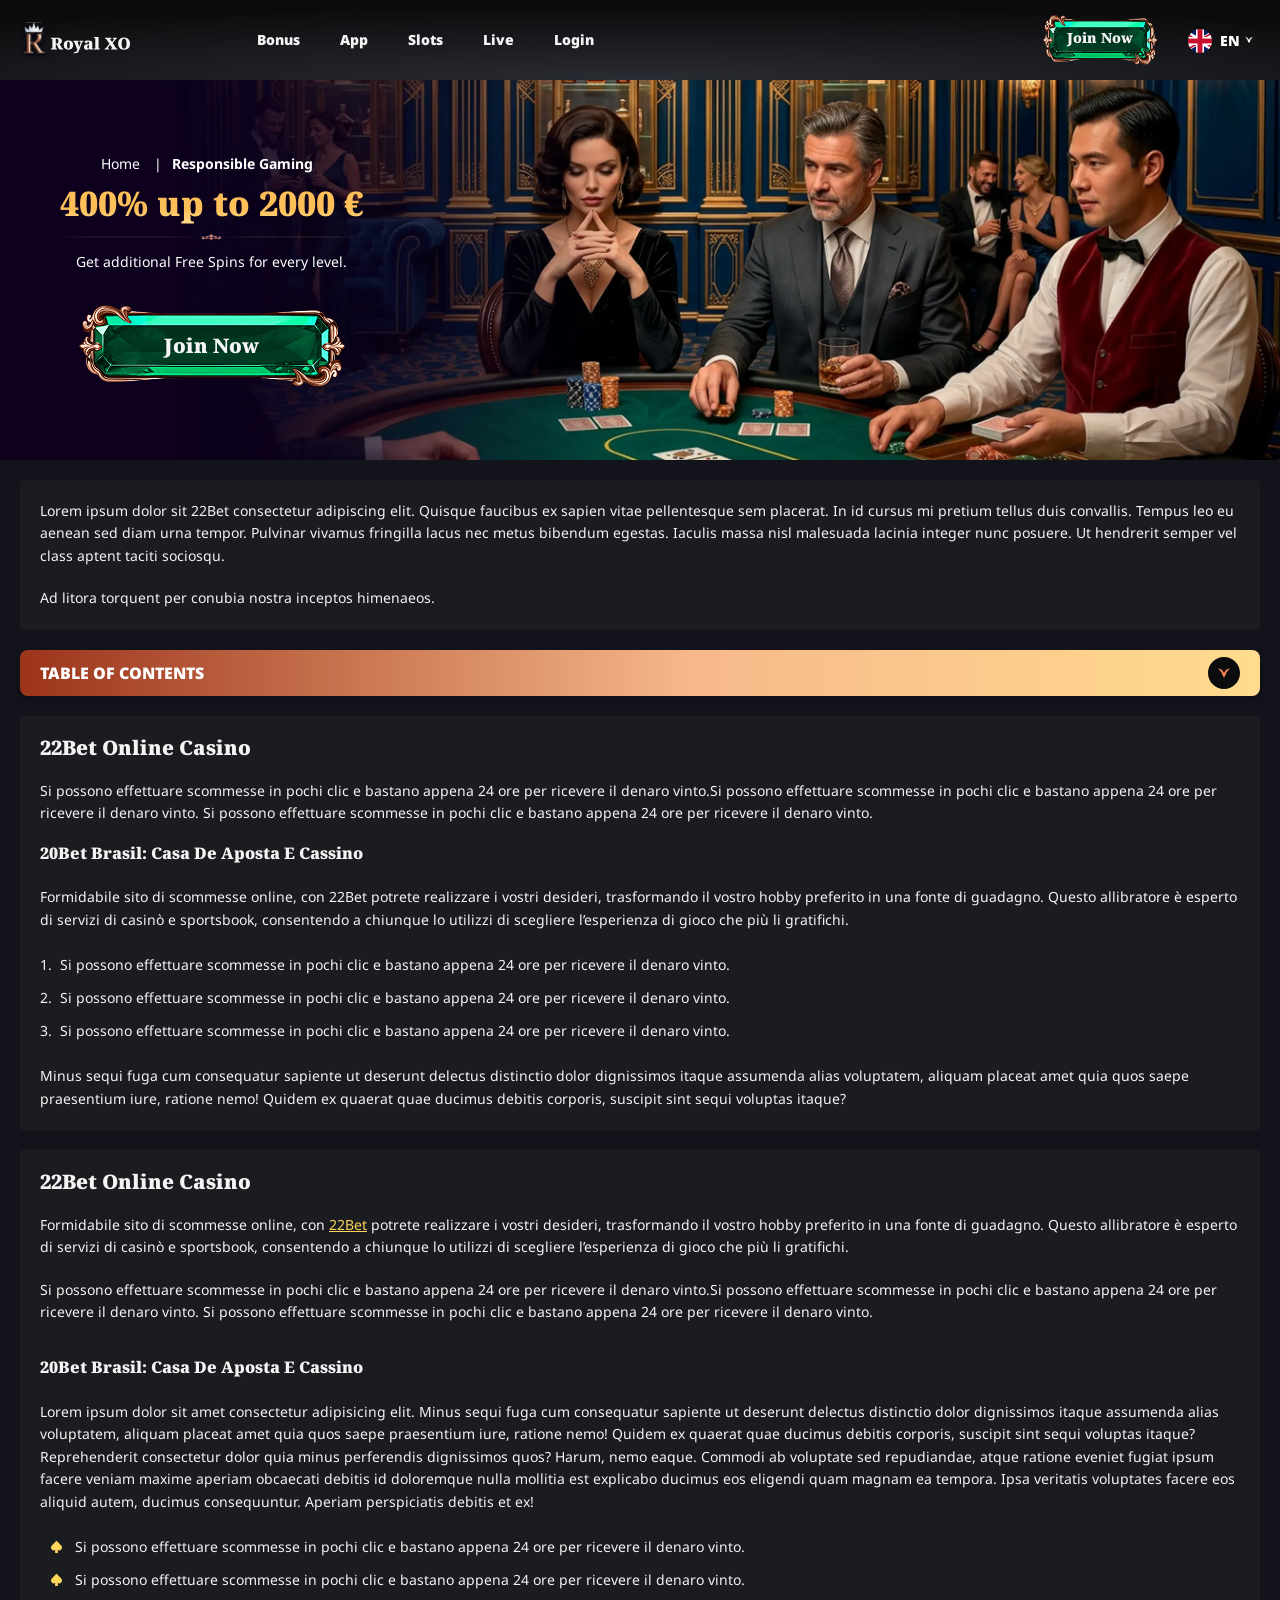
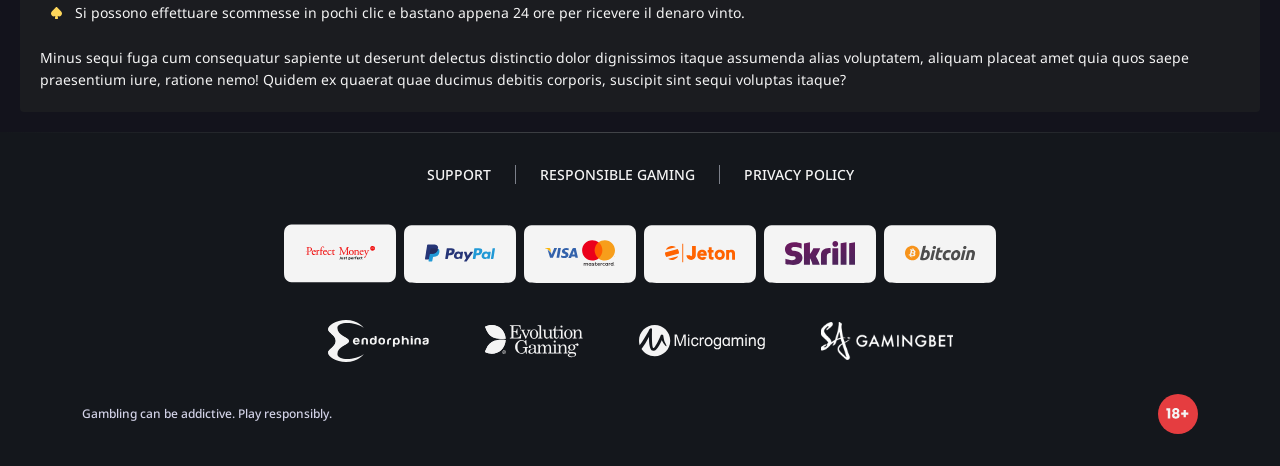
<file: responsible.html>
<!DOCTYPE html>
<html lang="en">
  <head>
    <meta charset="UTF-8" />
   
    <meta name="viewport" content="width=device-width, initial-scale=1.0" />
    <title>RoyalXo </title>
    <meta name="description" content />
    <meta property="og:site_name" content />
    <meta property="og:title" content />
    <meta property="og:type" content="website" />
    <meta property="og:url" content />
    <meta property="og:image" content />
    <meta property="og:image:alt" content />
    <meta property="og:locale" content="en" />
    <meta property="og:description" content />
    <link rel="preconnect" href="https://fonts.googleapis.com" />
    <link rel="preconnect" href="https://fonts.gstatic.com" crossorigin="anonymous" />
  <link href="https://fonts.googleapis.com/css2?family=Noto+Sans:wght@100;200;300;400;500;600;700;800;900&display=swap" rel="stylesheet">
  <link href="https://fonts.googleapis.com/css2?family=Noto+Serif:wght@100;200;300;400;500;600;700;800;900&display=swap" rel="stylesheet">

    <link rel="stylesheet" href="./css/reset.css" />
    <link rel="stylesheet" href="./css/main.css" />
    <link rel="stylesheet" href="./css/media.css"/>
    <link rel="icon" href="./images/favicon.png" type="image/x-icon"/>
    <script
    src="https://code.jquery.com/jquery-3.6.1.min.js"
    integrity="sha256-o88AwQnZB+VDvE9tvIXrMQaPlFFSUTR+nldQm1LuPXQ="
    crossorigin="anonymous"
  ></script>
  </head>
  <body>
   <header class="header">
      <section class="content header__content">
          <a href="/" class="logo header__logo"
          ><img src="./images/logo.svg" alt="logo" title
        /></a>
        <nav class="menu header__menu">
            <ul class="header__menu-list">
                
              <li class="" >
            
               <a href="./bonus.html" >
                Bonus
              </a>
            </li>
              <li>
                <a href="./app.html">
                 App
                </a>
              </li>
              
       
             
                  <li>
                    <a href="./slots.html">
                   Slots
                  </a></li>
                 
             
              
              
          
               <li>
                <a href="./live.html">
               Live
                </a>
              </li>
          
              <li>
                <a href="./login.html">
               Login
                </a>
              </li>
          
            </ul>
            <div class="header__button header__button-menu " >
              <a href="#" class="button  button__login-menu">Join Now</a>
            
            </div>
           
          </nav>
        
        <button class="header__btn-menu" >
          <svg width="16px" height="16px" viewBox="0 0 16 16" xmlns="http://www.w3.org/2000/svg">
              <rect y="0" width="16" height="3" rx="1.5"></rect>
              <rect y="6.5" width="16" height="3" rx="1.5"></rect>
              <rect y="13" width="16" height="3" rx="1.5"></rect>
            </svg>
        </button>
<a href="#" class="button button__login">Join Now</a>
           
             <div class="header__language">
                <div class="header__flag-wrap">
                  <a class="header__country" href="#">
                    <span><img src="./images/flag.png" alt=" Flag" title /></span>
                     <span>en</span>
                  </a>
                </div>
                <div class="header__flag-menu">
                  <ul>
                   
                    <li>
                      <a href="#" class="header__flag-link">
                        <span>
                          <img src="./images/flag-de.png" alt="flag" title />
                        </span>
                        <span>de</span>
                      </a>
                    </li>
                    <li>
                      <a href="#" class="header__flag-link">
                        <span>
                          <img src="./images/flag-es.png" alt="flag" title />
                        </span>
                        <span>es</span>
                      </a>
                    </li>
                     <li>
                      <a href="#" class="header__flag-link">
                        <span>
                          <img src="./images/flag-pl.png" alt="flag" title />
                        </span>
                        <span>pl</span>
                      </a>
                    </li>
                     <li>
                      <a href="#" class="header__flag-link">
                        <span>
                          <img src="./images/flag-cz.png" alt="flag" title />
                        </span>
                        <span>cz</span>
                      </a>
                    </li>
                     <li>
                      <a href="#" class="header__flag-link">
                        <span>
                          <img src="./images/flag-gr.png" alt="flag" title />
                        </span>
                        <span>gr</span>
                      </a>
                    </li>
                     <li>
                      <a href="#" class="header__flag-link">
                        <span>
                          <img src="./images/flag-hu.png" alt="flag" title />
                        </span>
                        <span>hu</span>
                      </a>
                    </li>
                     <li>
                      <a href="#" class="header__flag-link">
                        <span>
                          <img src="./images/flag-si.png" alt="flag" title />
                        </span>
                        <span>si</span>
                      </a>
                    </li>
                     <li>
                      <a href="#" class="header__flag-link">
                        <span>
                          <img src="./images/flag-it.png" alt="flag" title />
                        </span>
                        <span>it</span>
                      </a>
                    </li>
                     <li>
                      <a href="#" class="header__flag-link">
                        <span>
                          <img src="./images/flag-pt.png" alt="flag" title />
                        </span>
                        <span>pt</span>
                      </a>
                    </li>
                    
                  </ul>
                </div>
              </div>  
            
      </section>
    </header>
     <main class="main home main-page">
        <section class=" hero hero__page">
           
            <div class="background background-page">
              <img src="./images/layout-images/bg-responsible.webp" alt="hero" title />
              
            </div>
            <div class="hero__wrapper hero__wrapper-page">
              <div class="hero__data hero__data-bonus">
                <ul
                class="breadcrumbs "
                
              >
                <li
                  
                >
                  <a href="/" >
                    <span >Home</span></a
                  >
                 
                </li>
                <li
                  
                >
                  <a  > <span >Responsible Gaming </span></a>
                 
                </li>
              </ul>
                <h1 class="title general hero__title">
         400% up to 2000 € 
                </h1>
                 <p class="hero__text">Get additional Free Spins for every level.</p>
               
                <a href="#" class="button  hero__button ">Join Now</a>
               
              </div>
             
            </div>
          </section>
      <section class="main__wrap main__wrap-page">
       
       <section class="content__wrapper content__wrapper-page">
           <section class="content article">
            <p>Lorem ipsum dolor sit 22Bet consectetur adipiscing elit. Quisque faucibus ex sapien vitae pellentesque sem placerat. In id cursus mi pretium tellus duis convallis. Tempus leo eu aenean sed diam urna tempor. Pulvinar vivamus fringilla lacus nec metus bibendum egestas. Iaculis massa nisl malesuada lacinia integer nunc posuere. Ut hendrerit semper vel class aptent taciti sociosqu.</p>
            <p>Ad litora torquent per conubia nostra inceptos himenaeos.</p>
          </section>
            
              <section class="content menu-review__content">
              

            
                <div class="menu__review-desk menu__review-content">table of contents</div>
                <ul class="menu__review menu__review-list">
                  <li><a href="#">Casa de Aposta e Cassino</a></li>
                    <li><a href="#">Casa de Aposta e Cassino</a></li>
                      <li><a href="#">Casa de Aposta e Cassino</a></li>
                        <li><a href="#">Casa de Aposta e Cassino</a></li>
                           <li><a href="#">Frequently Asked Questions</a></li>
                         
                          
                </ul>
             
          
          </section>
      
           <section class="content article">
            <h2 class="title high article__title">22Bet Online casino</h2>
            
                <p>Si possono effettuare scommesse in pochi clic e bastano appena 24 ore per ricevere il denaro vinto.Si possono effettuare scommesse in pochi clic e bastano appena 24 ore per ricevere il denaro vinto. Si possono effettuare scommesse in pochi clic e bastano appena 24 ore per ricevere il denaro vinto.</p>
         <h3>20Bet Brasil: Casa de Aposta e Cassino</h3>  
         <p>Formidabile sito di scommesse online, con 22Bet potrete realizzare i vostri desideri, trasformando il vostro hobby preferito in una fonte di guadagno. Questo allibratore è esperto di servizi di casinò e sportsbook, consentendo a chiunque lo utilizzi di scegliere l’esperienza di gioco che più li gratifichi.</p>
           <ol>
            <li>Si possono effettuare scommesse in pochi clic e bastano appena 24 ore per ricevere il denaro vinto.</li>
            <li>Si possono effettuare scommesse in pochi clic e bastano appena 24 ore per ricevere il denaro vinto.</li>
            <li>Si possono effettuare scommesse in pochi clic e bastano appena 24 ore per ricevere il denaro vinto.</li>
                </ol>
              
              <p>Minus sequi fuga cum consequatur sapiente ut deserunt delectus distinctio dolor dignissimos itaque assumenda alias voluptatem, aliquam placeat amet quia quos saepe praesentium iure, ratione nemo! Quidem ex quaerat quae ducimus debitis corporis, suscipit sint sequi voluptas itaque? </p>
          
            </section>
                <section class="content article">
            <h2 class="title high article__title">22Bet Online casino</h2>
            <p>
              Formidabile sito di scommesse online, con <a href="#">22Bet</a> potrete realizzare i vostri desideri, trasformando il vostro hobby preferito in una fonte di guadagno. Questo allibratore è esperto di servizi di casinò e sportsbook, consentendo a chiunque lo utilizzi di scegliere l’esperienza di gioco che più li gratifichi.
            </p>      
            <p>Si possono effettuare scommesse in pochi clic e bastano appena 24 ore per ricevere il denaro vinto.Si possono effettuare scommesse in pochi clic e bastano appena 24 ore per ricevere il denaro vinto. Si possono effettuare scommesse in pochi clic e bastano appena 24 ore per ricevere il denaro vinto.</p>
            <h3><h3>20Bet Brasil: Casa de Aposta e Cassino</h3>  </h3>
           <p>Lorem ipsum dolor sit amet consectetur adipisicing elit. Minus sequi fuga cum consequatur sapiente ut deserunt delectus distinctio dolor dignissimos itaque assumenda alias voluptatem, aliquam placeat amet quia quos saepe praesentium iure, ratione nemo! Quidem ex quaerat quae ducimus debitis corporis, suscipit sint sequi voluptas itaque? Reprehenderit consectetur dolor quia minus perferendis dignissimos quos? Harum, nemo eaque. Commodi ab voluptate sed repudiandae, atque ratione eveniet fugiat ipsum facere veniam maxime aperiam obcaecati debitis id doloremque nulla mollitia est explicabo ducimus eos eligendi quam magnam ea tempora. Ipsa veritatis voluptates facere eos aliquid autem, ducimus consequuntur. Aperiam perspiciatis debitis et ex!</p>
             <ul>
            <li>Si possono effettuare scommesse in pochi clic e bastano appena 24 ore per ricevere il denaro vinto.</li>
            <li>Si possono effettuare scommesse in pochi clic e bastano appena 24 ore per ricevere il denaro vinto.</li>
            <li>Si possono effettuare scommesse in pochi clic e bastano appena 24 ore per ricevere il denaro vinto.</li>
                </ul>
              
              <p>Minus sequi fuga cum consequatur sapiente ut deserunt delectus distinctio dolor dignissimos itaque assumenda alias voluptatem, aliquam placeat amet quia quos saepe praesentium iure, ratione nemo! Quidem ex quaerat quae ducimus debitis corporis, suscipit sint sequi voluptas itaque? </p>
            
          </section>
        
        </section> 
        
       
        <div class=""  onclick="scrollToTop()">
          <button class="main__arrow" id="scrollToTopBtn"></button>
        </div> 
      </section>
    </main> 
     <footer class=" footer ">
      <section class="content footer__content">
        <ul class="footer__menu">
        
         <li><a href="./support.html">Support</a></li>
         <li><a href="./responsible.html">Responsible Gaming</a></li>
         <li><a href="./policy.html">Privacy Policy</a></li>
         
        </ul>
       
          <ul class="footer__cards-list">
           
            
            <li>
              <a href="#"
                ><img
                  src="./images/footer-img1.svg"
                  alt="image"
                  title
              /></a>
            </li>
             <li>
              <a href="#"
                ><img
                  src="./images/footer-img2.svg"
                  alt="image"
                  title
              /></a>
            </li>
             <li>
              <a href="#"
                ><img
                  src="./images/footer-img3.svg"
                  alt="image"
                  title
              /></a>
            </li>
             <li>
              <a href="#"
                ><img
                  src="./images/footer-img4.svg"
                  alt="image"
                  title
              /></a>
            </li>
             <li>
              <a href="#"
                ><img
                  src="./images/footer-img5.svg"
                  alt="image"
                  title
              /></a>
            </li>
             <li>
              <a href="#"
                ><img
                  src="./images/footer-img6.svg"
                  alt="image"
                  title
              /></a>
            </li>
           
           
          </ul>
         <ul class="footer__cards-list footer__cards">
           
            
            <li>
              <a href="#"
                ><img
                  src="./images/footer-img7.svg"
                  alt="image"
                  title
              /></a>
            </li>
              <li>
              <a href="#"
                ><img
                  src="./images/footer-img8.svg"
                  alt="image"
                  title
              /></a>
            </li>
              <li>
              <a href="#"
                ><img
                  src="./images/footer-img9.svg"
                  alt="image"
                  title
              /></a>
            </li>
              <li>
              <a href="#"
                ><img
                  src="./images/footer-img10.svg"
                  alt="image"
                  title
              /></a>
            </li>
         </ul>
     <div class="footer__wrapp">
          <div class="footer__text">
            <p>Gambling can be addictive. Play responsibly. 
</p>
           
          </div>
         
      <div class="footer__age">
            <img src="./images/age.svg" alt="age" title />
          </div>
     </div>
      </section>
    </footer>
    <script src="./js/sidebar.js" defer></script>
    <script src="./js/expander.js" defer></script>
    <script src="./js/mobile-menu.js" defer></script>
    <script src="./js/flag.js" defer></script>
     <script src="./js/arrowUp.js" defer></script>
  </body>
</html>
</file>
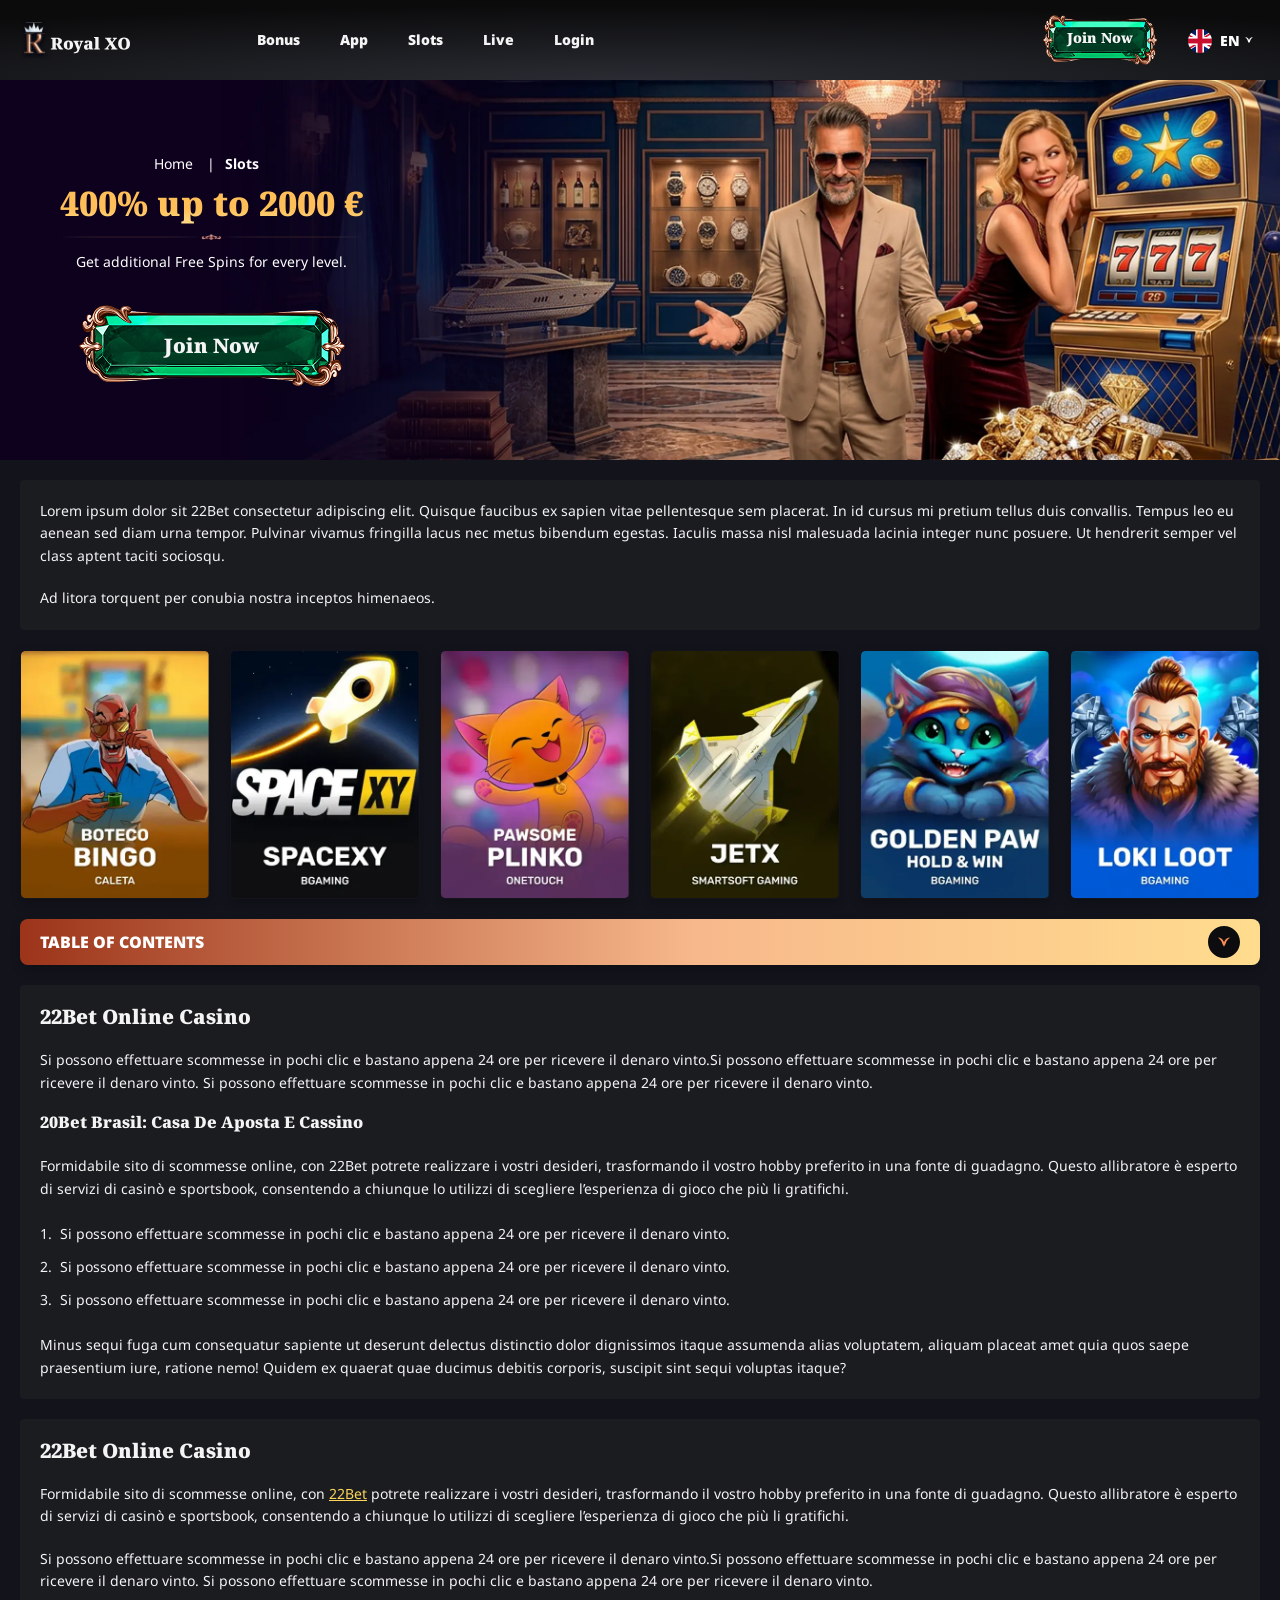
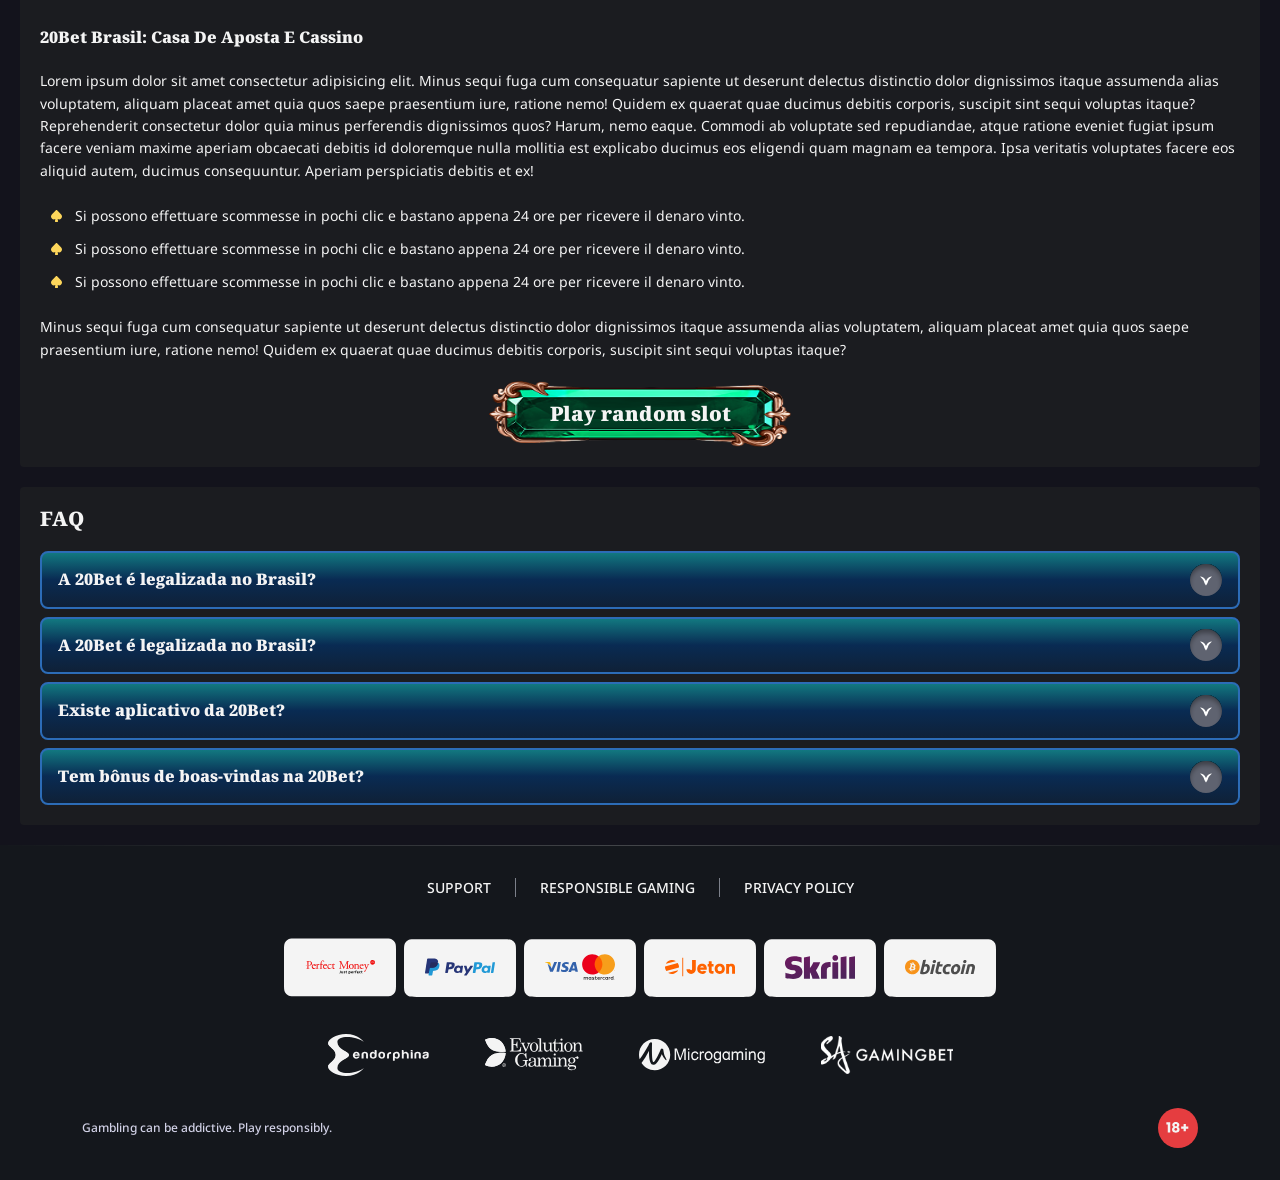
<file: slots.html>
<!DOCTYPE html>
<html lang="en">
  <head>
    <meta charset="UTF-8" />
   
    <meta name="viewport" content="width=device-width, initial-scale=1.0" />
    <title>RoyalXo </title>
    <meta name="description" content />
    <meta property="og:site_name" content />
    <meta property="og:title" content />
    <meta property="og:type" content="website" />
    <meta property="og:url" content />
    <meta property="og:image" content />
    <meta property="og:image:alt" content />
    <meta property="og:locale" content="en" />
    <meta property="og:description" content />
    <link rel="preconnect" href="https://fonts.googleapis.com" />
    <link rel="preconnect" href="https://fonts.gstatic.com" crossorigin="anonymous" />
  <link href="https://fonts.googleapis.com/css2?family=Noto+Sans:wght@100;200;300;400;500;600;700;800;900&display=swap" rel="stylesheet">
  <link href="https://fonts.googleapis.com/css2?family=Noto+Serif:wght@100;200;300;400;500;600;700;800;900&display=swap" rel="stylesheet">

    <link rel="stylesheet" href="./css/reset.css" />
    <link rel="stylesheet" href="./css/main.css" />
    <link rel="stylesheet" href="./css/media.css"/>
    <link rel="icon" href="./images/favicon.png" type="image/x-icon"/>
    <script
    src="https://code.jquery.com/jquery-3.6.1.min.js"
    integrity="sha256-o88AwQnZB+VDvE9tvIXrMQaPlFFSUTR+nldQm1LuPXQ="
    crossorigin="anonymous"
  ></script>
  </head>
  <body>
   <header class="header">
      <section class="content header__content">
          <a href="/" class="logo header__logo"
          ><img src="./images/logo.svg" alt="logo" title
        /></a>
        <nav class="menu header__menu">
            <ul class="header__menu-list">
                
              <li class="" >
            
               <a href="./bonus.html" >
                Bonus
              </a>
            </li>
              <li>
                <a href="./app.html">
                 App
                </a>
              </li>
              
       
             
                  <li>
                    <a href="./slots.html">
                   Slots
                  </a></li>
                 
             
              
              
          
               <li>
                <a href="./live.html">
               Live
                </a>
              </li>
          
              <li>
                <a href="./login.html">
               Login
                </a>
              </li>
          
            </ul>
            <div class="header__button header__button-menu " >
              <a href="#" class="button  button__login-menu">Join Now</a>
            
            </div>
           
          </nav>
        
        <button class="header__btn-menu" >
          <svg width="16px" height="16px" viewBox="0 0 16 16" xmlns="http://www.w3.org/2000/svg">
              <rect y="0" width="16" height="3" rx="1.5"></rect>
              <rect y="6.5" width="16" height="3" rx="1.5"></rect>
              <rect y="13" width="16" height="3" rx="1.5"></rect>
            </svg>
        </button>
<a href="#" class="button button__login">Join Now</a>
           
             <div class="header__language">
                <div class="header__flag-wrap">
                  <a class="header__country" href="#">
                    <span><img src="./images/flag.png" alt=" Flag" title /></span>
                     <span>en</span>
                  </a>
                </div>
                <div class="header__flag-menu">
                  <ul>
                   
                    <li>
                      <a href="#" class="header__flag-link">
                        <span>
                          <img src="./images/flag-de.png" alt="flag" title />
                        </span>
                        <span>de</span>
                      </a>
                    </li>
                    <li>
                      <a href="#" class="header__flag-link">
                        <span>
                          <img src="./images/flag-es.png" alt="flag" title />
                        </span>
                        <span>es</span>
                      </a>
                    </li>
                     <li>
                      <a href="#" class="header__flag-link">
                        <span>
                          <img src="./images/flag-pl.png" alt="flag" title />
                        </span>
                        <span>pl</span>
                      </a>
                    </li>
                     <li>
                      <a href="#" class="header__flag-link">
                        <span>
                          <img src="./images/flag-cz.png" alt="flag" title />
                        </span>
                        <span>cz</span>
                      </a>
                    </li>
                     <li>
                      <a href="#" class="header__flag-link">
                        <span>
                          <img src="./images/flag-gr.png" alt="flag" title />
                        </span>
                        <span>gr</span>
                      </a>
                    </li>
                     <li>
                      <a href="#" class="header__flag-link">
                        <span>
                          <img src="./images/flag-hu.png" alt="flag" title />
                        </span>
                        <span>hu</span>
                      </a>
                    </li>
                     <li>
                      <a href="#" class="header__flag-link">
                        <span>
                          <img src="./images/flag-si.png" alt="flag" title />
                        </span>
                        <span>si</span>
                      </a>
                    </li>
                     <li>
                      <a href="#" class="header__flag-link">
                        <span>
                          <img src="./images/flag-it.png" alt="flag" title />
                        </span>
                        <span>it</span>
                      </a>
                    </li>
                     <li>
                      <a href="#" class="header__flag-link">
                        <span>
                          <img src="./images/flag-pt.png" alt="flag" title />
                        </span>
                        <span>pt</span>
                      </a>
                    </li>
                    
                  </ul>
                </div>
              </div>  
            
      </section>
    </header>
     <main class="main home main-page">
        <section class=" hero hero__page">
           
            <div class="background ">
              <img src="./images/slots/bg-slots.webp" alt="hero" title />
              
            </div>
            <div class="hero__wrapper hero__wrapper-page">
              <div class="hero__data hero__data-bonus">
                <ul
                class="breadcrumbs "
                
              >
                <li
                  
                >
                  <a href="/" >
                    <span >Home</span></a
                  >
                 
                </li>
                <li
                  
                >
                  <a  > <span >Slots</span></a>
                 
                </li>
              </ul>
                <h1 class="title general hero__title">
         400% up to 2000 € 
                </h1>
                 <p class="hero__text">Get additional Free Spins for every level.</p>
               
                <a href="#" class="button  hero__button ">Join Now</a>
               
              </div>
             
            </div>
          </section>
      <section class="main__wrap main__wrap-page">
       
       <section class="content__wrapper content__wrapper-page">
           <section class="content article">
            <p>Lorem ipsum dolor sit 22Bet consectetur adipiscing elit. Quisque faucibus ex sapien vitae pellentesque sem placerat. In id cursus mi pretium tellus duis convallis. Tempus leo eu aenean sed diam urna tempor. Pulvinar vivamus fringilla lacus nec metus bibendum egestas. Iaculis massa nisl malesuada lacinia integer nunc posuere. Ut hendrerit semper vel class aptent taciti sociosqu.</p>
            <p>Ad litora torquent per conubia nostra inceptos himenaeos.</p>
          </section>
                 <section class="content casino">
           
              <ul class="casino__list  ">
                <li class="casino__item">
                   <a href="#">
                     <div class="casino__wrapper">
                      <img class="casino__img" src="./images/slots/card-slots1.webp" alt="" title>
                    <div class="casino__hover casino__hover-live">
                        
                        <div class="casino-box">
                            
                        <span  class="button  casino__buttons">Play now</span>
                        </div>
                    </div>
                    </div>
                    
                   </a>
                </li>
                <li class="casino__item">
                   <a href="#">
                     <div class="casino__wrapper">
                      <img class="casino__img" src="./images/slots/card-slots2.webp" alt="" title>
                    <div class="casino__hover casino__hover-live">
                        
                        <div class="casino-box">
                            
                        <span  class="button  casino__buttons">Play now</span>
                        </div>
                    </div>
                    </div>
                    
                   </a>
                </li>
                 <li class="casino__item">
                   <a href="#">
                     <div class="casino__wrapper">
                      <img class="casino__img" src="./images/slots/card-slots3.webp" alt="" title>
                    <div class="casino__hover casino__hover-live">
                        
                        <div class="casino-box">
                            
                        <span  class="button  casino__buttons">Play now</span>
                        </div>
                    </div>
                    </div>
                    
                   </a>
                </li>
                 <li class="casino__item">
                   <a href="#">
                     <div class="casino__wrapper">
                      <img class="casino__img" src="./images/slots/card-slots4.webp" alt="" title>
                    <div class="casino__hover casino__hover-live">
                        
                        <div class="casino-box">
                            
                        <span  class="button  casino__buttons">Play now</span>
                        </div>
                    </div>
                    </div>
                    
                   </a>
                </li>
                 <li class="casino__item">
                   <a href="#">
                     <div class="casino__wrapper">
                      <img class="casino__img" src="./images/slots/card-slots5.webp" alt="" title>
                    <div class="casino__hover casino__hover-live">
                        
                        <div class="casino-box">
                            
                        <span  class="button  casino__buttons">Play now</span>
                        </div>
                    </div>
                    </div>
                    
                   </a>
                </li>
                 <li class="casino__item">
                   <a href="#">
                     <div class="casino__wrapper">
                      <img class="casino__img" src="./images/slots/card-slots6.webp" alt="" title>
                    <div class="casino__hover casino__hover-live">
                        
                        <div class="casino-box">
                            
                        <span  class="button  casino__buttons">Play now</span>
                        </div>
                    </div>
                    </div>
                    
                   </a>
                </li>
              </ul>
         </section>
              <section class="content menu-review__content">
              

            
                <div class="menu__review-desk menu__review-content">table of contents</div>
                <ul class="menu__review menu__review-list">
                  <li><a href="#">Casa de Aposta e Cassino</a></li>
                    <li><a href="#">Casa de Aposta e Cassino</a></li>
                      <li><a href="#">Casa de Aposta e Cassino</a></li>
                        <li><a href="#">Casa de Aposta e Cassino</a></li>
                           <li><a href="#">Frequently Asked Questions</a></li>
                         
                          
                </ul>
             
          
          </section>
      
           <section class="content article">
            <h2 class="title high article__title">22Bet Online casino</h2>
            
                <p>Si possono effettuare scommesse in pochi clic e bastano appena 24 ore per ricevere il denaro vinto.Si possono effettuare scommesse in pochi clic e bastano appena 24 ore per ricevere il denaro vinto. Si possono effettuare scommesse in pochi clic e bastano appena 24 ore per ricevere il denaro vinto.</p>
         <h3>20Bet Brasil: Casa de Aposta e Cassino</h3>  
         <p>Formidabile sito di scommesse online, con 22Bet potrete realizzare i vostri desideri, trasformando il vostro hobby preferito in una fonte di guadagno. Questo allibratore è esperto di servizi di casinò e sportsbook, consentendo a chiunque lo utilizzi di scegliere l’esperienza di gioco che più li gratifichi.</p>
           <ol>
            <li>Si possono effettuare scommesse in pochi clic e bastano appena 24 ore per ricevere il denaro vinto.</li>
            <li>Si possono effettuare scommesse in pochi clic e bastano appena 24 ore per ricevere il denaro vinto.</li>
            <li>Si possono effettuare scommesse in pochi clic e bastano appena 24 ore per ricevere il denaro vinto.</li>
                </ol>
              
              <p>Minus sequi fuga cum consequatur sapiente ut deserunt delectus distinctio dolor dignissimos itaque assumenda alias voluptatem, aliquam placeat amet quia quos saepe praesentium iure, ratione nemo! Quidem ex quaerat quae ducimus debitis corporis, suscipit sint sequi voluptas itaque? </p>
          
            </section>
                <section class="content article">
            <h2 class="title high article__title">22Bet Online casino</h2>
            <p>
              Formidabile sito di scommesse online, con <a href="#">22Bet</a> potrete realizzare i vostri desideri, trasformando il vostro hobby preferito in una fonte di guadagno. Questo allibratore è esperto di servizi di casinò e sportsbook, consentendo a chiunque lo utilizzi di scegliere l’esperienza di gioco che più li gratifichi.
            </p>      
            <p>Si possono effettuare scommesse in pochi clic e bastano appena 24 ore per ricevere il denaro vinto.Si possono effettuare scommesse in pochi clic e bastano appena 24 ore per ricevere il denaro vinto. Si possono effettuare scommesse in pochi clic e bastano appena 24 ore per ricevere il denaro vinto.</p>
            <h3><h3>20Bet Brasil: Casa de Aposta e Cassino</h3>  </h3>
           <p>Lorem ipsum dolor sit amet consectetur adipisicing elit. Minus sequi fuga cum consequatur sapiente ut deserunt delectus distinctio dolor dignissimos itaque assumenda alias voluptatem, aliquam placeat amet quia quos saepe praesentium iure, ratione nemo! Quidem ex quaerat quae ducimus debitis corporis, suscipit sint sequi voluptas itaque? Reprehenderit consectetur dolor quia minus perferendis dignissimos quos? Harum, nemo eaque. Commodi ab voluptate sed repudiandae, atque ratione eveniet fugiat ipsum facere veniam maxime aperiam obcaecati debitis id doloremque nulla mollitia est explicabo ducimus eos eligendi quam magnam ea tempora. Ipsa veritatis voluptates facere eos aliquid autem, ducimus consequuntur. Aperiam perspiciatis debitis et ex!</p>
             <ul>
            <li>Si possono effettuare scommesse in pochi clic e bastano appena 24 ore per ricevere il denaro vinto.</li>
            <li>Si possono effettuare scommesse in pochi clic e bastano appena 24 ore per ricevere il denaro vinto.</li>
            <li>Si possono effettuare scommesse in pochi clic e bastano appena 24 ore per ricevere il denaro vinto.</li>
                </ul>
              
              <p>Minus sequi fuga cum consequatur sapiente ut deserunt delectus distinctio dolor dignissimos itaque assumenda alias voluptatem, aliquam placeat amet quia quos saepe praesentium iure, ratione nemo! Quidem ex quaerat quae ducimus debitis corporis, suscipit sint sequi voluptas itaque? </p>
             <a href="#" class="button">Play random slot</a>
          </section>
        
          <section class="content faq">
            <h2 class="title high faq__title"> FAQ </h2>
            <ol class="faq__list " >
              <li class="faq__item"  >
                <h3 class="title medium faq__subtitle js-button-expander js-button-expander--faq"  > A 20Bet é legalizada no Brasil?
                 </h3>
                <div  class="faq__answer js-expand-content js-expand-content--faq" >
                  <p  >
                  Lorem ipsum dolor sit amet, consectetur adipisicing elit. Dolorum velit harum repellendus quia distinctio dolorem temporibus totam nostrum facilis, incidunt ab dolor vel. Ipsum provident laborum atque, iste dolorum cupiditate at nam. Dignissimos accusamus ipsam, amet perspiciatis dolore quibusdam provident. </p>
                </div>
              </li>
               <li class="faq__item"  >
                <h3 class="title medium faq__subtitle js-button-expander js-button-expander--faq"  > A 20Bet é legalizada no Brasil?
                 </h3>
                <div  class="faq__answer js-expand-content js-expand-content--faq" >
                  <p  >
                  Lorem ipsum dolor sit amet, consectetur adipisicing elit. Dolorum velit harum repellendus quia distinctio dolorem temporibus totam nostrum facilis, incidunt ab dolor vel. Ipsum provident laborum atque, iste dolorum cupiditate at nam. Dignissimos accusamus ipsam, amet perspiciatis dolore quibusdam provident. </p>
                </div>
              </li>
              <li class="faq__item"  >
                <h3 class="title medium faq__subtitle js-button-expander js-button-expander--faq"  >Existe aplicativo da 20Bet?</h3>
                <div class="faq__answer js-expand-content js-expand-content--faq" >
                  <p  >
                 Lorem ipsum dolor sit amet, consectetur adipisicing elit. Dolorum velit harum repellendus quia distinctio dolorem temporibus totam nostrum facilis, incidunt ab dolor vel. Ipsum provident laborum atque, iste dolorum cupiditate at nam. Dignissimos accusamus ipsam, amet perspiciatis dolore quibusdam provident. </p>
                </div>
              </li> 
              <li class="faq__item"  >
                <h3 class="title medium faq__subtitle js-button-expander js-button-expander--faq"  >Tem bônus de boas-vindas na 20Bet?</h3>
                <div class="faq__answer js-expand-content js-expand-content--faq" >
                  <p  >
                  Lorem ipsum dolor sit amet, consectetur adipisicing elit. Dolorum velit harum repellendus quia distinctio dolorem temporibus totam nostrum facilis, incidunt ab dolor vel. Ipsum provident laborum atque, iste dolorum cupiditate at nam. Dignissimos accusamus ipsam, amet perspiciatis dolore quibusdam provident. </p>
                </div>
              </li> 
            
             
            </ol>
          </section>
          
        </section> 
        
       
        <div class=""  onclick="scrollToTop()">
          <button class="main__arrow" id="scrollToTopBtn"></button>
        </div> 
      </section>
    </main> 
     <footer class=" footer ">
      <section class="content footer__content">
        <ul class="footer__menu">
        
         <li><a href="./support.html">Support</a></li>
         <li><a href="./responsible.html">Responsible Gaming</a></li>
         <li><a href="./policy.html">Privacy Policy</a></li>
         
        </ul>
       
          <ul class="footer__cards-list">
           
            
            <li>
              <a href="#"
                ><img
                  src="./images/footer-img1.svg"
                  alt="image"
                  title
              /></a>
            </li>
             <li>
              <a href="#"
                ><img
                  src="./images/footer-img2.svg"
                  alt="image"
                  title
              /></a>
            </li>
             <li>
              <a href="#"
                ><img
                  src="./images/footer-img3.svg"
                  alt="image"
                  title
              /></a>
            </li>
             <li>
              <a href="#"
                ><img
                  src="./images/footer-img4.svg"
                  alt="image"
                  title
              /></a>
            </li>
             <li>
              <a href="#"
                ><img
                  src="./images/footer-img5.svg"
                  alt="image"
                  title
              /></a>
            </li>
             <li>
              <a href="#"
                ><img
                  src="./images/footer-img6.svg"
                  alt="image"
                  title
              /></a>
            </li>
           
           
          </ul>
         <ul class="footer__cards-list footer__cards">
           
            
            <li>
              <a href="#"
                ><img
                  src="./images/footer-img7.svg"
                  alt="image"
                  title
              /></a>
            </li>
              <li>
              <a href="#"
                ><img
                  src="./images/footer-img8.svg"
                  alt="image"
                  title
              /></a>
            </li>
              <li>
              <a href="#"
                ><img
                  src="./images/footer-img9.svg"
                  alt="image"
                  title
              /></a>
            </li>
              <li>
              <a href="#"
                ><img
                  src="./images/footer-img10.svg"
                  alt="image"
                  title
              /></a>
            </li>
         </ul>
     <div class="footer__wrapp">
          <div class="footer__text">
            <p>Gambling can be addictive. Play responsibly. 
</p>
           
          </div>
         
      <div class="footer__age">
            <img src="./images/age.svg" alt="age" title />
          </div>
     </div>
      </section>
    </footer>
    <script src="./js/sidebar.js" defer></script>
    <script src="./js/expander.js" defer></script>
    <script src="./js/mobile-menu.js" defer></script>
    <script src="./js/flag.js" defer></script>
     <script src="./js/arrowUp.js" defer></script>
  </body>
</html>
</file>
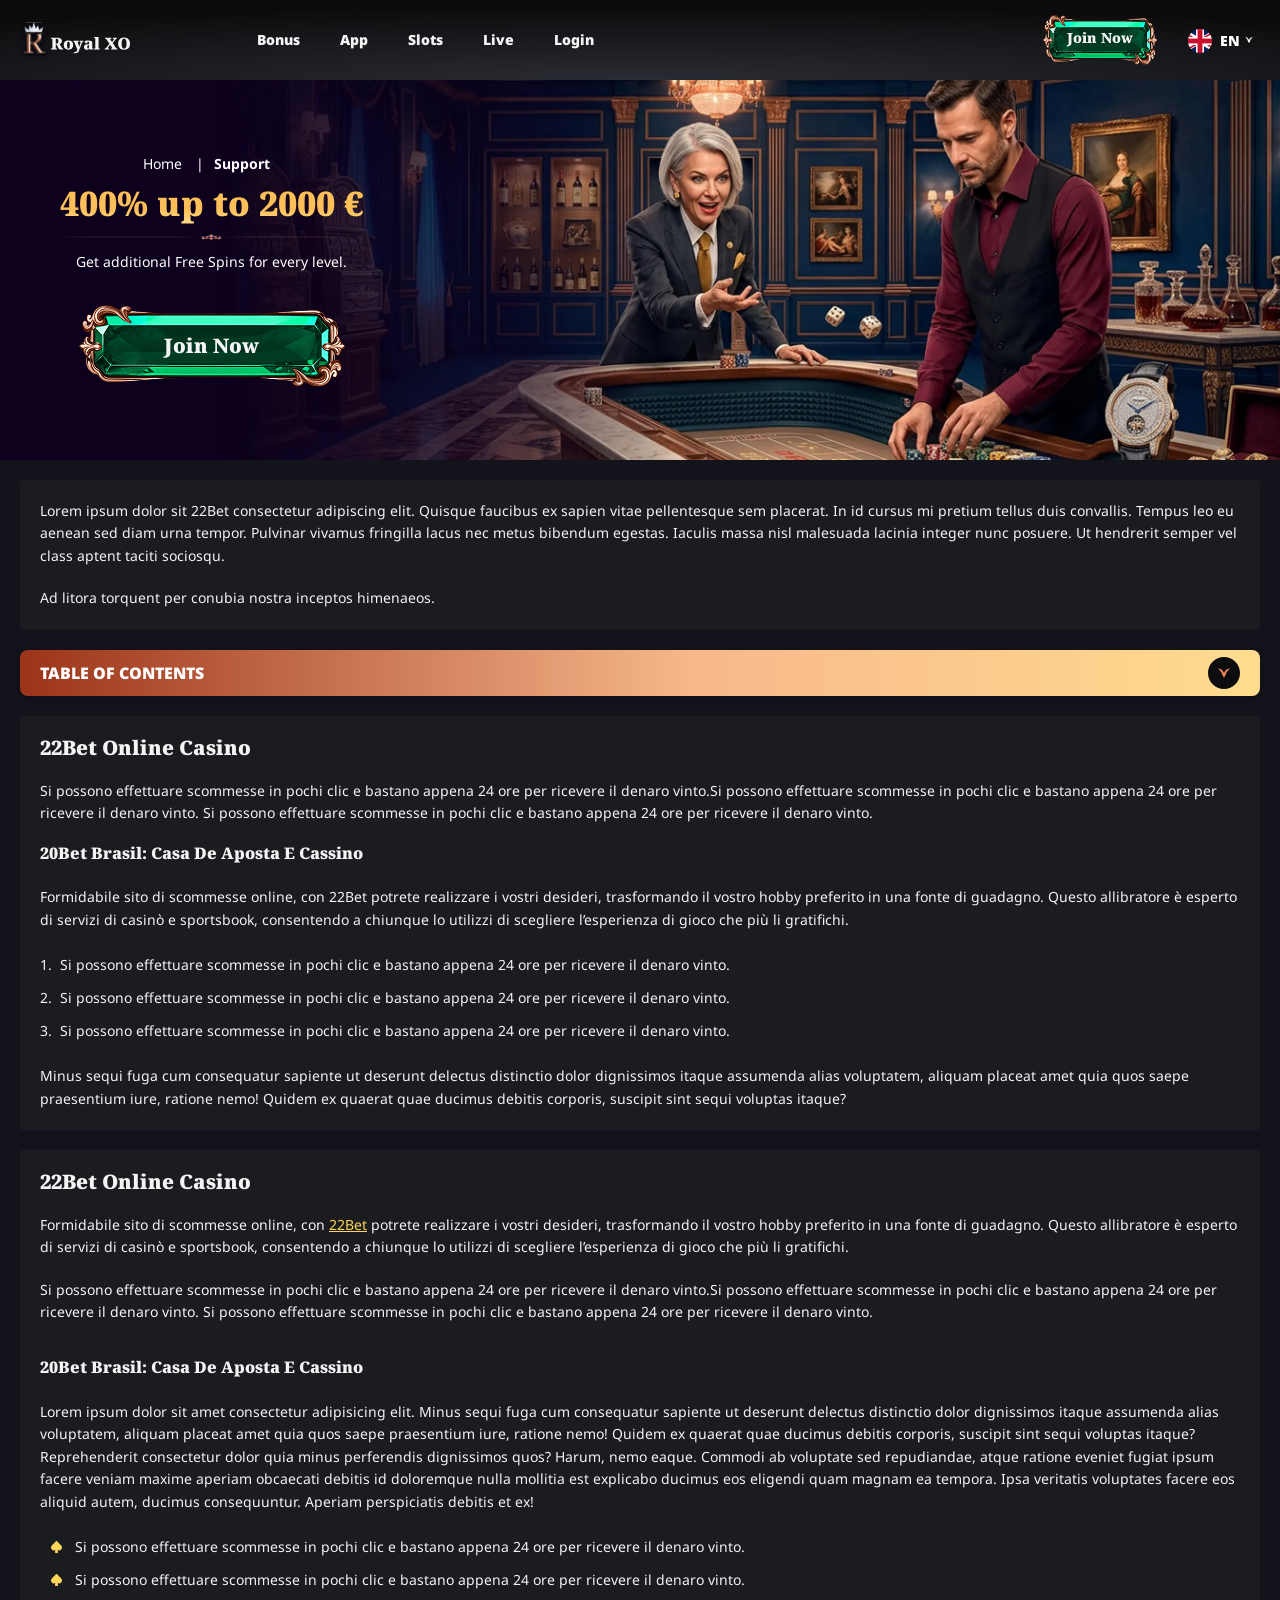
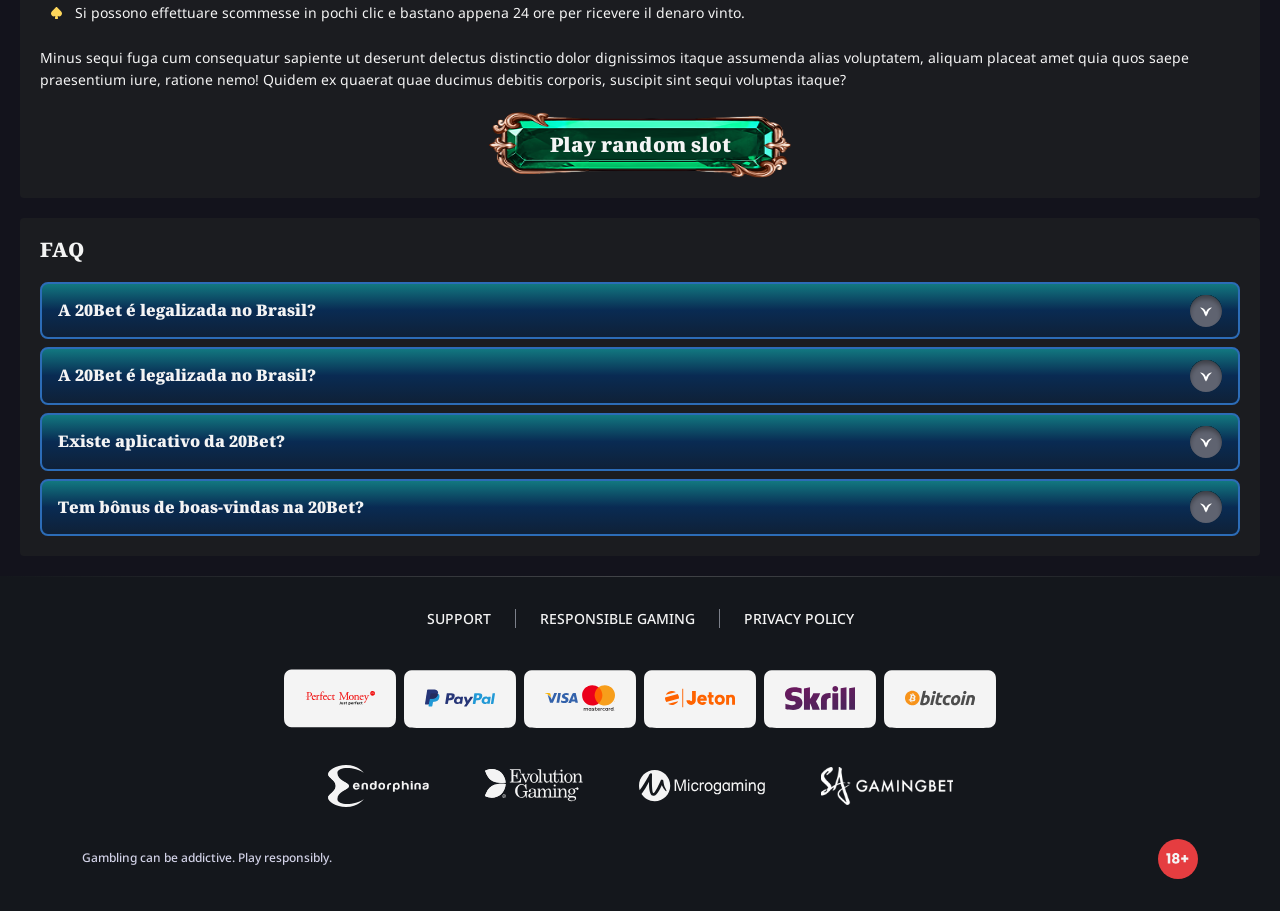
<file: support.html>
<!DOCTYPE html>
<html lang="en">
  <head>
    <meta charset="UTF-8" />
   
    <meta name="viewport" content="width=device-width, initial-scale=1.0" />
    <title>RoyalXo </title>
    <meta name="description" content />
    <meta property="og:site_name" content />
    <meta property="og:title" content />
    <meta property="og:type" content="website" />
    <meta property="og:url" content />
    <meta property="og:image" content />
    <meta property="og:image:alt" content />
    <meta property="og:locale" content="en" />
    <meta property="og:description" content />
    <link rel="preconnect" href="https://fonts.googleapis.com" />
    <link rel="preconnect" href="https://fonts.gstatic.com" crossorigin="anonymous" />
  <link href="https://fonts.googleapis.com/css2?family=Noto+Sans:wght@100;200;300;400;500;600;700;800;900&display=swap" rel="stylesheet">
  <link href="https://fonts.googleapis.com/css2?family=Noto+Serif:wght@100;200;300;400;500;600;700;800;900&display=swap" rel="stylesheet">

    <link rel="stylesheet" href="./css/reset.css" />
    <link rel="stylesheet" href="./css/main.css" />
    <link rel="stylesheet" href="./css/media.css"/>
    <link rel="icon" href="./images/favicon.png" type="image/x-icon"/>
    <script
    src="https://code.jquery.com/jquery-3.6.1.min.js"
    integrity="sha256-o88AwQnZB+VDvE9tvIXrMQaPlFFSUTR+nldQm1LuPXQ="
    crossorigin="anonymous"
  ></script>
  </head>
  <body>
   <header class="header">
      <section class="content header__content">
          <a href="/" class="logo header__logo"
          ><img src="./images/logo.svg" alt="logo" title
        /></a>
        <nav class="menu header__menu">
            <ul class="header__menu-list">
                
              <li class="" >
            
               <a href="./bonus.html" >
                Bonus
              </a>
            </li>
              <li>
                <a href="./app.html">
                 App
                </a>
              </li>
              
       
             
                  <li>
                    <a href="./slots.html">
                   Slots
                  </a></li>
                 
             
              
              
          
               <li>
                <a href="./live.html">
               Live
                </a>
              </li>
          
              <li>
                <a href="./login.html">
               Login
                </a>
              </li>
          
            </ul>
            <div class="header__button header__button-menu " >
              <a href="#" class="button  button__login-menu">Join Now</a>
            
            </div>
           
          </nav>
        
        <button class="header__btn-menu" >
          <svg width="16px" height="16px" viewBox="0 0 16 16" xmlns="http://www.w3.org/2000/svg">
              <rect y="0" width="16" height="3" rx="1.5"></rect>
              <rect y="6.5" width="16" height="3" rx="1.5"></rect>
              <rect y="13" width="16" height="3" rx="1.5"></rect>
            </svg>
        </button>
<a href="#" class="button button__login">Join Now</a>
           
             <div class="header__language">
                <div class="header__flag-wrap">
                  <a class="header__country" href="#">
                    <span><img src="./images/flag.png" alt=" Flag" title /></span>
                     <span>en</span>
                  </a>
                </div>
                <div class="header__flag-menu">
                  <ul>
                   
                    <li>
                      <a href="#" class="header__flag-link">
                        <span>
                          <img src="./images/flag-de.png" alt="flag" title />
                        </span>
                        <span>de</span>
                      </a>
                    </li>
                    <li>
                      <a href="#" class="header__flag-link">
                        <span>
                          <img src="./images/flag-es.png" alt="flag" title />
                        </span>
                        <span>es</span>
                      </a>
                    </li>
                     <li>
                      <a href="#" class="header__flag-link">
                        <span>
                          <img src="./images/flag-pl.png" alt="flag" title />
                        </span>
                        <span>pl</span>
                      </a>
                    </li>
                     <li>
                      <a href="#" class="header__flag-link">
                        <span>
                          <img src="./images/flag-cz.png" alt="flag" title />
                        </span>
                        <span>cz</span>
                      </a>
                    </li>
                     <li>
                      <a href="#" class="header__flag-link">
                        <span>
                          <img src="./images/flag-gr.png" alt="flag" title />
                        </span>
                        <span>gr</span>
                      </a>
                    </li>
                     <li>
                      <a href="#" class="header__flag-link">
                        <span>
                          <img src="./images/flag-hu.png" alt="flag" title />
                        </span>
                        <span>hu</span>
                      </a>
                    </li>
                     <li>
                      <a href="#" class="header__flag-link">
                        <span>
                          <img src="./images/flag-si.png" alt="flag" title />
                        </span>
                        <span>si</span>
                      </a>
                    </li>
                     <li>
                      <a href="#" class="header__flag-link">
                        <span>
                          <img src="./images/flag-it.png" alt="flag" title />
                        </span>
                        <span>it</span>
                      </a>
                    </li>
                     <li>
                      <a href="#" class="header__flag-link">
                        <span>
                          <img src="./images/flag-pt.png" alt="flag" title />
                        </span>
                        <span>pt</span>
                      </a>
                    </li>
                    
                  </ul>
                </div>
              </div>  
            
      </section>
    </header>
     <main class="main home main-page">
        <section class=" hero hero__page">
           
            <div class="background ">
              <img src="./images/layout-images/bg-support.webp" alt="hero" title />
              
            </div>
            <div class="hero__wrapper hero__wrapper-page">
              <div class="hero__data hero__data-bonus">
                <ul
                class="breadcrumbs "
                
              >
                <li
                  
                >
                  <a href="/" >
                    <span >Home</span></a
                  >
                 
                </li>
                <li
                  
                >
                  <a  > <span >Support</span></a>
                 
                </li>
              </ul>
                <h1 class="title general hero__title">
         400% up to 2000 € 
                </h1>
                 <p class="hero__text">Get additional Free Spins for every level.</p>
               
                <a href="#" class="button  hero__button ">Join Now</a>
               
              </div>
             
            </div>
          </section>
      <section class="main__wrap main__wrap-page">
       
       <section class="content__wrapper content__wrapper-page">
           <section class="content article">
            <p>Lorem ipsum dolor sit 22Bet consectetur adipiscing elit. Quisque faucibus ex sapien vitae pellentesque sem placerat. In id cursus mi pretium tellus duis convallis. Tempus leo eu aenean sed diam urna tempor. Pulvinar vivamus fringilla lacus nec metus bibendum egestas. Iaculis massa nisl malesuada lacinia integer nunc posuere. Ut hendrerit semper vel class aptent taciti sociosqu.</p>
            <p>Ad litora torquent per conubia nostra inceptos himenaeos.</p>
          </section>
            
              <section class="content menu-review__content">
              

            
                <div class="menu__review-desk menu__review-content">table of contents</div>
                <ul class="menu__review menu__review-list">
                  <li><a href="#">Casa de Aposta e Cassino</a></li>
                    <li><a href="#">Casa de Aposta e Cassino</a></li>
                      <li><a href="#">Casa de Aposta e Cassino</a></li>
                        <li><a href="#">Casa de Aposta e Cassino</a></li>
                           <li><a href="#">Frequently Asked Questions</a></li>
                         
                          
                </ul>
             
          
          </section>
      
           <section class="content article">
            <h2 class="title high article__title">22Bet Online casino</h2>
            
                <p>Si possono effettuare scommesse in pochi clic e bastano appena 24 ore per ricevere il denaro vinto.Si possono effettuare scommesse in pochi clic e bastano appena 24 ore per ricevere il denaro vinto. Si possono effettuare scommesse in pochi clic e bastano appena 24 ore per ricevere il denaro vinto.</p>
         <h3>20Bet Brasil: Casa de Aposta e Cassino</h3>  
         <p>Formidabile sito di scommesse online, con 22Bet potrete realizzare i vostri desideri, trasformando il vostro hobby preferito in una fonte di guadagno. Questo allibratore è esperto di servizi di casinò e sportsbook, consentendo a chiunque lo utilizzi di scegliere l’esperienza di gioco che più li gratifichi.</p>
           <ol>
            <li>Si possono effettuare scommesse in pochi clic e bastano appena 24 ore per ricevere il denaro vinto.</li>
            <li>Si possono effettuare scommesse in pochi clic e bastano appena 24 ore per ricevere il denaro vinto.</li>
            <li>Si possono effettuare scommesse in pochi clic e bastano appena 24 ore per ricevere il denaro vinto.</li>
                </ol>
              
              <p>Minus sequi fuga cum consequatur sapiente ut deserunt delectus distinctio dolor dignissimos itaque assumenda alias voluptatem, aliquam placeat amet quia quos saepe praesentium iure, ratione nemo! Quidem ex quaerat quae ducimus debitis corporis, suscipit sint sequi voluptas itaque? </p>
          
            </section>
                <section class="content article">
            <h2 class="title high article__title">22Bet Online casino</h2>
            <p>
              Formidabile sito di scommesse online, con <a href="#">22Bet</a> potrete realizzare i vostri desideri, trasformando il vostro hobby preferito in una fonte di guadagno. Questo allibratore è esperto di servizi di casinò e sportsbook, consentendo a chiunque lo utilizzi di scegliere l’esperienza di gioco che più li gratifichi.
            </p>      
            <p>Si possono effettuare scommesse in pochi clic e bastano appena 24 ore per ricevere il denaro vinto.Si possono effettuare scommesse in pochi clic e bastano appena 24 ore per ricevere il denaro vinto. Si possono effettuare scommesse in pochi clic e bastano appena 24 ore per ricevere il denaro vinto.</p>
            <h3><h3>20Bet Brasil: Casa de Aposta e Cassino</h3>  </h3>
           <p>Lorem ipsum dolor sit amet consectetur adipisicing elit. Minus sequi fuga cum consequatur sapiente ut deserunt delectus distinctio dolor dignissimos itaque assumenda alias voluptatem, aliquam placeat amet quia quos saepe praesentium iure, ratione nemo! Quidem ex quaerat quae ducimus debitis corporis, suscipit sint sequi voluptas itaque? Reprehenderit consectetur dolor quia minus perferendis dignissimos quos? Harum, nemo eaque. Commodi ab voluptate sed repudiandae, atque ratione eveniet fugiat ipsum facere veniam maxime aperiam obcaecati debitis id doloremque nulla mollitia est explicabo ducimus eos eligendi quam magnam ea tempora. Ipsa veritatis voluptates facere eos aliquid autem, ducimus consequuntur. Aperiam perspiciatis debitis et ex!</p>
             <ul>
            <li>Si possono effettuare scommesse in pochi clic e bastano appena 24 ore per ricevere il denaro vinto.</li>
            <li>Si possono effettuare scommesse in pochi clic e bastano appena 24 ore per ricevere il denaro vinto.</li>
            <li>Si possono effettuare scommesse in pochi clic e bastano appena 24 ore per ricevere il denaro vinto.</li>
                </ul>
              
              <p>Minus sequi fuga cum consequatur sapiente ut deserunt delectus distinctio dolor dignissimos itaque assumenda alias voluptatem, aliquam placeat amet quia quos saepe praesentium iure, ratione nemo! Quidem ex quaerat quae ducimus debitis corporis, suscipit sint sequi voluptas itaque? </p>
             <a href="#" class="button">Play random slot</a>
          </section>
        
          <section class="content faq">
            <h2 class="title high faq__title"> FAQ </h2>
            <ol class="faq__list " >
              <li class="faq__item"  >
                <h3 class="title medium faq__subtitle js-button-expander js-button-expander--faq"  > A 20Bet é legalizada no Brasil?
                 </h3>
                <div  class="faq__answer js-expand-content js-expand-content--faq" >
                  <p  >
                  Lorem ipsum dolor sit amet, consectetur adipisicing elit. Dolorum velit harum repellendus quia distinctio dolorem temporibus totam nostrum facilis, incidunt ab dolor vel. Ipsum provident laborum atque, iste dolorum cupiditate at nam. Dignissimos accusamus ipsam, amet perspiciatis dolore quibusdam provident. </p>
                </div>
              </li>
               <li class="faq__item"  >
                <h3 class="title medium faq__subtitle js-button-expander js-button-expander--faq"  > A 20Bet é legalizada no Brasil?
                 </h3>
                <div  class="faq__answer js-expand-content js-expand-content--faq" >
                  <p  >
                  Lorem ipsum dolor sit amet, consectetur adipisicing elit. Dolorum velit harum repellendus quia distinctio dolorem temporibus totam nostrum facilis, incidunt ab dolor vel. Ipsum provident laborum atque, iste dolorum cupiditate at nam. Dignissimos accusamus ipsam, amet perspiciatis dolore quibusdam provident. </p>
                </div>
              </li>
              <li class="faq__item"  >
                <h3 class="title medium faq__subtitle js-button-expander js-button-expander--faq"  >Existe aplicativo da 20Bet?</h3>
                <div class="faq__answer js-expand-content js-expand-content--faq" >
                  <p  >
                 Lorem ipsum dolor sit amet, consectetur adipisicing elit. Dolorum velit harum repellendus quia distinctio dolorem temporibus totam nostrum facilis, incidunt ab dolor vel. Ipsum provident laborum atque, iste dolorum cupiditate at nam. Dignissimos accusamus ipsam, amet perspiciatis dolore quibusdam provident. </p>
                </div>
              </li> 
              <li class="faq__item"  >
                <h3 class="title medium faq__subtitle js-button-expander js-button-expander--faq"  >Tem bônus de boas-vindas na 20Bet?</h3>
                <div class="faq__answer js-expand-content js-expand-content--faq" >
                  <p  >
                  Lorem ipsum dolor sit amet, consectetur adipisicing elit. Dolorum velit harum repellendus quia distinctio dolorem temporibus totam nostrum facilis, incidunt ab dolor vel. Ipsum provident laborum atque, iste dolorum cupiditate at nam. Dignissimos accusamus ipsam, amet perspiciatis dolore quibusdam provident. </p>
                </div>
              </li> 
            
             
            </ol>
          </section>
          
        </section> 
        
       
        <div class=""  onclick="scrollToTop()">
          <button class="main__arrow" id="scrollToTopBtn"></button>
        </div> 
      </section>
    </main> 
     <footer class=" footer ">
      <section class="content footer__content">
        <ul class="footer__menu">
        
         <li><a href="./support.html">Support</a></li>
         <li><a href="./responsible.html">Responsible Gaming</a></li>
         <li><a href="./policy.html">Privacy Policy</a></li>
         
        </ul>
       
          <ul class="footer__cards-list">
           
            
            <li>
              <a href="#"
                ><img
                  src="./images/footer-img1.svg"
                  alt="image"
                  title
              /></a>
            </li>
             <li>
              <a href="#"
                ><img
                  src="./images/footer-img2.svg"
                  alt="image"
                  title
              /></a>
            </li>
             <li>
              <a href="#"
                ><img
                  src="./images/footer-img3.svg"
                  alt="image"
                  title
              /></a>
            </li>
             <li>
              <a href="#"
                ><img
                  src="./images/footer-img4.svg"
                  alt="image"
                  title
              /></a>
            </li>
             <li>
              <a href="#"
                ><img
                  src="./images/footer-img5.svg"
                  alt="image"
                  title
              /></a>
            </li>
             <li>
              <a href="#"
                ><img
                  src="./images/footer-img6.svg"
                  alt="image"
                  title
              /></a>
            </li>
           
           
          </ul>
         <ul class="footer__cards-list footer__cards">
           
            
            <li>
              <a href="#"
                ><img
                  src="./images/footer-img7.svg"
                  alt="image"
                  title
              /></a>
            </li>
              <li>
              <a href="#"
                ><img
                  src="./images/footer-img8.svg"
                  alt="image"
                  title
              /></a>
            </li>
              <li>
              <a href="#"
                ><img
                  src="./images/footer-img9.svg"
                  alt="image"
                  title
              /></a>
            </li>
              <li>
              <a href="#"
                ><img
                  src="./images/footer-img10.svg"
                  alt="image"
                  title
              /></a>
            </li>
         </ul>
     <div class="footer__wrapp">
          <div class="footer__text">
            <p>Gambling can be addictive. Play responsibly. 
</p>
           
          </div>
         
      <div class="footer__age">
            <img src="./images/age.svg" alt="age" title />
          </div>
     </div>
      </section>
    </footer>
    <script src="./js/sidebar.js" defer></script>
    <script src="./js/expander.js" defer></script>
    <script src="./js/mobile-menu.js" defer></script>
    <script src="./js/flag.js" defer></script>
     <script src="./js/arrowUp.js" defer></script>
  </body>
</html>
</file>
<file: css/main.css>
html{
    -webkit-text-size-adjust: 100%;
    scroll-behavior: smooth;
      overflow-x: hidden;
  }
  
  body {
      display: block;
      position: relative;
      width: 100%;

    background: #13131C;
 font-family: 'Noto Sans', sans-serif;
      font-size: 14px;
      font-weight: 400;
      line-height: 160%;
      text-align: left;
      color: #F4F4F4;
      overflow-x: hidden;
    }

  

    
    .content {
      display: block;
      position: relative;
      width: 100%;
      max-width: 1020px;
      max-width: 100%;
      /* overflow: hidden; */
      border-radius: 4px;
   background:#1B1C20;

      padding: 20px;
      margin: 0 auto 20px auto;
    }

  
    h1,
    h2,
    h3,
    h4,
    .title {
      display: block;
      position: relative;
      font-size: 34px;
      font-weight: 900;
      line-height: 40px;
      text-align: center;
      background: linear-gradient(180deg, #FFBF58 43.27%, #FDFFC6 100%);
  -webkit-background-clip: text;
  -webkit-text-fill-color: transparent;
      text-transform: capitalize;
      font-family: 'Noto Serif', serif;
    }
    
   
    h2,
    .title.high {
      display: flex;
      align-items: center;
      justify-content: flex-start;
      font-weight: 900;
      font-size: 20px;
      line-height:24px;
    background: none; 
  -webkit-background-clip: initial;
  -webkit-text-fill-color: #F4F4F4; 
  color: #F4F4F4;
    }

    h3,
    title.medium {
      font-weight: 900;
      font-size: 16px;
      line-height: 160%;
      text-align: left;
      
       background: none; 
  -webkit-background-clip: initial;
  -webkit-text-fill-color: #F4F4F4; 
  color: #F4F4F4;
padding:  0px;
    }
    
    article > *,
    .article > *,
    .desk > * {
      margin-top: 20px;
    }
    
    article > *:first-child,
    .article > *:first-child,
    .desk > *:first-child {
      margin-top: 0 !important;
    }
    
    article > h2,
    .article > h2,
    .desk > h2 {
      margin-top: 32px;
    }
    
    article > h3,
    .article > h3,
    .desk > h3 {
      margin-top: 16px;
    }
    
    .button {
      
      position: relative;
    display: flex;
     min-width: 266px;
      height: 82px;
      width: fit-content;
    align-items: center;
    justify-content: center;
      font-family: 'Noto Serif', serif;
      overflow: hidden;
      font-size: 20px;
      font-weight: 900;
      line-height:24px;
      text-align: center;
      text-decoration: none;
      text-transform: capitalize;
      color: #F4F4F4;
      white-space: nowrap;
      cursor: pointer;
      padding: 13px 24px;
      margin: 0 auto;
   z-index: 1;
      transition: all 0.5s;
     
    }

      
       .button::after,  .banner__btn::after{
        content: "";
    position: absolute;
    background-size: cover;
    width: 100%;
    height: 100%;
    top: 0%;
    left: 50%;
    transform: translateX(-50%);
    background-image: url('../images/button.png');
    background-position: center center;
    background-size: 100% 100%;
    z-index: -1;
      }
 
    
    .button:hover {
  transform: scale(1.1);
    }
    
    
    .header,
    .main ,.footer {
      display: flex;
      position: relative;
      justify-content: space-between;
      align-items: center;
     
      max-width: 1400px;
      max-width: 100%;
      
      margin: 0 auto;
    }
    
    .background{
      display: block;
      position: absolute;
      bottom: 0;left: 0;
      height: 100%;
      width: 100%;
      overflow: hidden;
    }
    
    .background img{
      position: relative;
      width: 100%;height: 100%;object-fit: cover;
      
    }

    .background-page img{
      border-radius: 0;
    }
    
    .images img{
      border-radius: 2px;
      width: 100%;
      height: 100%;
      overflow: hidden;
      display: block;
    }

    .faq {
      overflow-anchor: none;
    }
    
    /* -------------------HEADER---------------- */
    .header {
      position: fixed;
      top: 0;
      left: 0;
      right: 0;
      width: 100%;
      z-index: 100;
     background: radial-gradient(82.67% 93.72% at 49.87% 100%, #2A2C33 0%, #0B0B0C 100%);

    }
    
    .header__content {
      position: relative;
      display: flex;
      flex-direction: row;
      align-items: center;
      justify-content: space-between;
      max-width: 1380px;
      max-height: 80px;
      border-radius: 0;
     background: transparent;

      padding: 15px 30px;
      margin: 0 auto;
      z-index: 1;
    }

  
    
    .logo {
      display: block;
      position: relative;
      flex: 0 0 114px;
      margin-left: 0;
      margin-right: 103px;
    }
    
    .logo img {
      display: block;
      position: relative;
      width: auto;
      max-height: 40px;
    }
    
    .logo:hover{
      transform: scale(1.1);
    }
    .header__menu {
      display: flex;
      white-space: nowrap;
      max-height: calc(100vh - 70px);
       scrollbar-width: none; 
  -ms-overflow-style: none; 
  
    }
    .header__menu::-webkit-scrollbar {
  display: none; 
}
    
    
    .header__menu-list {
      display: flex;
      justify-content: center;
      align-items: center;
      white-space: nowrap;
      flex: 1 1 auto;
   
      border-radius: 25px;
     


    }
    .header__menu-list li {
      display: block;
      /* padding:  13px 20px; */
    }
    
    .header__menu-list li a {
      display: inline-flex;
      position: relative;
      align-items: center;
      font-weight: 900;
      font-size: 14px;
      line-height: 160%;
      text-transform: none;
      color:#F4F4F4;
      transition: all 0.5s;
      padding:  23px 20px;
    }
    
    .header__menu-list li a:hover{
    text-decoration: underline;
    }
    
    .menu a{
      display: none;
    }
    
  
    span {
      display: inline-block;
    }
    
    .header__menu-list a img,
    .header__flag img {
      width: 24px;
      height: 24px;
      vertical-align: middle;
    }
    
    /* .header__menu-list a span:last-child {
      margin-left: 16px;
    } */
    
    .header__flag span:first-child {
      flex: 0 1 24px;
      margin-right: 8px;
      
    }

    .header__menu-wrap {
    display: none;
    display: block;
    position: absolute;
    left: 0;
    top: 50px;
    min-width: 120px;
    height: auto;
    background: #0D4047;

box-shadow: 0px 4px 4px 0px #00000040;

    border-radius:0 0 12px 12px;
    padding: 8px 16px;
    z-index: 100;
    overflow-y: hidden;
}

.header__menu-wrap ul{
  display: flex;
  flex-direction: column;
  gap: 8px;
}
.header__menu-wrap ul li{
  padding: 0;
}

.header__menu-wrap ul li:hover{
  background: none;
  
}
.header__menu-list li:first-child a ,.header__menu-list li:nth-child(3) a{
    position: relative;
   
}

.header__menu-list .header__menu-item {
    display: none;
}

.header__menu-list li:first-child .header__menu-item {
    padding-left: 0;
}


.header__menu-list > li {
  position: relative;
}




.header__menu-list li .header__menu-wrap ul li a:hover{
text-decoration: underline !important;
}

.header__menu-list li .header__menu-wrap ul li a::after{
  display: none;
}

.header__menu-wrap.js-expand-content.expanded {
  height: auto;
}

.header__menu-list li:first-child:hover a::after,.header__menu-list li:nth-child(3):hover a::after{
transform: translateY(-50%) rotate(180deg);
}

li.active .header__menu-wrap{
display: flex;
  gap: 8px;
}
  
.header__country {
  display: flex;
  align-items: center;
  gap: 8px;
  
  padding: 10px 20px 8px 17px;
  margin-left: auto;
}
.header__country.active{
  background: #3A3D47;
border-radius: 4px 4px 0 0 ;
}

.header__language {
  
  position: relative;;
}

.header__country span:last-child {
  color: #ffffff;
  font-weight: 500;
  font-size: 14px;
  line-height: 100%;
  text-transform: uppercase;
  transition: all 0.5s;
}
.header__country span:hover:last-child {
  color: #4D8BFF;
}

.header__country img,
.header__flag-link img {
  width: 24px;
  height: 24px;
  vertical-align: middle;
}

.header__menu-list li {
  display: block;
  text-align: left;
  transition: all 0.5s;
}

.header__country::after{
  content: "";
    position: absolute;
    display: block;
    width: 12px;height: 12px;
    top: 50%;
    transform: translateY(-50%);
    right: 5px;
    background: url('../images/flag-arrowDown.svg')no-repeat center center / contain;
    transition: transform 0.3s ease-in-out;
}

.header__country.active::after{
  transform: translateY(-50%) rotate(180deg);
  
}

.header__country span:last-child{
  color: #ffffff;
  font-weight: 900;font-size: 14px;
  line-height: 160%;
  text-transform: uppercase;
  
}

.header__country img,.header__flag-link img{
  width: 24px;height: 24px;
  vertical-align: middle;
}

.header__menu-list li {
  display: block;
  text-align: left;
  transition: all 0.5s;
}

.header__menu-list li a {
  display: block;
  
  
}

.header__flag-menu {
  /* display: none; */
  position: absolute;
  top: 42px;
 right: 0;
 width: 100%;
 min-width: fit-content;
  height: auto;
  border-bottom-right-radius: 4px;
  border-bottom-left-radius: 4px;
  border-top-right-radius: 0;
  border-top-left-radius: 0;
 background: #3A3D47;

    transition: all 0.5s ease;
 opacity: 0;
  padding: 16px;
  padding: 5px 16px 10px 16px;
  z-index: 9;
  
  
}

.header__flag-menu.active {
    display: block;
    overflow-y: auto;
    /* max-height: calc(100vh - 80px); */
    transform: translateY(0);
    opacity: 1;
   
    visibility: visible;
}
 .header__flag-menu ul{
  display: grid;
  grid-template-columns: repeat(1,1fr);
  gap: 10px;
 }

.header__language:hover{
  background: #3A3D47;
  border-radius: 4px ;

}



.header__language:active{
  border-radius: 4px 4px 0 0;
  background: #3A3D47;
}
.header__flag-link {
  display: flex
;
  flex-direction: row;
  align-items: center;
  justify-content: flex-start;
  padding: 0 ;
  gap: 9px;
}



.header__flag-menu ul li{
  width: max-content;
}

.header__flag-link:last-child span {
  font-weight: 900;
  color: #ffffff;
  text-transform: uppercase;
}

.header__flag-link:last-child span:hover{
  color:#4D8BFF;
  
}

    .button__login{
   align-items: normal;
        min-width: 106px;
    height: 50px;
     font-size: 14px;
     line-height: 20px;
        margin: 0 14px 0 auto;
       
    }

   
    
 .button__singup{
  
  min-width: 102px;
  
background: linear-gradient(180deg, #4D8BFF 0%, #281A75 100%);

    margin: 0;
 }

 .button__singup:hover{
   background: radial-gradient(100% 81.9% at 0% -1.22%, rgba(255, 255, 255, 0.1) 0%, rgba(255, 255, 255, 0.05) 55%, rgba(255, 255, 255, 0) 100%);
transform: none;
 }
    .header__time{
        color:#FFFFFF;
        position: relative;
        /* padding-left: 28px; */
        margin-left: 24px;
    }

 
    .header__btn-menu{
      display: block;
      flex: 0 1 auto;
      min-width: 0;
      border:1px solid #ffffff; 
      border-radius: 10px;
      background: radial-gradient(82.67% 93.72% at 49.87% 100%, #2A2C33 0%, #0B0B0C 100%);

      padding: 12px;
      margin-left: 12px;
      order: 3;
     
      
    }
    
    
    svg {
      position: relative;
      fill: #ffffff;
      line-height: 1;
      vertical-align: 1;
    }
    
     
    
     
    
    
    /* ------------------ MAIN------------- */
    .main.home{
      display: flex;
      
     
    }
    
    .main__wrap {
      display: flex;
      position: relative;
      flex: 1 1 100%;
      justify-content: center;
      align-items: stretch;
      max-width: 1380px;
      padding: 20px 30px;
      margin: 0 auto;
    }
    
    
    
   
    .menu__review-content::after {
      content: "";
      position: absolute;
      right: 20px;
      top:50%;
      transform: translateY(-50%);
      width: 32px;
      height: 32px;
     background: url('../images/sidebar-arrowDown.svg') no-repeat center center / contain;
      transition:  all 0.5s;
    }

   
    
   
    
    .menu__review-content.active::after {
      
      transform: translateY(-50%) rotate(180deg);
    }
    
    .menu-review__content{
     
      padding: 0px;
      margin-bottom: 20px;
      overflow: hidden;

      border-radius: 4px;
      box-shadow: 0px 4px 10px 0px #00000040;

    }
  
    .menu__review-content{
      position: relative;
      padding:12px 60px 12px 20px;
      color: #ffffff;
      font-weight: 900;
      font-size: 16px;
      text-transform: uppercase;
background: linear-gradient(90deg, #9C341A 0%, #F7B88B 54.33%, #FFDC8E 100%);

    }
   

.bonuses__desc::after{
background: linear-gradient(180deg, rgba(0, 234, 206, 0) 14.75%, rgba(0, 234, 206, 0.7) 100%);


}

    
    .menu__review-content.active{
      border-bottom-left-radius: 0;
      border-bottom-right-radius: 0;
    }
    
    .menu__review li a {
     color: #FFFFFF;
     font-size: 14px;
     text-transform: none;
     line-height: 120%;
     font-weight: 900;
      position: relative;
      display: flex;;
    }
  
    .menu__review li:hover a{
      color:#FDD65B;
   
    
    }
   

    .menu__review li:not(:last-child){
border-bottom: 1px solid #003E461A;
    }


     
    .menu__review.active{
      display: block;
     
      border-radius: 0 0 12px 12px;
    }
    .menu__review-list{
      padding: 0;
    }
    .menu__review-list li{
      padding: 8px 16px;
    }
    .content__wrapper {
      
    
      flex: 0 1 100% ;
    }

    
  
      
    /* -----------hero ----------- */
    .content__wrapper{
      position: relative;
        
     
    
    }
    
    .hero{
      padding: 0;
      min-height: 380px;
      display: flex;
      background:none;
  
      align-items: center;
      padding: 24px 24px 24px 0;
  }
    
    .hero__wrapper {
     
      display: flex;
      align-items: center;
    
    }
    
  
    .hero__data{
    display: block;
      position: relative;
        max-width: 610px;
        text-align: center;
     
border-radius: 12px;

      padding: 40px; 
    }

    .hero__title::after{
     content: ''; 
  display: block;
  position: absolute; 
  width: 100%;height: 12px;
background:url("../images/hero-decor.svg") no-repeat center center / contain;
  bottom: 0;
    }




    
    .hero__title{
      margin-bottom: 8px;
      text-align: center;
      padding-bottom:20px;
     text-transform: none;
    }
  
    .hero__text{
      color:#ffffff;
      font-weight: 400;
      text-transform: none;
      margin-bottom: 32px;
    }
    
    
    .hero__rating {
      display: flex;
      font-weight: 400;
      align-items: center;
      justify-content: center;
      text-transform: uppercase;
      color:#ffffff;
      margin-bottom: 8px;
    }
    
    .hero__rating p{
       text-transform: capitalize;
     margin-right: 10px;
     margin-bottom: 0;
    
     
    }

   
    
    
   .hero__data .hero__span{
      font-weight: 400;
      font-size: 12px;line-height: 18px;
      color:#ffffff;
    }
    
    
    
 


/* ------------features------ */
.features__content{
  display: flex;
  gap: 20px;
}
 
.features__wrap {
  display: flex;
  gap:20px;
}
.features__list,
.features__table {
 
  
  border-radius: 12px;
  

}

.features__title{
  margin-bottom: 16px;

}

.features__list li {
  display: flex;
  gap: 8px;
  position: relative;
   padding: 8px 16px ;
}

/* .features__list li + li,
.features__table tr + tr {
  margin-top: 8px;
} */

.features__table tr,.features__list li{
background: #010418;

border-radius: 8px;
  color:#ffffff;
}
.features__background{
  width: 50%;
  border: 1px solid #2C6CB7;border-radius: 8px;
  overflow:hidden;
}
.features__background img{
  display: block;
  height: 100%;
    width: 100%;
    object-fit: cover;
    object-position: 50%;
}

.features__table {
border-collapse: separate;
display: flex;
width: 50%;
gap: 10px;
}

.features__table tbody{
  width: 100%;display: grid;
  grid-template-columns: repeat(1,1fr);
  gap: 20px;
  row-gap: 8px;
 
}

.features__table tr {
  position: relative;
  font-weight: 700;
  display: flex;
  flex-direction:row;
  align-items: center;
  text-align: left;
 background: linear-gradient(180deg, #127880 0%, #092B53 49.16%, #0F2138 98.31%);
border: 2px solid #2C6CB7;
gap: 8px;
 padding: 13px 24px;
}

 



.features__table tr td:last-child{
  font-weight: 400;
  padding-left: 0;
   

 

}

.features__table tr td:first-child{
  font-weight: 700;
 
border-radius: 6px;
  text-transform: capitalize;
  color: #ffffff;
 
  
}

.features__table td {
  width: 100%;
}

/* -------------banner---------------- */

.banner {
  display: flex;
  align-items: center;
  justify-content:flex-start;
  overflow: hidden;
  width: 100%;
  background: #00393E;

  min-height: 320px;
  padding:  20px ;
 
    border-radius: 4px;
    margin-bottom: 20px;

}

.banner__info {
  display: flex;

border-radius: 12px;

      padding: 40px; 
  flex-direction: column;
  align-items: center;
  position: relative;
  max-width: 590px;

border-radius: 12px;
  text-align: center;
 
 
}

.banner .banner__title-main {
  flex-direction: column;
  align-items:center;
  width: auto;
  
  font-weight: 900;
  line-height:40px;
  font-size: 30px;
  padding: 0;
  background: linear-gradient(180deg, #FFBF58 43.27%, #FDFFC6 100%);
    -webkit-background-clip: text;
    -webkit-text-fill-color: transparent;
  text-align: center;
  font-family: 'Noto Serif', serif;
  text-transform: capitalize;
  margin-bottom: 32px;
  padding-left: 0;
  padding-right: 0;
  border: none;
  
}

.banner .banner__title::after,.banner .banner__title-main::before, .banner .banner__title-main::after {
  display: none;
  
}
.banner span {
font-size: 10px;line-height: 150%;
font-weight: 400;
text-align: center;
color: #FFFFFF;
}

.banner__subtitle{
  position: relative;
  color: #F4F4F4;
  font-size: 24px;
  line-height: 28px;
  font-weight: 900;
  text-align: center;
  text-transform: none;
   font-family: 'Noto Serif', serif;
  margin-bottom: 8px;
  
}



.banner__button {
 min-width:302px ;
 height: 66px;
 font-size: 18px;
 line-height: 22px;
    padding: 14px 24px;
 margin-left:auto;
 margin-right: auto;
 text-transform: none;
}



.banner__button:hover{
  transform: scale(1.1);
}


.banner-page{
  max-width: 100%;
  justify-content: flex-start;
  min-height: 400px;
  padding-left: 150px;
}


   
        /* ----------------review------------- */
    
      
        .article {
          display: flex;
          flex-direction: column;
        }
        .article ul li{
          position: relative;
          padding-left: 38px;
            line-height: 28px;
   
  padding-left:  35px;
        }
    
        .article ul li + li,.article ol li + li{
          margin-top: 5px;
        }
       
    
        .article ul li::before{
          content:'';
          position: absolute;
          left: 10px;
          top:50%;
          transform: translateY(-50%);
          width: 12px;height: 12px;
         
background:url("../images/before-list.svg") no-repeat center center / contain;

        }

        .article-page ul li::before{

          background:#054146;
        }

       

       
    
    
        .article  .button{
          margin: 20px auto 0 auto;
         height: 66px;
          min-width: 302px;
text-transform: none;
        }

        .article__background .article__button:hover{
          background: #2E9344;

        }
  
    

        .article a:not(.button){
            color:#FDD65B; 
text-decoration: underline;
            font-weight: 400;
        }
.article a:not(.button):hover{
  color: #E53D40;
}
        /* для нумерованного списка */

.article ol ,.faq{
  
  counter-reset: ol;
  position: relative;
  
}

.article ol li,.faq__subtitle{
  /* display: flex;
  align-items: center; */
  counter-increment: ol; 
  position: relative; 
  line-height: 28px;

  padding-left:  20px;}

.article ol li::before
/* .faq__subtitle::before */
 {
  content: counter(ol) "."; 
  display: inline-block;
  position: absolute;
  font: inherit;
  font-weight: 400;
  color: ffffff;
  left: 0px;
  display: flex;
  justify-content: center;align-items: center;
 

   
}

/* .faq__subtitle::before{
  color:#ffffff;
  font-weight: 700;
  left: 20px;
 
} */

    
     
     
    /* ----------faq----------------------- */
    
    .faq__subtitle {
      position: relative;
      font-weight: 900;
      font-size: 16px;
      line-height:160%;
      text-align: left;
      background: none;
    -webkit-background-clip: initial;
    -webkit-text-fill-color: #F4F4F4;
    color: #F4F4F4;
background: linear-gradient(180deg, #127880 0%, #092B53 49.16%, #0F2138 98.31%);
border: 2px solid #2C6CB7;
      border-radius: 8px;
      text-transform: none;
      cursor: pointer;
      padding: 14px 60px 14px 16px;
    }
    
      
    
  
    .faq__title{
      margin-bottom: 20px;
    }
    
    .faq__subtitle::after {
      content: "";
      display: block;
      position: absolute;
      top: 16px;
      top: 50%; 
      transform: translateY(-50%); 
     right: 16px;
      width: 32px;
      height: 32px;
      background: url('../images/faq-arrowDown.svg') no-repeat center center / contain;
      transition: transform 0.3s ease-in-out;
    }
    
    .faq__subtitle.active::after {
    
      transform:translateY(-50%)  rotate(180deg); 
    }
    
    .faq__item{
      position: relative;
   
    }

    .faq__item + .faq__item{
      margin-top: 8px;
    }
    .faq__subtitle.active {
    border-radius: 8px 8px 0 0;
    border-bottom: none;
    }
    
    .faq__answer {
      position: relative;
      color: #FFFFFF;
background: transparent;
border: 2px solid #2C6CB7;
border-radius: 0 0 8px 8px;
      border-top: none;
    
      padding:  12px 16px;
      
     
    }
    
    .js-expand-content {
      display: none;
      overflow: hidden;
    }
    
    .js-expand-content.expanded {
      height: 100%;
    }
    
    
    /* ---------main__arrow------ */
    .main__arrow {
      display: block;
      position: fixed;
      width: 40px;
      height: 40px;
      right: 20px;
      bottom: 20px;
      background: transparent;

border-radius: 2px;
      background: url('../images/ArrowUp.svg') no-repeat center center / contain;
      z-index: 100;
  padding: 5px;
    
  }

  .content:last-child{
    margin-bottom: 0;
  }
    
    /* ------------footer----------------- */
    .footer{
       display: flex;
      position: relative;
   background: #14171C;

      
    }

    .footer::before{
      content: '';
      display: block;position: absolute;
      width: 100%;
      height:1px;
 
background: linear-gradient(270deg, rgba(255, 255, 255, 0) 0%, rgba(255, 255, 255, 0.2) 50%, rgba(255, 255, 255, 0) 100%);


      top: 0;
    }
    
    .footer__content{
      display: flex
;
    flex-direction: column;
    align-items: center;
      gap:32px;
      max-width: 1380px;
      padding: 32px 20px;
      /* padding: 30px 10px 10px 30px; */
      background: transparent;
      margin-bottom: 0;
      
    }
    .footer__menu{
      display: flex;
      justify-content:center;
      gap: 24px;
      flex-wrap: wrap;
    }
    
   

    .footer__menu li a{
      font-weight: 500;text-transform: uppercase;
        position: relative;
        color:#F4F4F4;
        transition: all 0.5s;
    
    }

     .footer__menu li:not(:last-child) a{
      padding-right: 24px;
      border-right: 1px solid #7C808A ;
     }

    .footer__menu li:hover a{
color: #881179;
text-decoration: underline;
    }
    .footer__info{
        position: relative;
    }

    
    .footer__info a{
     
      color: inherit;
    
    } 
    
    .footer__cards-list {
      display: flex;
      flex-wrap: wrap;
      align-content: center;
      justify-content: center;
      align-items: center;
      gap:8px;
      
    }
    .footer__cards{
      gap: 56px;
    }
    
    
    .footer__cards-list li img {
      width: 100%;
      
      height: auto;
      display: block;
    }

    .footer__cards-list li{
      transition:  all 0.5s;
    }
    .footer__cards-list li:hover{
      transform: scale(1.1);
    }
    
    .footer__text{
      text-align: center;
      /* margin-left: auto;
      margin-right: auto; */
      
    }
    
    .footer__text p{
      color: #D1D1E6;
      font-size: 12px;
      font-weight: 500;
      line-height: 120%;
    }
    
    .footer__text p + p {
      margin-top: 8px;
    }
    
    .footer__wrapp{
      display: flex;
      width: 90%;
      flex-direction: row;
      justify-content: space-between;
      gap: 80px;
      align-items: center;
      
    }
    
    
    
    .footer__age img{
     max-width: 40px;
     max-height: 40px;
     display: block;
    }
    
    .footer__information{
      display: flex;
      justify-content: center;
    }
    
    .footer__information li + li{
      margin-left: 24px;
    }

    .footer__copy{
color: #ffffff;
font-size: 14px;
line-height: 16.41px;
text-align: center;
    }
    
/* --------------bonus page------------- */


    .breadcrumbs {
      display: flex;
      text-align: center;
      margin-bottom: 8px;
      justify-content: center;
      white-space: nowrap;
      flex-wrap: wrap;
      z-index: 1;
    }
    
    .breadcrumbs li:not(:last-child) a {
      padding-left: 0;
    }
    
    .breadcrumbs li a {
      font-weight: 400;
      color: #ffffff;
      padding: 10px;
    }
    
    .breadcrumbs li:first-child a:hover span{
      color: #4D8BFF;
    }
    
    .breadcrumbs li:last-child a {
      font-weight: 700;
      cursor: default;
    }
    
    .breadcrumbs > li:not(:last-child):after {
      content: "|";
      position: relative;
      color: #ffffff;
      
    }
    
    .main-page.home{
   
      padding-top:80px;
      display: block;
    }
    
    .main__wrap-page{
      justify-content: flex-start
    }
    
    .home .hero__page{
     
      position: relative;
        width: 100vw;
        display: flex
    ;
        justify-content: start;
        align-items: center;
        background: linear-gradient(to right, rgba(23, 25, 35, 0.8) 100%, rgba(23, 25, 35, 0.6) 40%, rgba(23, 25, 35, 0.2) 70%, rgba(23, 25, 35, 0.8) 80%);
        padding-top: 24px;
        padding-bottom: 24px;
        padding-left: calc(50% - 620px);
        padding-right: calc(50% - 620px);
       
    }

    .hero__data-page{
      max-width: 600px;
      padding: 32px;
    }
    
    .hero__data .hero__text-page{
      font-size: 15px;
      text-transform: none;
      margin-bottom: 32px;

    }

    
    
    .content__wrapper-page{
      top:0;
    }
    
    .content.bonuses {
      padding: 0;
      background: none;
    }
    
    .bonuses__list {
  
      gap: 20px;
      display: grid;
      grid-template-columns: repeat(2, 1fr);}

            
    
    .bonuses__item {
      display: flex;
      align-items: center;
      flex-direction: column;
background: linear-gradient(180deg, #127880 0%, #092B53 49.16%, #0F2138 98.31%);

   position: relative;
      border-radius: 8px;
      padding: 20px;
      
      overflow: hidden;
    }
    
    .bonuses__item > * {
      position: relative;
    }
    
    .bonuses__item + .bonuses__item {
      margin-top: 0;
    }

    .background-decor{
      top: 0;bottom: 0;left: 0;right: 0;position: absolute;
    }
    
    .bonuses__item:before {
      display: none;
    }
    
    .bonuses__img{
      width: 100%;
      height: 100%;
    }
    .bonuses__img img {
      display: block;
      width: 100%;
  height: 100%;
 object-fit: cover;
object-position: top;
    }
    
    .bonuses__desc {
     position: relative;
    height: max-content;
   
width: 100%;
max-width: 100%;
      border-radius:0 0 12px 12px;
     
      padding-top: 12px;
   
    }
    
    .bonuses__desc .wrap {
     
      color: #3C404B;
   
      text-align: center;
    }

    .images__wrap{
      width: 100%;height: 100%;
     display: flex;justify-content: center;
     align-items: flex-end;
    }
    
    .bonuses__icon {
      background-color: #fff;
      width: 80px;
      height: 80px;
      border-radius: 50%;
      position: absolute;
      top: -40px;
      left: 0;
      right: 0;
      margin: auto;
     
      display: flex;
      
      align-items: center;
      
      justify-content: center;
    }
    
    .title.bonuses__title {
      flex-direction: column;
     
      font-weight: 900;
      font-size: 20px;
      line-height: 24px;
      border: none;
     background: linear-gradient(180deg, #FFBF58 43.27%, #FDFFC6 100%);
    -webkit-background-clip: text;
    -webkit-text-fill-color: transparent;
    text-transform: capitalize;
    font-family: 'Noto Serif', serif;
      padding-left: 0;
      padding: 0;
      position: relative;
      
      
    }
  
    .bonuses__subtitle{
      font-size: 14px;
      line-height: 24px;
      font-weight: 500;
      text-transform: none;
      color: #F4F4F4;
margin-top: 12px;
    }
   
    
    .bonuses__buttons {
     position: relative;
      display: flex;
     flex-wrap: wrap;
      justify-content: center;
     
      gap: 20px;
      margin-top: 16px;
      z-index: 1;
    }
    
    .bonuses__button {
      
      height: 50px;
      width: max-content;
      box-shadow: none;
      min-width: 160px;
      font-size: 13px;
      line-height: 100%;
      font-weight: 700;
      padding: 16.5px 14px;
      /* width: calc(50% - 8px); */
      margin: 0;
    }
    
    
    .hero__button-page{
      display: block;
    margin-top: 0;
    margin-left: 0;
    width: 185px;
    margin-right: auto;

    }

    .hero__button-page:hover{
      background:#2E9344;
    }
   
    

    /* --------------------app-page------------- */

    .hero__page-app{
      /* min-height: 650px; */
      height: auto;
    }

    .hero__img{
      
      z-index: 1;
      position: relative;
      
    }

    .hero__images-decor{
      position: absolute;
      bottom:-40px;right: 0;
     
      
    }
    .banner__app {
      display: flex;
      align-items: center;
      justify-content: center;
      min-height: 200px;
      border-radius: 16px;
      padding: 30px;
    }
    .banner__logo {
      max-width: 243px;
      flex: 0 0 243px;
      margin-right: 106px;
      margin-left: 106px;
      z-index: 3;
    }
    
    .banner__logo img {
      max-height: 91px;
    }
    
    .banner__content-app {
      display: flex;
      
      flex-direction: row;
      align-items: center;
    justify-content: center;
      gap:16px;
     
      

    }
    .banner__btn {
      display: flex;
      flex-direction: row ;
      position: relative;
      min-width: 166px;
      height: 52px;
      font-size: 12px;
      font-weight: 900;
      align-items: center;
      line-height:14px;
      text-align: left;
      text-decoration: none;
      justify-content: start;
      border-radius: 4px;
    font-family: 'Noto Serif', serif;
      color: #ffffff;
   background: radial-gradient(201% 100% at 50% 100%, #460614 0%, #A52443 69.46%, #DE2C56 100%);

gap: 8px;
      text-transform: capitalize;
        cursor: pointer;
       
      padding:  16px 38px;
      padding: 13px 24px;
      /* margin: 0 auto; */
      transition: all 0.3s ease;
      overflow: hidden;
      z-index: 3;
      
    }  

      .banner__btn:last-child{
        background: linear-gradient(180deg, #FFCB87 0%, #C87120 51.44%, #793B14 87.5%);

      }
      .banner__btn::after{
        display: none;
      }
    
    .banner__btn:hover{
      transform: scale(1.1);
    }
 
    
    .button__wrap-app {
      display: flex;
      flex-direction: column;
      gap: 16px;
      z-index: 3;
      ;
    }
    
    
    .banner__btn-app img,
    .banner__btn-android img {
     
      width: 24px;
      height: 24px;
      
    }
    
  

    .hero__list{
      position: relative;
      display: flex;
      justify-content: center;
      flex-wrap: wrap;
      flex-direction: row;
      gap:20px;
      margin-bottom: 32px;
    }

    .hero__list li{
      display: flex;
      flex-direction: column;
      position: relative;
      justify-content: center;
      color:#ffffff;
      align-items: center;
      flex: 0 0 112px;
      gap: 8px;
      text-align: center;
      
    }

      .hero__list li img{
        width: 40px;height: 40px;
      }
    /* -------------casino-page------------- */
    .casino__hover-link {
  color: #4da533;
  font-weight: 700;
}
.casino__item h3 {
  display: flex;align-items: center;
  font-weight: 700;
  justify-content: center;
  color: #1a2930;
  padding: 16px;
  text-align: center;
  text-decoration: none;
  text-transform: capitalize;
}

.casino__hover p {
  color: #ffffff;
  font-weight: 700;
}

.casino__buttons {
 
  min-width: 120px;
height: 40px;
  font-weight: 900;
font-size: 16px;

background: #FEE49866;
color: #FEE498;
  padding: 0;
  display: flex;
  justify-content: center;align-items: center;
border-radius: 4px;
box-shadow: none;
padding: 8px 16px;
  
}
.casino__buttons::after{
  display: none;
}

.casino__buttons:hover{
  
transform: scale(1.1);
}
.casino__hover {
  display: flex;
  flex-direction: column;
  justify-content: center;
  align-items: center;
 background: #000000B2;
 background: #000000CC;

  border-radius: 4px;
  border-bottom-right-radius: 0;
  border-bottom-left-radius: 0;
  position: absolute;
  left: 0;
  top: 0;
  width: 100%;
  height: 100%;
  opacity: 0;
  transform: translateY(100%);
  transition: transform 250ms cubic-bezier(0.4, 0, 0.2, 1),
    -webkit-transform 250ms cubic-bezier(0.4, 0, 0.2, 1);
    padding: 0;
    gap: 16px;
   
}


.casino__hover-casino{
justify-content: center;
padding: 24px;
}
.casino__item {
  position: relative;
  border-radius: 4px;
  
  box-shadow: 0px 4px 10px 0px #00000040;
  width: 100%;
border:1px solid transparent;
  overflow: hidden;
}

.casino__item:hover .casino__hover {
  transform: translateY(0);
  opacity: 1;
  z-index: 1;
   
}

.casino__item:hover{

border: 1px solid #FFBF58;

background: linear-gradient(180deg, #FFBF58 43.27%, #FDFFC6 100%);


}

.casino__img {
  display: block;
  width: 220px;
  height: 220px;
  width: 100%;
  height: auto;
  border-radius: 4px;
}

.casino__list {
  display: flex;
  flex-wrap: wrap;
  gap: 20px;
 
  display: grid;
  grid-template-columns: auto auto auto auto auto auto;
}

.casino__list-page{
  grid-template-columns: auto auto auto auto
}

.casino__wrapper {
  position: relative;
  overflow: hidden;
}

.casino__hover h3{
color: #ffffff;
text-decoration: none;
text-transform: uppercase;
font-size: 15px;
line-height: 22px;
padding: 0;
}
.casino-box{
  display: flex;flex-direction: column;
  align-items: center;
  gap: 12px;
}

.casino__hover-links{
  color: #FDFDFD;
  text-transform: uppercase
  ;
  
}

.casino{
  background: transparent;
  padding: 0;
}
/*  */
.casino__hover .live__subtitle{
  font-size: 24px;
  line-height: 32px;
}
</file>
<file: css/media.css>
@media screen and (max-width: 480px) {
    .content {
      
      margin-left: 0;
      margin-right: 0;
    }}
  
    /* ----------------header------------------- */
    @media screen and (max-width: 1568px){
.main__arrow {
  bottom: 80px;
}

.ratings__info {
  padding: 16px;
}}
    @media screen and (max-width: 1560px){
      .table tr td:nth-child(1) {
        flex: 0 0 200px;
    }
    } 

     @media screen and (max-width: 1495px){
      .features__table tr::before {
        left: 20px;
      }
}

    @media screen and (max-width: 1480px){
      .banner-main .background img{
        object-position: 100%;
      }

          .background-page img {
        object-position: 100%;
    }

     

    } 

     @media screen and (max-width: 1390px){
       .home .hero__page {
        padding-left: 20px;
        padding-right: 20px;
    }
     }

   @media screen and (max-width: 1340px){
   
  
   .header__wrap-nav{
     margin-right: auto;
   }
  
      .header__app  span:nth-child(3n) {
          display: none;
      }

      .banner__background img{
        object-position: 99%;
      }

     

      /*  */
      .features-row {
   gap: 20px;
    
  }

 .feature-item {
  max-width: 33.333%;
  padding-left: 120px;
  padding-right: 20px;
  border-radius: 6px;
 }

 .feature-icon {
  left: 20px;
 }


  .feature-arrow {
    display: none;
  }
  } 
  
  @media screen and (max-width: 1211px) {
  .section__wrap {
    flex-direction: column;
  }

 
  }
  
   @media screen and (max-width: 1281px) {
  
   
  
      .header__btn-menu.active {
      background: radial-gradient(82.67% 93.72% at 49.87% 100%, #2A2C33 0%, #0B0B0C 100%);

      }
    }
    
    @media screen and (min-width: 1215px) {
      .header__btn-menu {
        display: none;
       
      }

    
    }
  
    @media screen and (max-width: 1215px) {
      .header__btn-menu svg {
        display: block;
        margin: 0;
      }
      .header__menu-list .header__menu-item {
        display: block;
      }

      .header__menu-list li:nth-last-child(-n+5) {
    display: block;
}

       .header__menu-wrapper {
        display: none;
    }

    .header__menu-list li:first-child a::after, .header__menu-list li:nth-child(3) a::after{
      display: none;
    }

    .header__menu-list li:first-child a, .header__menu-list li:nth-child(3) a {
      padding-right: 0;
    }
    }
    
    @media screen and (max-width: 1215px) {
      .header__btn-menu svg rect {
        transform-origin: 50% 50%;
        transition: all 0.5s;
      }
    }
    
    @media screen and (max-width: 1215px) {
      .header__btn-menu.active svg rect:nth-child(1) {
        x: -2px;
        y: 6px;
        width: 20px;
        transform: rotate(225deg);
      }
    
      .header__btn-menu.active svg rect:nth-child(3) {
        opacity: 0;
      }
    
      .header__btn-menu.active svg rect:nth-child(2) {
        x: -2px;
        y: 6px;
        width: 20px;
        transform: rotate(135deg);
      }
    }
    
   
 @media screen and (max-width: 1215px) {
      .header__menu {
        
        position: fixed; 
        top: 79px; 
        left: 0;
        width: 100%; 
        height: 0;
        overflow: hidden; 
     background: radial-gradient(82.67% 93.72% at 49.87% 100%, #2A2C33 0%, #0B0B0C 100%);

        text-align: center;
        z-index: 1000; 
        transition: height 0.5s ease, opacity 0.5s ease;
        opacity: 0; 
        padding:20px 20px;
        overflow-y: auto;
        display: block;
    
        box-sizing: border-box;
      
      }
    
      .header__menu.active {
        display: block; 
        height: 100vh; 
        opacity: 1;
     
      }

      .header__menu-list li a {
        padding: 5px 0;
      }
    
    
      
    
      .header {
        z-index: 101; 
      }
    }
    
    @media screen and (max-width: 1215px) {
      .header__menu ul {
          display: flex;
          flex-direction: column;
          justify-content: center;
          text-align: center;
          margin-bottom: 16px;
          gap: 5px;
          background: none;
        box-shadow: none;
      }
  
      .header__menu ul li{
        font-size: 15px;
        white-space: nowrap;
        padding: 5px;
        width: 100%;
        text-align: center;
        
      }
      .header__menu-list li:hover{
        background: none;
       
      }

       .header__menu-list li:hover a{

color: #DE594C;
       }
       .main-page.home {
    padding-top: 78px;}
  
      .header__menu ul li + li{
        margin-top: 5px;
      }
  
      .menu ul li:not(:last-child) {
        margin-right: 0;
        
      }

   
      .logo{
        margin-right: auto;
        margin-left: 0;
      }
  

  .background img {
    object-position: 69%;
  }
  .casino__list {
        grid-template-columns: auto auto auto auto;
  }
  
  
  } 

  @media screen and (max-width: 1188px) {
    .rating__table tr + tr {
      margin-top: 0;
    }
   

    .banner .banner__title-main {
      width: 100%;
    }

    .casino__list {
          grid-template-columns: auto auto auto ;
    }

   
      .home .hero__page {
        padding-left: 20px;
        padding-right: 20px;
    }

       


  }


  @media screen and (max-width: 1100px) {
  .hero__data {
      background: rgba(0, 0, 0, 0.5);
      backdrop-filter: blur(2px);
      padding: 20px;
    }}

  @media screen and (max-width: 1070px) {
  .home .hero__page {
        padding-left: 20px;
        padding-right: 20px;
    }

        .banner{
          padding: 20px;
        }

  .background-decorBanner {
    right: 0;
  }

    .banner-page {
      padding: 20px;
    }

    .features-row {
      flex-direction: column;
      width: 50%;
    }

.features-row {
  gap: 20px;
}
        .feature-item {
border-radius: 6px;
          max-width: 100%;
        }

    .hero__data {
      background: rgba(0, 0, 0, 0.5);
      backdrop-filter: blur(4px);
    }
  }

    @media screen and (max-width: 1005px) {
.features__content {
  flex-direction: column;
}
.features__background ,.features__table {
    width: 100%;}
    }
  @media screen and (max-width: 950px) {
    
   
    .background img {
      object-position: 75%;
    }
.background-pagePolicy img{
  object-position: 90%;
}
  
    .home .hero__page{padding-left: 20px;}
  }

  @media screen and (max-width: 829px) {
   

    .hero{
      padding-left: 20px;
    }

    .features__wrap ,.features__table {
      flex-direction: column;
      gap: 4px;
      
    }
    .features__list, .features__table {
      width: 100%;
    }
  

.feature-icon {
  width: 40px;height: 40px;
}

.feature-item {
  padding: 16px 16px 16px 70px;
}
 .button__login {
      display: none;
    }

   .header__button-menu > .button__login-menu{
        display: inline-block;
            min-width: 106px;
    background: transparent;
height: 50px;
font-size: 14px;
    line-height: 20px;
        margin: 0;
        
    } 
  
            .main-page.home

 {
        padding-top: 73px;
    }
  }


  

  @media screen and (max-width: 774px) {
   
  
      .menu .button__singup{
         display: none;
      }
  
      
       .header__button {
        display: block;
        
      }

 

      
        .table tr td:nth-child(1) {
            flex: 0 0 160px;
        }
  
    }
  
    @media screen and (max-width: 711px) {
    .button__login{
      display: none;
      
  } 
  .sport-menu__list li a{
    padding: 13px;
  }
  .sport-menu__list {
    gap:16px;
  }
 }


  
  @media screen and (max-width: 664px) {
      
      .header__content{
          padding: 15px;
      }
      .menu .button__singup{
          display: inline-block;
          margin: 0;
          margin-left: 10px;
       }

       .main-page.home {
        padding-top: 72px;
       }  
       
           .header__menu {
            top: 73px;
           }
      .header__menu .header__button-menu{
        display: flex;
            flex-direction: column;
            
            justify-content: center;
            align-items: center;
      }
  
      .header__menu .button__menu {
        display: inline-block;
        margin-top: 20px;
        
            min-width: 102px
        
      }

         .header__menu .button__menu:hover{ background: transparent;

} 
      .button__singup{display: none;}
     
      .features__table tr td:first-child::after {
        display: none;
      }

  
    .features {
      flex-direction: column;
      gap: 0;
    }

    .features-row {
      width: 100%;
    }
  }

 

  @media screen and (max-width: 616px) {

    .features__table tbody {
      grid-template-columns: repeat(1,1fr);
    }

    .sport-menu{
      flex-direction: column;
      align-items: center;
    }
    .sport-menu__list{
      justify-content: center;
    }

    .sport-menu__wrap {
      width: max-content;
    }
  }

    @media screen and (max-width: 576px) {
      .banner__button {
        margin-right: auto;
      }
      .banner__subtitle,    .banner .banner__title-main  {
        text-align: center;
      }

      .banner__info{
        width: 100%;
        min-width: 0;
        align-items: center;
      }
    .banner-main .background img {
        object-position: 90%;
    }
      
    }  


    @media screen and (max-width: 535px) {
      .rating__table img + img {
        margin-left: 2px;
    }
.banner-page .background img{
  object-position:70%;
}
   
    }

    @media screen and (max-width: 509px) {
      .banner__info {
        text-align: center;
       align-items: center;
      }

      .banner .banner__title-main{
        font-size: 28px;
        text-align: center;
        align-items: center;
      }

      .banner__subtitle  {
        text-align: center;
      }

      .banner__button {
        margin-left: auto;
      }

      .table tr td:nth-child(1) {
        font-size: 14px;font-weight: 500;
      }

     
    }

 
  @media screen and (max-width: 468px) {
      
     
      .header__flag{
        margin-right: 0;
      }

      .hero__data,.hero__title{
        text-align: center;
      }

      .hero__rating{
        justify-content: center;
      }
   .bonuses__item {
    padding: 12px;
   }
  }

  @media screen and (max-width: 447px) {
    
   
  .table tr td:nth-child(1) {
    font-weight: 700;
  }
  .main__wrap {
    padding: 20px 10px 10px 10px;}
  }

  @media screen and (max-width: 447px) {
    .table tr td:nth-child(1) {
       flex: 0 0 150px;
    }
    .rating__table tr {
      padding: 16px 10px;
  }
  
  }
  
  @media screen and (max-width: 1440px) {
      .sidebar-left{
          display: none;
      }
  
      .header__content {padding-left: 20px;
      padding-right: 20px;}
      
     
     
  
  } 
  
  @media screen and (max-width: 1440px) {
    .menu-review__content{
      display: block;
      /* padding: 0; */
      border-radius: 8px;
     }
  
     
     .menu-review-desk{
       padding: 16px;
     } 
     
    
    .menu-review__content > .menu-review__list.active {
      display: block ;
    }
  }
  
  /* -----------------main--------- */
  
  @media screen and (max-width: 1440px) {
  
    .main__wrap{
      
      padding: 20px;
    }
  
      .content__wrapper  {
          
          flex: 1 1 100%;
          margin: auto 20px 0 0
         
      }
  
       .content__wrapper .content{
        max-width: 100%;
          margin-left: 0;
          margin-right: 0;
         } 
  }
  @media screen and (max-width: 1350px) {
    .bonuses__list {
      grid-template-columns: repeat(2,1fr);
    }
  }
  
  @media screen and (max-width:1100px) {
      
  
      .content__wrapper {
          flex: 1 1 100%;
          margin-right: 0;
          max-width: 100%;
         } 

         .banner__info{
          background: rgba(0, 0, 0, 0.5);
          backdrop-filter: blur(2px);
         }
  }
  
  
  @media screen and (max-width:560px) {
    .main.home{
      display: block;
    }
    .content {
      padding: 16px;
    }
        .menu-review__content

 {padding: 0px;}
 .casino {
  padding: 0;
 }

 .footer__content {
  padding-top: 50px;
 }

  .header__menu {
            top: 74px;
           }
  }
  
  
  
  /* -----------features---------------- */
  
  @media screen and (max-width:1189px) {
      
    .ratings__list {
        grid-template-columns: repeat(3, 1fr);
    }
        
        .features__table td:last-child {
         
          white-space: normal;
        }
  
        
        

        .background-page-casino img,.background-page-live img{
          object-position: 50%;
        }
  
  }
  
  @media screen and (max-width:1100px) {
      .sidebar-right{
          display: none;
      }

     
   

  }

  @media screen and (max-width:899px) {
    .features__table tbody {
        grid-template-columns: repeat(1, 1fr);
    }

  }
  @media screen and (max-width:859px) {
    .features__content {
      flex-direction: column;
    }

    .features__wrapp {
      width: 100%;height: 450px;
    }

    .content__wrapp {
      width: 100%;
    }

   
  .rating__table img{
    width: 28px;
  }
  }

  
  @media screen and (max-width:750px) {
    
    .ratings__list li {
        width: 100%;
    }
  
    .footer__cards {
    gap: 26px;
}
  
    .ratings__button{
      margin-left: auto;
    }
  
    .hero__title{
      font-size: 28px;
      line-height: 1.2;
    }
  
    .rating__table img + img {
      margin-left: 4px;
  }
  
    .review__title, .ratings__title, .faq__title{
      font-size: 28px;
    }
  }

  @media screen and (max-width:713px) {
   
    .bonuses__img img{
      object-position: 100%;
    }

    .ratings__list {
        grid-template-columns: repeat(2, 1fr);
    }

    .hero{
      padding: 20px;
    }

   
  }

  @media screen and (max-width: 687px) {
    
    .rating__table tr {
      flex-direction: column;
      justify-content: center;
      gap:12px;
      padding: 16px;
    }

    .table tr td:nth-child(1) {
      flex: 0 ;
      justify-content: center;
  }
  .table tr td:nth-child(3) {
    margin-left: 0;
    flex: 0;
  }
  .rating__table img + img {
    margin-left: 8px;
}

   
  }

  @media screen and (max-width:650px) {
    table{
      flex-direction: column;
    }
   
        .features__table tbody {
        grid-template-columns: repeat(1,1fr);
      }
  }
  
  @media screen and (max-width:600px) {
   
  
   
  }

  @media screen and (max-width:576px) {
    .button__wrap-app{
      flex-direction: column;
    }
    
       .features__table tr::before {
      width: 60px;height: 60px;
    }
   
      .banner-main .banner__background img {
        object-position: 10%;
    }

    .banner{
      justify-content: center;
    }
  }

  

  @media screen and (max-width:536px) {
    

    .features__wrapp {
      height: 350px;
    }
    .ratings__list {
        grid-template-columns: repeat(1, 1fr);
    }
  }

  

  @media screen and (max-width:480px) {
    .hero__wrapper{
      position: relative;
      max-width: 100%;
      width: 100%;
      align-items: center;
      flex-direction: column;
      justify-content: center;
      
      
    }

        .hero__data{
          width: 100%;
        }
        .main__wrap {
        padding: 20px 10px 10px 10px;
    }
    
    .sport-menu{
      display: none;
    }
  
  
    .hero__img{
      position: absolute;
      opacity: 0.5;
      
    }
  
    .hero__title{
      
      
      z-index: 1;
    }
  
    .hero__button{
      
      z-index: 1;
      
    }
    .features__table tr{
     
     text-align: center;
      flex-direction: column;
      
    }

    .footer__wrapp {
      flex-direction: column;
      gap: 16px;
    }

    .features__table tr td:first-child ,.features__table tr td:last-child {
width: 100%;
text-align: center;

    }
 .features__table tr::before {
      width: 40px;height: 40px;
    }
  
  
    .header__logo {
      margin-right: auto;
    }
  
    .features__table td:last-child {
      
      word-wrap: break-word; 
      white-space: normal;  
      
    }

    .rating__table img + img {
      margin-left: 4px;
  }
       .banner-main .background-decorBanner img {
        object-position: 50%;
    }
   

    .background__login img{
      object-position: 85%;
    }
    .button {
      min-width: 240px;
    }
    .casino__buttons {
      min-width: 120px};
    
  } 

  @media screen and (max-width:454px) {
    .features-banner__data {
      max-width: 300px;
    }

    .features-banner__title {
      font-size: 22px;
    }

    .header__logo {
      flex: 0 0 120px;
    }

   
 
    .rating__table img {
      width: 24px;
  }
  .banner__info {
    padding: 15px;
  }

  h2, .title.high{
    font-size: 22px;
    line-height: 24px;
  }
.banner__subtitle {
  line-height: 100%;
}

.title.bonuses__title {
  font-size: 15px;
  line-height: 22px;
}
      .banner .banner__title-main {
        font-size: 24px;
        line-height: 120%;
  }}


  @media screen and (max-width:414px) {
    .features-banner__data {
      max-width: 280px;}

      .features__button {
        min-width: 170px;
        padding-left: 20px;padding-right: 20px;
        
      }
      
    }
  @media screen and (max-width:395px) {
    .hero__data {
      padding: 16px;
    }

        .header__logo {
        flex: 0 0 100px;
    }


    .features-banner__data {
      max-width: 260px;}

      .features-banner__title {
        font-size: 20px;
        margin-bottom: 16px;
      }

      .features-banner__title span{
        font-size: 12px;
      }
  }
  @media screen and (max-width:387px) {
    .hero__data {
      padding: 13px;
    }

.footer__cards-list li img {
    width: 140px;
  }
  .footer__cards li img {
    width: 100%;
  }
   
    .rating__table img {
      width: 18px;
  }

  .rating__table img + img {
    margin-left: 3px;
}
  } 


  @media screen and (max-width:385px) {
    .footer__wrapp {
        flex-direction: column;
        gap:12px;
    }
    .footer__text {
        margin-right: 0;
        margin-left: 0;
    }

       .main__arrow{
        bottom: 20px;
       }

   
  }
  
  @media screen and (max-width:370px) {
     
  
     .header__app  {
      display: none;
  }
  
    .logo{
        max-width: 100px;
    }
    .banner__logo{
      max-width: 243px;
    }
  
     table td:first-child {
      width: 70%;
      font-size: 14px;
       font-weight: 500;
       white-space:normal;
       
    }
    
    table td:last-child {
      
      font-size: 14px;
    }
  
    
    .header__time::before {
        display: none;
    }

      .header__time{
        padding-left: 0;
      }
  
    .ratings__wrap{white-space: nowrap;}

    .features-banner__data {
      max-width: 240px;}

      .features-banner__title {
        font-size: 18px;
        
      }
  }
  
  
  @media screen and (max-width:480px) {
   
  
    .footer__information{
      display: flex;
      flex-wrap: wrap;
    }
  
    .footer__information li {
      margin-left: 24px;
      margin-top: 24px;
    }
    .banner__backgroud img {
        object-position: 99%;
    }
}
@media screen and (max-width:442px) {
    .footer__menu{
        display: block;
        text-align: center;
      }
      .footer__menu li{ 
        text-align: center;
        padding-left: 0;
        
      }
      .footer__menu .footer__info li::before {
        display: none;
      }
      .footer__menu div{
        border: none;
      }
      .footer__menu li:not(:last-child) a {
    padding-right:0;
    border-right: none;
}
    }
  
  
  @media screen and (max-width:440px) {
    
    .banner__info .banner__title {
      font-size: 20px;}

    
   
  
    .footer__menu > li:not(:last-child){ 
      margin-bottom: 16px;
      
    }

    .banner__info .banner__title {
        font-size: 24px;}

        .sport-menu__list li a {
          padding: 5px;
        }
  }



  @media screen and (max-width:348px) {
    
  .features-banner__data {
    max-width: 220px;}

    .features-banner__title {
      font-size: 16px;
      
    }

    .header__flag span:last-child{
      display: none;
    }
  }
  /* ------------bonus-page-------------- */

  
  @media screen and (max-width:1440px) {
    .sidebar-left-page{
      display: block;
      margin-right: 20px;
    }

    .menu-review__content-page{
      display: none;
      
    }
    .bonuses__img img{
      object-position: 50%;
      width: 100%;
    }
    
    .content__wrapper-page{
      margin-right: 0;
      
    }

    .content.menu-review__content.content-page{
      margin: 0;
    }


    .bonuses__button{
      margin-left: 0;margin-right: 0;
    }
    
  }

  @media screen and (max-width:986px) {
    .sidebar-left-page{
      display: none;
    }

    .menu-review__content-page{
      display: block;
      
    }

    .content__wrapper-page{
      margin-right: 0;
    }
    .main__wrap-page{
      display: block;
    }

    .bonuses__buttons {
      flex-wrap: wrap;
    }
  }

  
  @media screen and (max-width:730px) {
  .bonuses__list {
    grid-template-columns: repeat(1,1fr);
  }
.bonuses__desc {
  max-width: 100%;
}

}

@media screen and (max-width:693px) {
  
 
    .hero__data-page{
      width: 100%;min-width: 0;
    }

   
  }

@media screen and (max-width:616px) {
    .bonuses__list{ grid-template-columns: repeat(1, 1fr);}

   } 

@media screen and (max-width:598px) {
  .bonuses__list {
    flex-direction: column;
  }
  .bonuses__item {
    max-width: 100%;
    width: 100%;
    max-width: 560px;
}


   

    
}

@media screen and (max-width: 468px) {
  .breadcrumbs{
    justify-content: center;
  }

     

 
  .hero__button-page{
    margin-left: auto;
  }
  
}



/* --------------app-page-------------- */
@media screen and (max-width: 1531px) {
  .banner__logo {
    
    margin-right: 80px;
    margin-left: 80px;
  }



}

@media screen and (max-width: 1470px) {
  .banner__logo {
    
    margin-right: 50px;
    margin-left: 50px;
  }
}
@media screen and (max-width: 1440px) {
  .banner__logo {
    
    margin-right: 280px;
    margin-left:280px;
  }
}
@media screen and (max-width: 1391px) {
  .banner__logo {
    
    margin-right: 230px;
    margin-left:230px;
  }
}

@media screen and (max-width: 1291px) {
  .banner__logo {
    
    margin-right: 180px;
    margin-left:180px;
  }
}

@media screen and (max-width: 1240px) {
  .banner__logo {
    
    margin-right: 160px;
    margin-left:160px;
  }

  .background-page img{
    object-position: 100%;
  }
}

@media screen and (max-width: 1145px) {
  .banner__logo {
    
    margin-right: 100px;
    margin-left:100px;
  }

 
}

@media screen and (max-width: 1122px) {
  .content__wrapp {
    flex-direction: column;
  }

  .content__wrapp div{
    width: 100%;
  }
}

@media screen and (max-width: 1014px) {
  .hero__img{
    /* display: none; */
    right: 50px;
  }

  
}

@media screen and (max-width: 951px) {
  .banner__logo {
    
    margin-right: 50px;
    margin-left:50px;
  }

 


}

@media screen and (max-width: 891px) {
  .banner__logo {
    
    margin-right: 20px;
    margin-left:20px;
  }

  .hero__img{
    display: none;}
}
@media screen and (max-width: 838px) {
 
  .banner__logo {
      margin: 0;
      flex: 0;
  }
  .banner__app{
      justify-content: center;
    }

    .casino__list {
          grid-template-columns: auto auto;
    }
}



@media screen and (max-width: 616px) {
  .background-page img{
    object-position: 100%;
  }

  .background-pageVip img{object-position: 100%;}
}

@media screen and (max-width: 598px) {
.banner__content-app {
  flex-direction: column;
 
}
}

@media screen and (max-width: 480px) {
  .casino__list {
    gap: 16px;
  }
}
@media screen and (max-width: 468px) {
 .banner__content-app {
        width: 100%;}
      }


@media screen and (max-width: 426px) {
  .banner__app{
    justify-content: center;
  }
  .article .button {
    min-width: 260px;
  }
  
}

@media screen and (max-width: 390px) {
  .banner__content-app {
    background: none;
  }
}
@media screen and (max-width: 345px) {
.casino__list {
          grid-template-columns: auto ;
    }}
</file>
